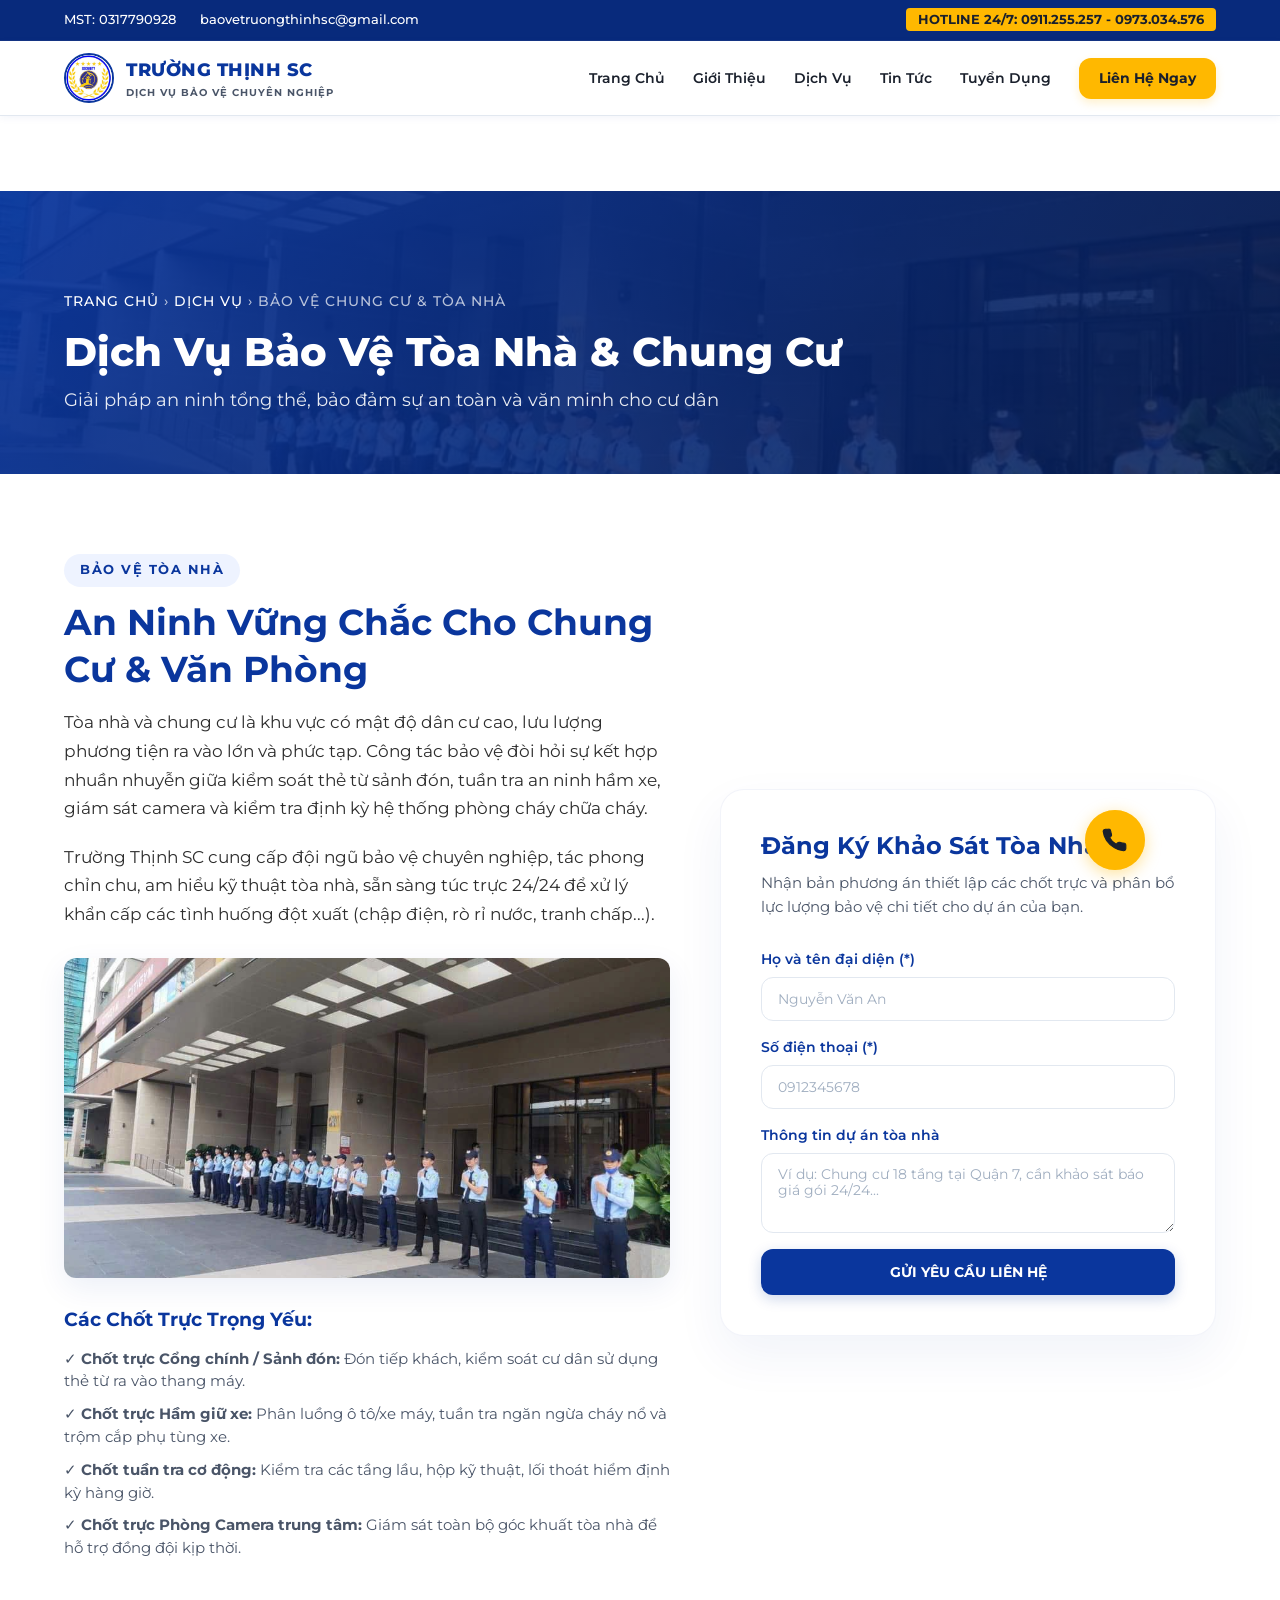
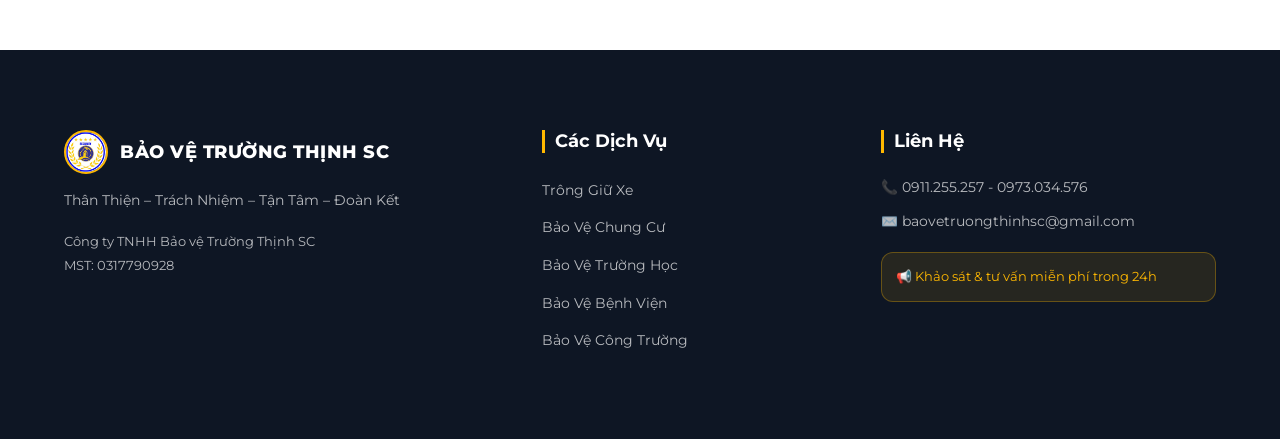
<file: dich-vu-bao-ve-an-ninh-toa-nha-chung-cu.html>
<!DOCTYPE html>
<html lang="vi">
<head>
    <meta charset="UTF-8">
    <meta name="viewport" content="width=device-width, initial-scale=1.0">
    <title>Bảo Vệ An Ninh Tòa Nhà Chung Cư | Bảo Vệ Trường Thịnh SC</title>
    <meta name="description" content="Trường Thịnh SC cung cấp dịch vụ bảo vệ tòa nhà văn phòng, chung cư cao cấp. Lực lượng kiểm soát sảnh, tuần tra căn hộ, ứng cứu sự cố cháy nổ 24/7.">
    <link rel="preconnect" href="https://fonts.googleapis.com">
    <link rel="preconnect" href="https://fonts.gstatic.com" crossorigin>
    <link href="https://fonts.googleapis.com/css2?family=Montserrat:wght@300;400;500;600;700;800&display=swap" rel="stylesheet">
    <link rel="stylesheet" href="styles.css">
    <link rel="stylesheet" href="pages.css">
</head>
<body>
    <div class="top-info-bar">
        <div class="container top-info-container">
            <div class="top-info-left"><span>MST: 0317790928</span><span>baovetruongthinhsc@gmail.com</span></div>
            <div class="top-info-right"><span class="hotline-highlight">HOTLINE 24/7: 0911.255.257 - 0973.034.576</span></div>
        </div>
    </div>
    <header class="main-header" id="header">
        <div class="container header-container">
            <a href="index.html" class="logo">
                <img src="assets/logo.jpg" alt="Logo Trường Thịnh SC" class="logo-img">
                <div class="logo-text"><span class="brand-name">TRƯỜNG THỊNH SC</span><span class="brand-sub">DỊCH VỤ BẢO VỆ CHUYÊN NGHIỆP</span></div>
            </a>
            <nav class="nav-menu">
                <a href="index.html" class="nav-link">Trang Chủ</a>
                <a href="gioi-thieu.html" class="nav-link">Giới Thiệu</a>
                <a href="dich-vu.html" class="nav-link active">Dịch Vụ</a>
                <a href="tin-tuc.html" class="nav-link">Tin Tức</a>
                <a href="tuyen-dung.html" class="nav-link">Tuyển Dụng</a>
                <a href="lien-he.html" class="nav-btn">Liên Hệ Ngay</a>
            </nav>
            <button class="mobile-toggle" id="mobile-toggle-btn"><span></span><span></span><span></span></button>
        </div>
    </header>
    <div class="mobile-drawer" id="mobile-drawer">
        <nav class="mobile-nav">
            <a href="index.html" class="mobile-link">Trang Chủ</a>
            <a href="gioi-thieu.html" class="mobile-link">Giới Thiệu</a>
            <a href="dich-vu.html" class="mobile-link">Dịch Vụ</a>
            <a href="tin-tuc.html" class="mobile-link">Tin Tức</a>
            <a href="tuyen-dung.html" class="mobile-link">Tuyển Dụng</a>
            <a href="lien-he.html" class="mobile-btn">Liên Hệ Ngay</a>
        </nav>
    </div>

    <main>
        <div class="page-hero" style="background-image:url('assets/guards_building.jpg')">
            <div class="page-hero-overlay"></div>
            <div class="container page-hero-content">
                <div class="breadcrumb"><a href="index.html">Trang Chủ</a> › <a href="dich-vu.html">Dịch Vụ</a> › Bảo vệ Chung Cư & Tòa Nhà</div>
                <h1>Dịch Vụ Bảo Vệ Tòa Nhà & Chung Cư</h1>
                <p>Giải pháp an ninh tổng thể, bảo đảm sự an toàn và văn minh cho cư dân</p>
            </div>
        </div>

        <section class="section">
            <div class="container about-container">
                <div class="about-left">
                    <span class="section-tag">BẢO VỆ TÒA NHÀ</span>
                    <h2 class="section-title">An Ninh Vững Chắc Cho Chung Cư & Văn Phòng</h2>
                    <p class="about-p">Tòa nhà và chung cư là khu vực có mật độ dân cư cao, lưu lượng phương tiện ra vào lớn và phức tạp. Công tác bảo vệ đòi hỏi sự kết hợp nhuần nhuyễn giữa kiểm soát thẻ từ sảnh đón, tuần tra an ninh hầm xe, giám sát camera và kiểm tra định kỳ hệ thống phòng cháy chữa cháy.</p>
                    <p class="about-p">Trường Thịnh SC cung cấp đội ngũ bảo vệ chuyên nghiệp, tác phong chỉn chu, am hiểu kỹ thuật tòa nhà, sẵn sàng túc trực 24/24 để xử lý khẩn cấp các tình huống đột xuất (chập điện, rò rỉ nước, tranh chấp...).</p>
                    
                    <div style="margin: 30px 0; border-radius: var(--radius-md); overflow: hidden; box-shadow: var(--shadow-md);">
                        <img src="assets/guards_building.jpg" alt="Dịch vụ bảo vệ chung cư tòa nhà" style="width: 100%; height: 320px; object-fit: cover; display: block;">
                    </div>
                    
                    <h3 style="margin-top:25px;color:var(--color-primary);margin-bottom:15px;">Các Chốt Trực Trọng Yếu:</h3>
                    <ul class="mv-list">
                        <li>✓ <strong>Chốt trực Cổng chính / Sảnh đón:</strong> Đón tiếp khách, kiểm soát cư dân sử dụng thẻ từ ra vào thang máy.</li>
                        <li>✓ <strong>Chốt trực Hầm giữ xe:</strong> Phân luồng ô tô/xe máy, tuần tra ngăn ngừa cháy nổ và trộm cắp phụ tùng xe.</li>
                        <li>✓ <strong>Chốt tuần tra cơ động:</strong> Kiểm tra các tầng lầu, hộp kỹ thuật, lối thoát hiểm định kỳ hàng giờ.</li>
                        <li>✓ <strong>Chốt trực Phòng Camera trung tâm:</strong> Giám sát toàn bộ góc khuất tòa nhà để hỗ trợ đồng đội kịp thời.</li>
                    </ul>
                </div>
                <div class="about-right">
                    <div class="contact-form-card">
                        <h3>Đăng Ký Khảo Sát Tòa Nhà</h3>
                        <p>Nhận bản phương án thiết lập các chốt trực và phân bổ lực lượng bảo vệ chi tiết cho dự án của bạn.</p>
                        <form id="contact-form" action="lien-he.html" method="get">
                            <input type="hidden" name="service" value="chung-cu">
                            <div class="form-group">
                                <label for="c-name">Họ và tên đại diện (*)</label>
                                <input type="text" id="c-name" required placeholder="Nguyễn Văn An">
                            </div>
                            <div class="form-group">
                                <label for="c-phone">Số điện thoại (*)</label>
                                <input type="tel" id="c-phone" required placeholder="0912345678">
                            </div>
                            <div class="form-group">
                                <label for="c-msg">Thông tin dự án tòa nhà</label>
                                <textarea id="c-msg" rows="3" placeholder="Ví dụ: Chung cư 18 tầng tại Quận 7, cần khảo sát báo giá gói 24/24..."></textarea>
                            </div>
                            <button type="submit" class="btn btn-submit-contact" style="width:100%;">GỬI YÊU CẦU LIÊN HỆ</button>
                        </form>
                    </div>
                </div>
            </div>
        </section>
    </main>

    <footer class="main-footer">
        <div class="container footer-container">
            <div class="footer-left">
                <div class="footer-brand"><img src="assets/logo.jpg" alt="Logo" class="footer-logo-img"><h4>BẢO VỆ TRƯỜNG THỊNH SC</h4></div>
                <p class="footer-desc">Thân Thiện – Trách Nhiệm – Tận Tâm – Đoàn Kết</p>
                <div class="footer-legal"><p>Công ty TNHH Bảo vệ Trường Thịnh SC</p><p>MST: 0317790928</p></div>
            </div>
            <div class="footer-center">
                <h4>Các Dịch Vụ</h4>
                <ul class="footer-links">
                    <li><a href="dich-vu-trong-giu-xe.html">Trông Giữ Xe</a></li>
                    <li><a href="dich-vu-bao-ve-an-ninh-toa-nha-chung-cu.html">Bảo Vệ Chung Cư</a></li>
                    <li><a href="dich-vu-bao-ve-an-ninh-truong-hoc.html">Bảo Vệ Trường Học</a></li>
                    <li><a href="dich-vu-bao-ve-benh-vien.html">Bảo Vệ Bệnh Viện</a></li>
                    <li><a href="dich-vu-bao-ve-cong-truong-xay-dung.html">Bảo Vệ Công Trường</a></li>
                </ul>
            </div>
            <div class="footer-right">
                <h4>Liên Hệ</h4>
                <p>📞 0911.255.257 - 0973.034.576</p>
                <p>✉️ baovetruongthinhsc@gmail.com</p>
                <div class="footer-alert-box">📢 Khảo sát & tư vấn miễn phí trong 24h</div>
            </div>
        </div>
    </footer>

    <a href="tel:0911255257" class="floating-hotline"><div class="phone-ring-wave"></div><div class="phone-icon-circle"><svg viewBox="0 0 24 24" fill="currentColor" class="floating-phone-svg"><path d="M22 16.92v3a2 2 0 0 1-2.18 2 19.79 19.79 0 0 1-8.63-3.07A19.5 19.5 0 0 1 4.13 12.5a19.79 19.79 0 0 1-3.07-8.67A2 2 0 0 1 3.04 2h3a2 2 0 0 1 2 1.72c.127.96.361 1.903.7 2.81a2 2 0 0 1-.45 2.11L7.09 9.91a16 16 0 0 0 6 6l1.27-1.27a2 2 0 0 1 2.11-.45c.907.339 1.85.573 2.81.7A2 2 0 0 1 22 16.92z"/></svg></div><span class="floating-phone-label">Gọi ngay</span></a>
    <script src="script.js"></script>
</body>
</html>
</file>
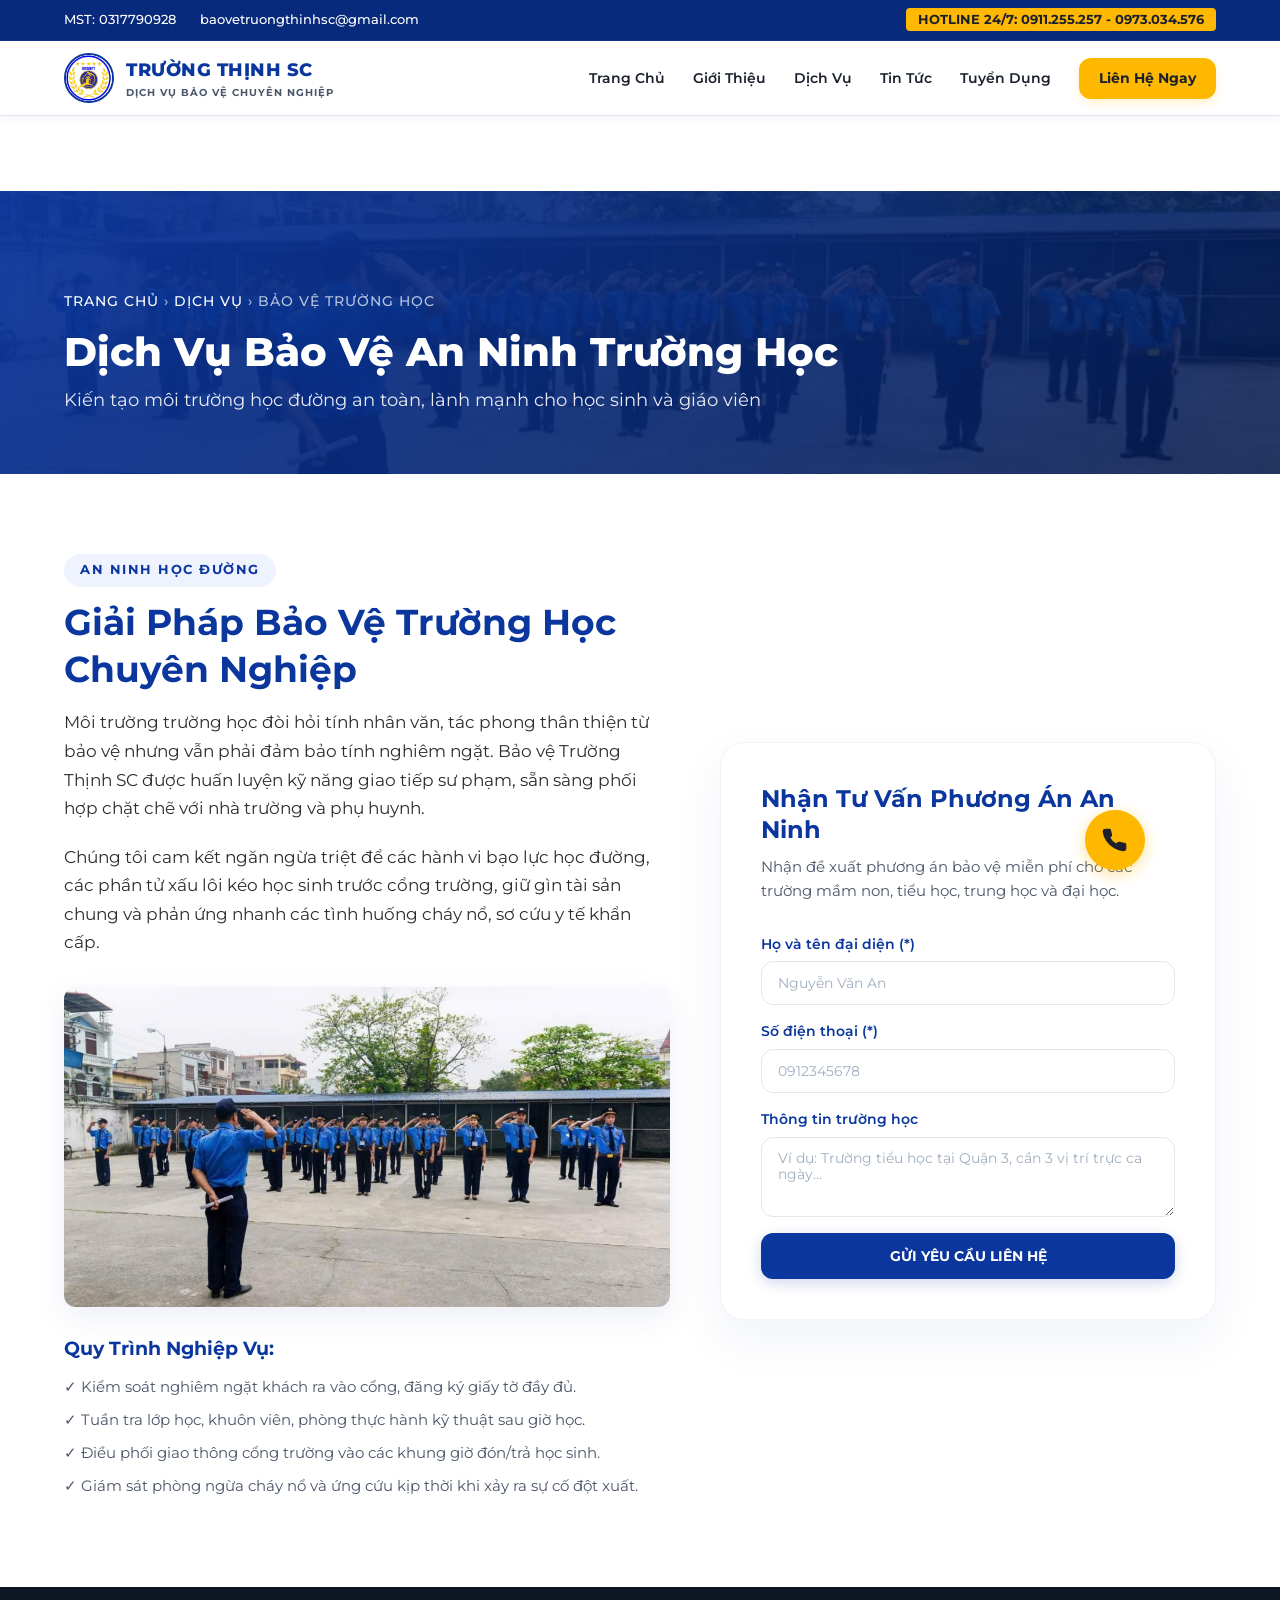
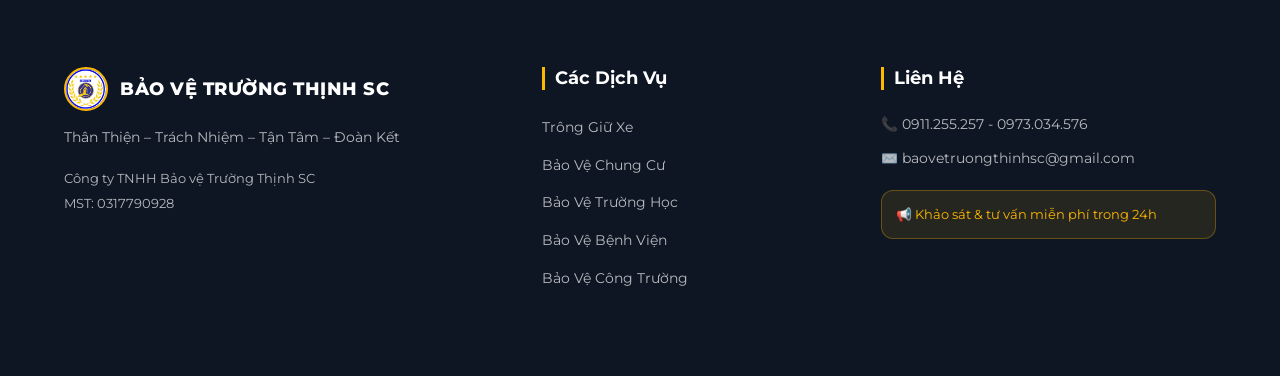
<file: dich-vu-bao-ve-an-ninh-truong-hoc.html>
<!DOCTYPE html>
<html lang="vi">
<head>
    <meta charset="UTF-8">
    <meta name="viewport" content="width=device-width, initial-scale=1.0">
    <title>Dịch Vụ Bảo Vệ An Ninh Trường Học | Bảo Vệ Trường Thịnh SC</title>
    <meta name="description" content="Trường Thịnh SC cung cấp giải pháp bảo vệ an ninh học đường, kiểm soát vào ra cổng trường, ngăn chặn bạo lực học đường, mang lại sự an tâm tuyệt đối cho phụ huynh học sinh.">
    <link rel="preconnect" href="https://fonts.googleapis.com">
    <link rel="preconnect" href="https://fonts.gstatic.com" crossorigin>
    <link href="https://fonts.googleapis.com/css2?family=Montserrat:wght@300;400;500;600;700;800&display=swap" rel="stylesheet">
    <link rel="stylesheet" href="styles.css">
    <link rel="stylesheet" href="pages.css">
</head>
<body>
    <div class="top-info-bar">
        <div class="container top-info-container">
            <div class="top-info-left"><span>MST: 0317790928</span><span>baovetruongthinhsc@gmail.com</span></div>
            <div class="top-info-right"><span class="hotline-highlight">HOTLINE 24/7: 0911.255.257 - 0973.034.576</span></div>
        </div>
    </div>
    <header class="main-header" id="header">
        <div class="container header-container">
            <a href="index.html" class="logo">
                <img src="assets/logo.jpg" alt="Logo Trường Thịnh SC" class="logo-img">
                <div class="logo-text"><span class="brand-name">TRƯỜNG THỊNH SC</span><span class="brand-sub">DỊCH VỤ BẢO VỆ CHUYÊN NGHIỆP</span></div>
            </a>
            <nav class="nav-menu">
                <a href="index.html" class="nav-link">Trang Chủ</a>
                <a href="gioi-thieu.html" class="nav-link">Giới Thiệu</a>
                <a href="dich-vu.html" class="nav-link active">Dịch Vụ</a>
                <a href="tin-tuc.html" class="nav-link">Tin Tức</a>
                <a href="tuyen-dung.html" class="nav-link">Tuyển Dụng</a>
                <a href="lien-he.html" class="nav-btn">Liên Hệ Ngay</a>
            </nav>
            <button class="mobile-toggle" id="mobile-toggle-btn"><span></span><span></span><span></span></button>
        </div>
    </header>
    <div class="mobile-drawer" id="mobile-drawer">
        <nav class="mobile-nav">
            <a href="index.html" class="mobile-link">Trang Chủ</a>
            <a href="gioi-thieu.html" class="mobile-link">Giới Thiệu</a>
            <a href="dich-vu.html" class="mobile-link">Dịch Vụ</a>
            <a href="tin-tuc.html" class="mobile-link">Tin Tức</a>
            <a href="tuyen-dung.html" class="mobile-link">Tuyển Dụng</a>
            <a href="lien-he.html" class="mobile-btn">Liên Hệ Ngay</a>
        </nav>
    </div>

    <main>
        <div class="page-hero" style="background-image:url('assets/guards_courtyard.jpg')">
            <div class="page-hero-overlay"></div>
            <div class="container page-hero-content">
                <div class="breadcrumb"><a href="index.html">Trang Chủ</a> › <a href="dich-vu.html">Dịch Vụ</a> › Bảo vệ Trường Học</div>
                <h1>Dịch Vụ Bảo Vệ An Ninh Trường Học</h1>
                <p>Kiến tạo môi trường học đường an toàn, lành mạnh cho học sinh và giáo viên</p>
            </div>
        </div>

        <section class="section">
            <div class="container about-container">
                <div class="about-left">
                    <span class="section-tag">AN NINH HỌC ĐƯỜNG</span>
                    <h2 class="section-title">Giải Pháp Bảo Vệ Trường Học Chuyên Nghiệp</h2>
                    <p class="about-p">Môi trường trường học đòi hỏi tính nhân văn, tác phong thân thiện từ bảo vệ nhưng vẫn phải đảm bảo tính nghiêm ngặt. Bảo vệ Trường Thịnh SC được huấn luyện kỹ năng giao tiếp sư phạm, sẵn sàng phối hợp chặt chẽ với nhà trường và phụ huynh.</p>
                    <p class="about-p">Chúng tôi cam kết ngăn ngừa triệt để các hành vi bạo lực học đường, các phần tử xấu lôi kéo học sinh trước cổng trường, giữ gìn tài sản chung và phản ứng nhanh các tình huống cháy nổ, sơ cứu y tế khẩn cấp.</p>
                    
                    <div style="margin: 30px 0; border-radius: var(--radius-md); overflow: hidden; box-shadow: var(--shadow-md);">
                        <img src="assets/guards_courtyard.jpg" alt="Dịch vụ bảo vệ trường học chuyên nghiệp" style="width: 100%; height: 320px; object-fit: cover; display: block;">
                    </div>
                    
                    <h3 style="margin-top:25px;color:var(--color-primary);margin-bottom:15px;">Quy Trình Nghiệp Vụ:</h3>
                    <ul class="mv-list">
                        <li>✓ Kiểm soát nghiêm ngặt khách ra vào cổng, đăng ký giấy tờ đầy đủ.</li>
                        <li>✓ Tuần tra lớp học, khuôn viên, phòng thực hành kỹ thuật sau giờ học.</li>
                        <li>✓ Điều phối giao thông cổng trường vào các khung giờ đón/trả học sinh.</li>
                        <li>✓ Giám sát phòng ngừa cháy nổ và ứng cứu kịp thời khi xảy ra sự cố đột xuất.</li>
                    </ul>
                </div>
                <div class="about-right">
                    <div class="contact-form-card">
                        <h3>Nhận Tư Vấn Phương Án An Ninh</h3>
                        <p>Nhận đề xuất phương án bảo vệ miễn phí cho các trường mầm non, tiểu học, trung học và đại học.</p>
                        <form id="contact-form" action="lien-he.html" method="get">
                            <input type="hidden" name="service" value="truong-hoc">
                            <div class="form-group">
                                <label for="c-name">Họ và tên đại diện (*)</label>
                                <input type="text" id="c-name" required placeholder="Nguyễn Văn An">
                            </div>
                            <div class="form-group">
                                <label for="c-phone">Số điện thoại (*)</label>
                                <input type="tel" id="c-phone" required placeholder="0912345678">
                            </div>
                            <div class="form-group">
                                <label for="c-msg">Thông tin trường học</label>
                                <textarea id="c-msg" rows="3" placeholder="Ví dụ: Trường tiểu học tại Quận 3, cần 3 vị trí trực ca ngày..."></textarea>
                            </div>
                            <button type="submit" class="btn btn-submit-contact" style="width:100%;">GỬI YÊU CẦU LIÊN HỆ</button>
                        </form>
                    </div>
                </div>
            </div>
        </section>
    </main>

    <footer class="main-footer">
        <div class="container footer-container">
            <div class="footer-left">
                <div class="footer-brand"><img src="assets/logo.jpg" alt="Logo" class="footer-logo-img"><h4>BẢO VỆ TRƯỜNG THỊNH SC</h4></div>
                <p class="footer-desc">Thân Thiện – Trách Nhiệm – Tận Tâm – Đoàn Kết</p>
                <div class="footer-legal"><p>Công ty TNHH Bảo vệ Trường Thịnh SC</p><p>MST: 0317790928</p></div>
            </div>
            <div class="footer-center">
                <h4>Các Dịch Vụ</h4>
                <ul class="footer-links">
                    <li><a href="dich-vu-trong-giu-xe.html">Trông Giữ Xe</a></li>
                    <li><a href="dich-vu-bao-ve-an-ninh-toa-nha-chung-cu.html">Bảo Vệ Chung Cư</a></li>
                    <li><a href="dich-vu-bao-ve-an-ninh-truong-hoc.html">Bảo Vệ Trường Học</a></li>
                    <li><a href="dich-vu-bao-ve-benh-vien.html">Bảo Vệ Bệnh Viện</a></li>
                    <li><a href="dich-vu-bao-ve-cong-truong-xay-dung.html">Bảo Vệ Công Trường</a></li>
                </ul>
            </div>
            <div class="footer-right">
                <h4>Liên Hệ</h4>
                <p>📞 0911.255.257 - 0973.034.576</p>
                <p>✉️ baovetruongthinhsc@gmail.com</p>
                <div class="footer-alert-box">📢 Khảo sát & tư vấn miễn phí trong 24h</div>
            </div>
        </div>
    </footer>

    <a href="tel:0911255257" class="floating-hotline"><div class="phone-ring-wave"></div><div class="phone-icon-circle"><svg viewBox="0 0 24 24" fill="currentColor" class="floating-phone-svg"><path d="M22 16.92v3a2 2 0 0 1-2.18 2 19.79 19.79 0 0 1-8.63-3.07A19.5 19.5 0 0 1 4.13 12.5a19.79 19.79 0 0 1-3.07-8.67A2 2 0 0 1 3.04 2h3a2 2 0 0 1 2 1.72c.127.96.361 1.903.7 2.81a2 2 0 0 1-.45 2.11L7.09 9.91a16 16 0 0 0 6 6l1.27-1.27a2 2 0 0 1 2.11-.45c.907.339 1.85.573 2.81.7A2 2 0 0 1 22 16.92z"/></svg></div><span class="floating-phone-label">Gọi ngay</span></a>
    <script src="script.js"></script>
</body>
</html>
</file>
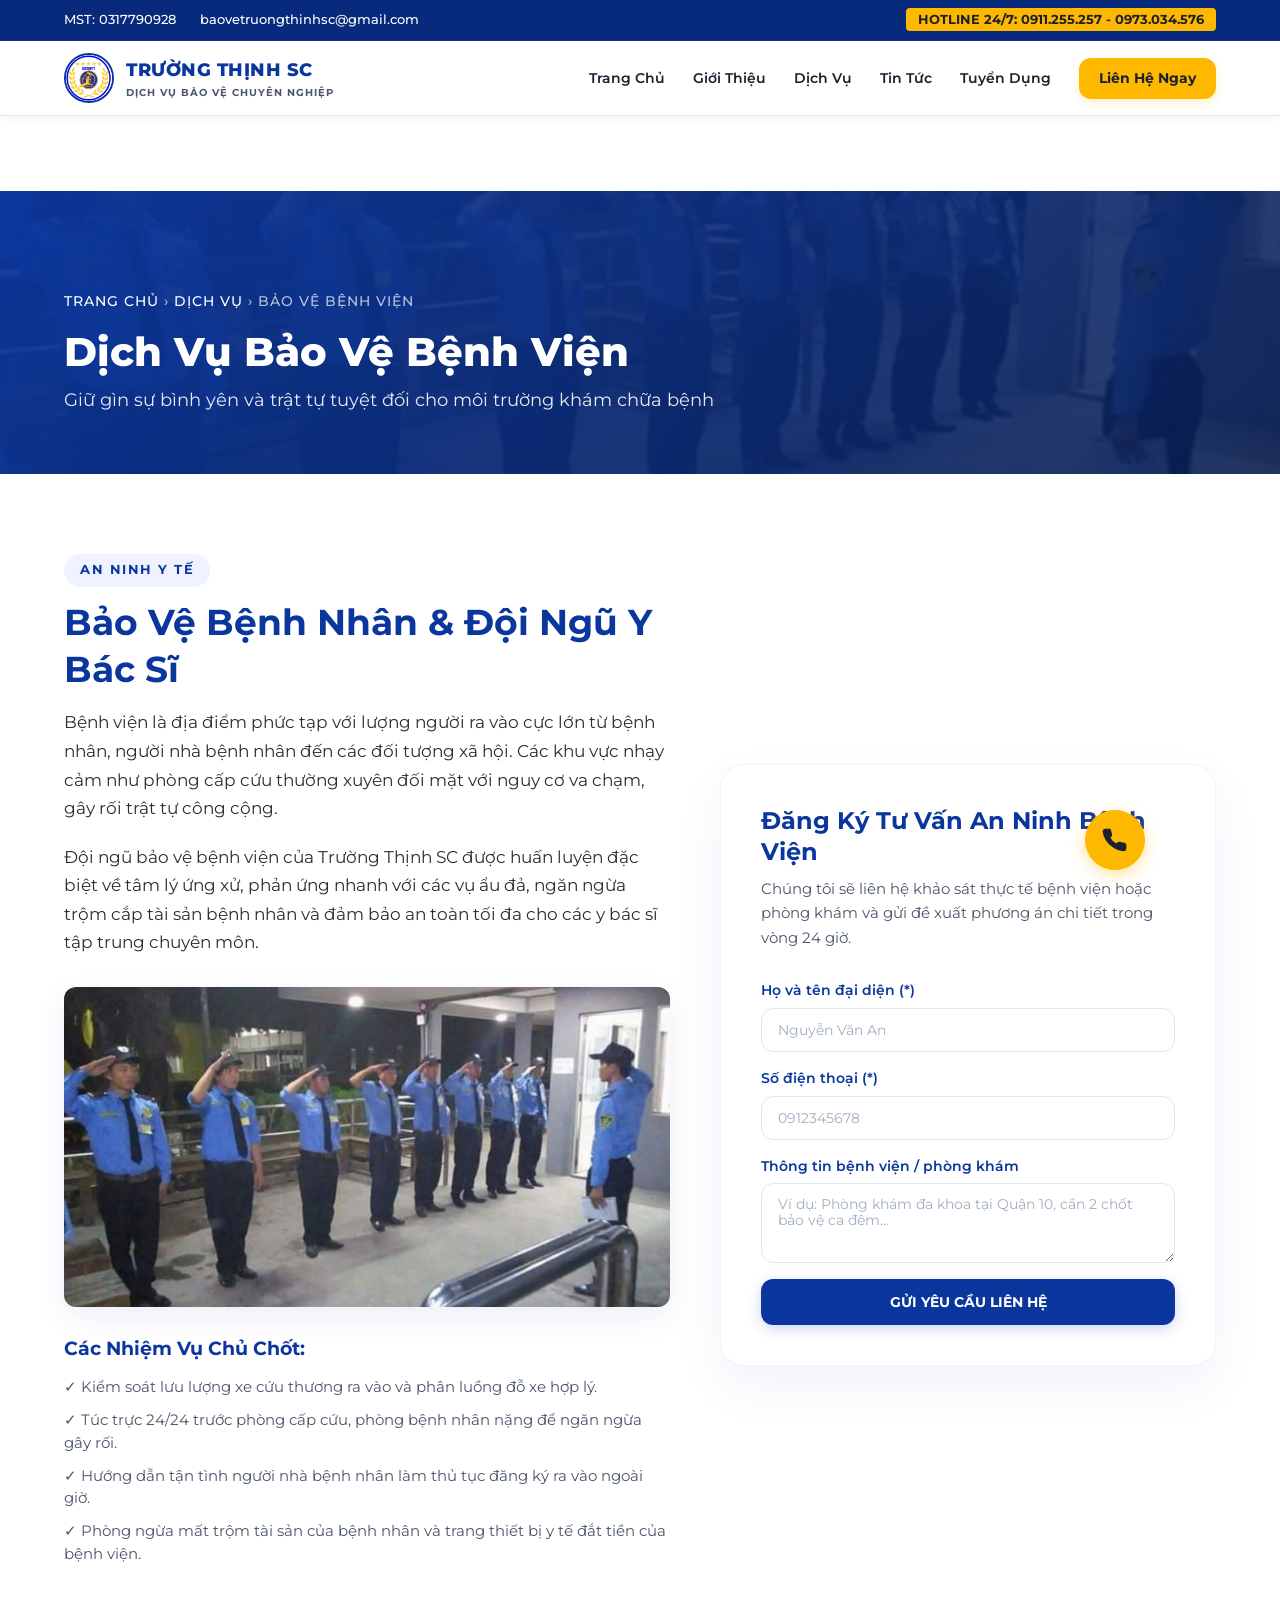
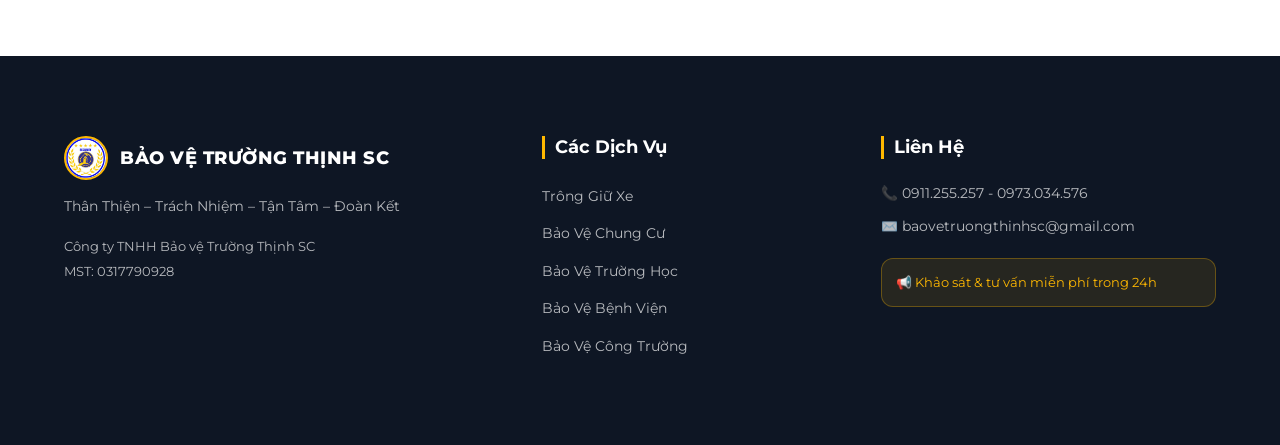
<file: dich-vu-bao-ve-benh-vien.html>
<!DOCTYPE html>
<html lang="vi">
<head>
    <meta charset="UTF-8">
    <meta name="viewport" content="width=device-width, initial-scale=1.0">
    <title>Dịch Vụ Bảo Vệ Bệnh Viện Chuyên Nghiệp | Bảo Vệ Trường Thịnh SC</title>
    <meta name="description" content="Trường Thịnh SC cung cấp giải pháp bảo vệ an ninh bệnh viện, cơ sở khám chữa bệnh. Đội ngũ xử lý nhanh va chạm, bảo vệ y bác sĩ và tài sản của bệnh nhân.">
    <link rel="preconnect" href="https://fonts.googleapis.com">
    <link rel="preconnect" href="https://fonts.gstatic.com" crossorigin>
    <link href="https://fonts.googleapis.com/css2?family=Montserrat:wght@300;400;500;600;700;800&display=swap" rel="stylesheet">
    <link rel="stylesheet" href="styles.css">
    <link rel="stylesheet" href="pages.css">
</head>
<body>
    <div class="top-info-bar">
        <div class="container top-info-container">
            <div class="top-info-left"><span>MST: 0317790928</span><span>baovetruongthinhsc@gmail.com</span></div>
            <div class="top-info-right"><span class="hotline-highlight">HOTLINE 24/7: 0911.255.257 - 0973.034.576</span></div>
        </div>
    </div>
    <header class="main-header" id="header">
        <div class="container header-container">
            <a href="index.html" class="logo">
                <img src="assets/logo.jpg" alt="Logo Trường Thịnh SC" class="logo-img">
                <div class="logo-text"><span class="brand-name">TRƯỜNG THỊNH SC</span><span class="brand-sub">DỊCH VỤ BẢO VỆ CHUYÊN NGHIỆP</span></div>
            </a>
            <nav class="nav-menu">
                <a href="index.html" class="nav-link">Trang Chủ</a>
                <a href="gioi-thieu.html" class="nav-link">Giới Thiệu</a>
                <a href="dich-vu.html" class="nav-link active">Dịch Vụ</a>
                <a href="tin-tuc.html" class="nav-link">Tin Tức</a>
                <a href="tuyen-dung.html" class="nav-link">Tuyển Dụng</a>
                <a href="lien-he.html" class="nav-btn">Liên Hệ Ngay</a>
            </nav>
            <button class="mobile-toggle" id="mobile-toggle-btn"><span></span><span></span><span></span></button>
        </div>
    </header>
    <div class="mobile-drawer" id="mobile-drawer">
        <nav class="mobile-nav">
            <a href="index.html" class="mobile-link">Trang Chủ</a>
            <a href="gioi-thieu.html" class="mobile-link">Giới Thiệu</a>
            <a href="dich-vu.html" class="mobile-link">Dịch Vụ</a>
            <a href="tin-tuc.html" class="mobile-link">Tin Tức</a>
            <a href="tuyen-dung.html" class="mobile-link">Tuyển Dụng</a>
            <a href="lien-he.html" class="mobile-btn">Liên Hệ Ngay</a>
        </nav>
    </div>

    <main>
        <div class="page-hero" style="background-image:url('assets/guards_night.jpg')">
            <div class="page-hero-overlay"></div>
            <div class="container page-hero-content">
                <div class="breadcrumb"><a href="index.html">Trang Chủ</a> › <a href="dich-vu.html">Dịch Vụ</a> › Bảo vệ Bệnh Viện</div>
                <h1>Dịch Vụ Bảo Vệ Bệnh Viện</h1>
                <p>Giữ gìn sự bình yên và trật tự tuyệt đối cho môi trường khám chữa bệnh</p>
            </div>
        </div>

        <section class="section">
            <div class="container about-container">
                <div class="about-left">
                    <span class="section-tag">AN NINH Y TẾ</span>
                    <h2 class="section-title">Bảo Vệ Bệnh Nhân & Đội Ngũ Y Bác Sĩ</h2>
                    <p class="about-p">Bệnh viện là địa điểm phức tạp với lượng người ra vào cực lớn từ bệnh nhân, người nhà bệnh nhân đến các đối tượng xã hội. Các khu vực nhạy cảm như phòng cấp cứu thường xuyên đối mặt với nguy cơ va chạm, gây rối trật tự công cộng.</p>
                    <p class="about-p">Đội ngũ bảo vệ bệnh viện của Trường Thịnh SC được huấn luyện đặc biệt về tâm lý ứng xử, phản ứng nhanh với các vụ ẩu đả, ngăn ngừa trộm cắp tài sản bệnh nhân và đảm bảo an toàn tối đa cho các y bác sĩ tập trung chuyên môn.</p>
                    
                    <div style="margin: 30px 0; border-radius: var(--radius-md); overflow: hidden; box-shadow: var(--shadow-md);">
                        <img src="assets/guards_night.jpg" alt="Dịch vụ bảo vệ bệnh viện chuyên nghiệp" style="width: 100%; height: 320px; object-fit: cover; display: block;">
                    </div>
                    
                    <h3 style="margin-top:25px;color:var(--color-primary);margin-bottom:15px;">Các Nhiệm Vụ Chủ Chốt:</h3>
                    <ul class="mv-list">
                        <li>✓ Kiểm soát lưu lượng xe cứu thương ra vào và phân luồng đỗ xe hợp lý.</li>
                        <li>✓ Túc trực 24/24 trước phòng cấp cứu, phòng bệnh nhân nặng để ngăn ngừa gây rối.</li>
                        <li>✓ Hướng dẫn tận tình người nhà bệnh nhân làm thủ tục đăng ký ra vào ngoài giờ.</li>
                        <li>✓ Phòng ngừa mất trộm tài sản của bệnh nhân và trang thiết bị y tế đắt tiền của bệnh viện.</li>
                    </ul>
                </div>
                <div class="about-right">
                    <div class="contact-form-card">
                        <h3>Đăng Ký Tư Vấn An Ninh Bệnh Viện</h3>
                        <p>Chúng tôi sẽ liên hệ khảo sát thực tế bệnh viện hoặc phòng khám và gửi đề xuất phương án chi tiết trong vòng 24 giờ.</p>
                        <form id="contact-form" action="lien-he.html" method="get">
                            <input type="hidden" name="service" value="benh-vien">
                            <div class="form-group">
                                <label for="c-name">Họ và tên đại diện (*)</label>
                                <input type="text" id="c-name" required placeholder="Nguyễn Văn An">
                            </div>
                            <div class="form-group">
                                <label for="c-phone">Số điện thoại (*)</label>
                                <input type="tel" id="c-phone" required placeholder="0912345678">
                            </div>
                            <div class="form-group">
                                <label for="c-msg">Thông tin bệnh viện / phòng khám</label>
                                <textarea id="c-msg" rows="3" placeholder="Ví dụ: Phòng khám đa khoa tại Quận 10, cần 2 chốt bảo vệ ca đêm..."></textarea>
                            </div>
                            <button type="submit" class="btn btn-submit-contact" style="width:100%;">GỬI YÊU CẦU LIÊN HỆ</button>
                        </form>
                    </div>
                </div>
            </div>
        </section>
    </main>

    <footer class="main-footer">
        <div class="container footer-container">
            <div class="footer-left">
                <div class="footer-brand"><img src="assets/logo.jpg" alt="Logo" class="footer-logo-img"><h4>BẢO VỆ TRƯỜNG THỊNH SC</h4></div>
                <p class="footer-desc">Thân Thiện – Trách Nhiệm – Tận Tâm – Đoàn Kết</p>
                <div class="footer-legal"><p>Công ty TNHH Bảo vệ Trường Thịnh SC</p><p>MST: 0317790928</p></div>
            </div>
            <div class="footer-center">
                <h4>Các Dịch Vụ</h4>
                <ul class="footer-links">
                    <li><a href="dich-vu-trong-giu-xe.html">Trông Giữ Xe</a></li>
                    <li><a href="dich-vu-bao-ve-an-ninh-toa-nha-chung-cu.html">Bảo Vệ Chung Cư</a></li>
                    <li><a href="dich-vu-bao-ve-an-ninh-truong-hoc.html">Bảo Vệ Trường Học</a></li>
                    <li><a href="dich-vu-bao-ve-benh-vien.html">Bảo Vệ Bệnh Viện</a></li>
                    <li><a href="dich-vu-bao-ve-cong-truong-xay-dung.html">Bảo Vệ Công Trường</a></li>
                </ul>
            </div>
            <div class="footer-right">
                <h4>Liên Hệ</h4>
                <p>📞 0911.255.257 - 0973.034.576</p>
                <p>✉️ baovetruongthinhsc@gmail.com</p>
                <div class="footer-alert-box">📢 Khảo sát & tư vấn miễn phí trong 24h</div>
            </div>
        </div>
    </footer>

    <a href="tel:0911255257" class="floating-hotline"><div class="phone-ring-wave"></div><div class="phone-icon-circle"><svg viewBox="0 0 24 24" fill="currentColor" class="floating-phone-svg"><path d="M22 16.92v3a2 2 0 0 1-2.18 2 19.79 19.79 0 0 1-8.63-3.07A19.5 19.5 0 0 1 4.13 12.5a19.79 19.79 0 0 1-3.07-8.67A2 2 0 0 1 3.04 2h3a2 2 0 0 1 2 1.72c.127.96.361 1.903.7 2.81a2 2 0 0 1-.45 2.11L7.09 9.91a16 16 0 0 0 6 6l1.27-1.27a2 2 0 0 1 2.11-.45c.907.339 1.85.573 2.81.7A2 2 0 0 1 22 16.92z"/></svg></div><span class="floating-phone-label">Gọi ngay</span></a>
    <script src="script.js"></script>
</body>
</html>
</file>
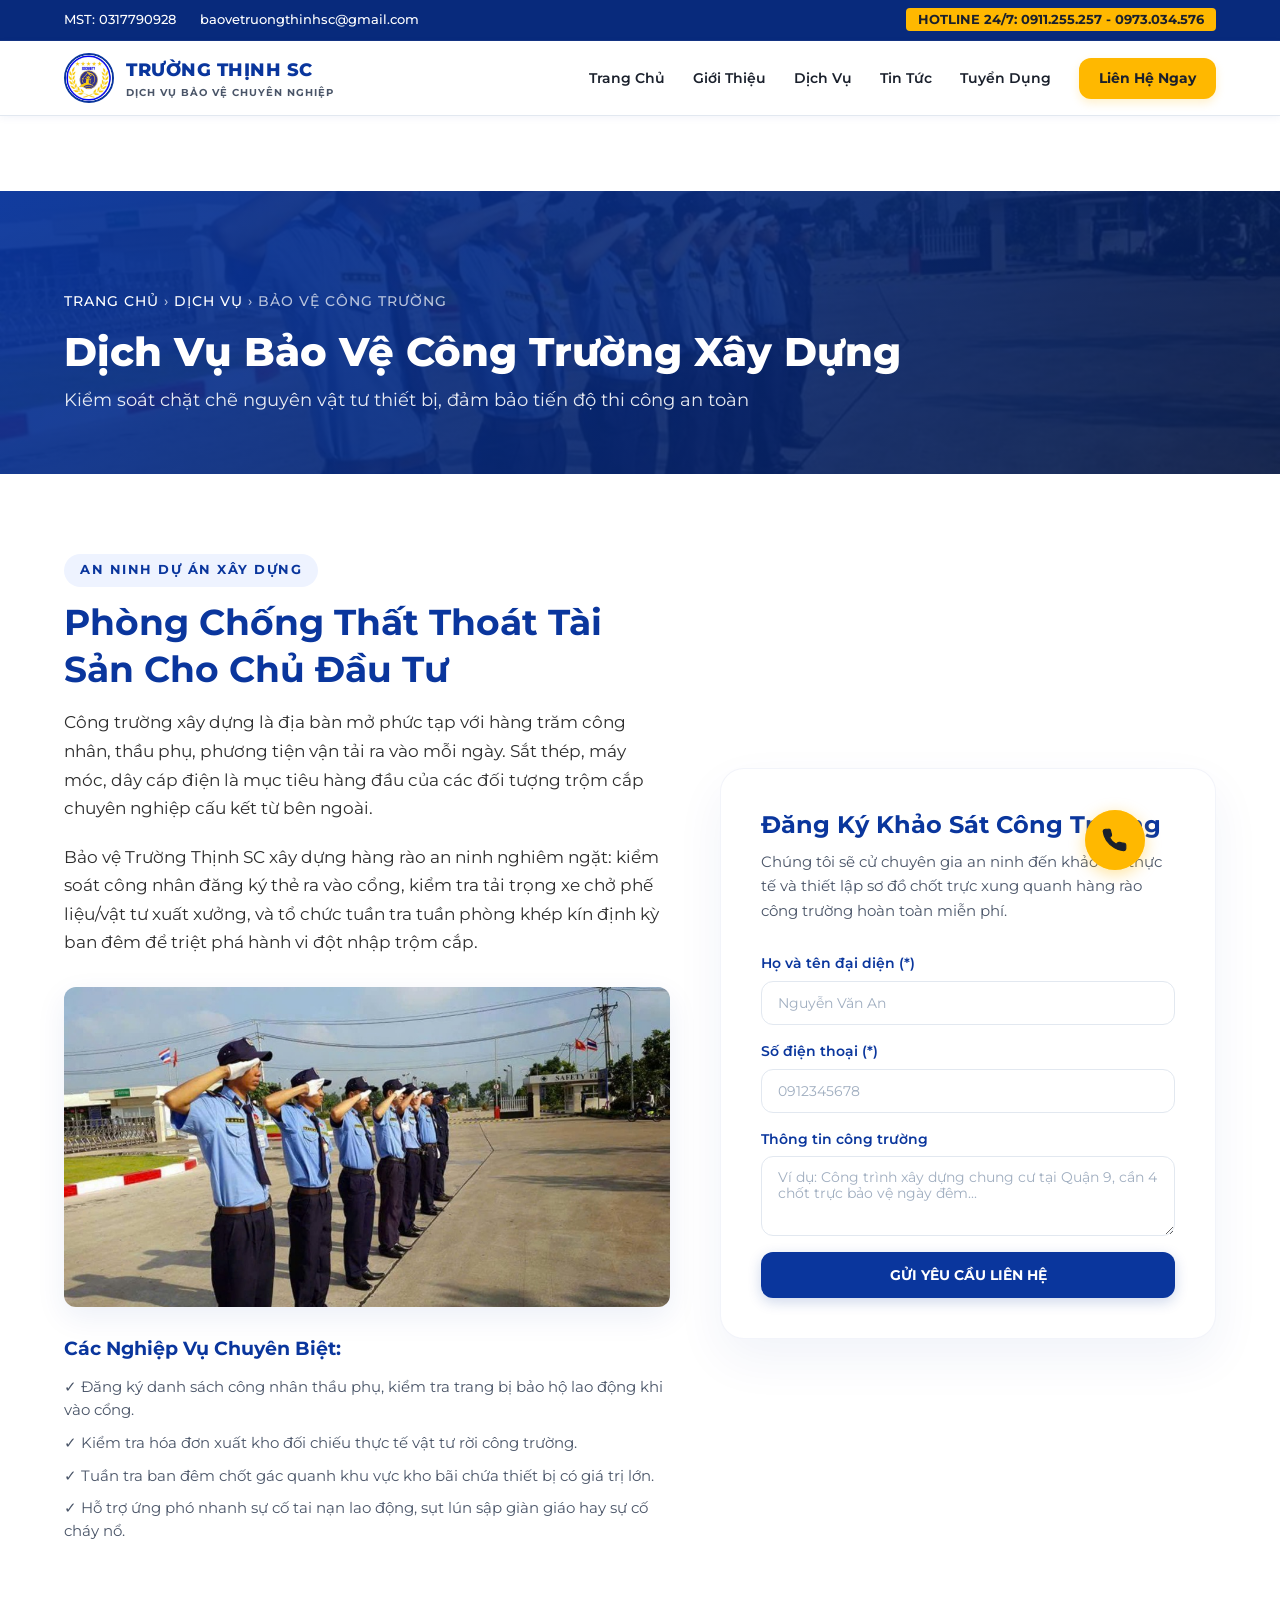
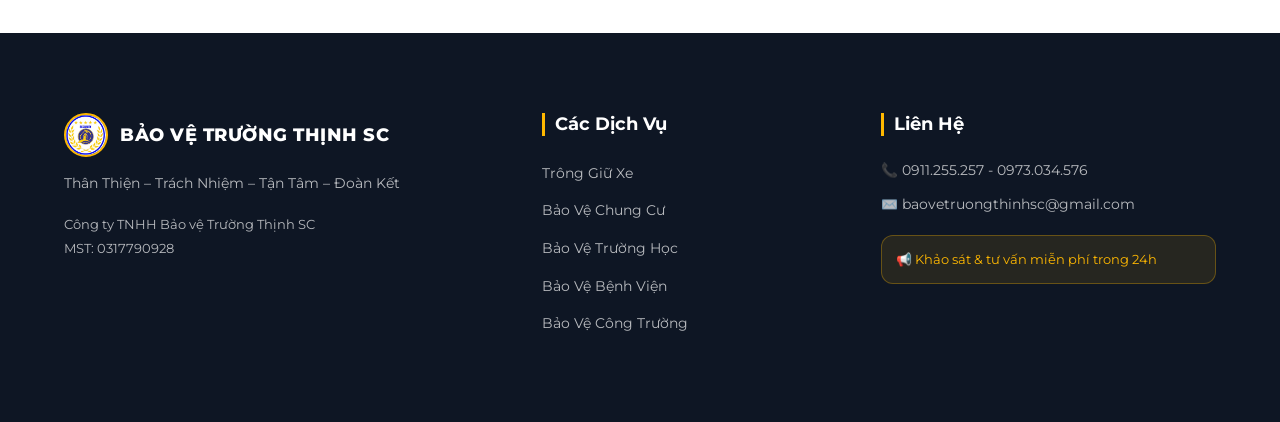
<file: dich-vu-bao-ve-cong-truong-xay-dung.html>
<!DOCTYPE html>
<html lang="vi">
<head>
    <meta charset="UTF-8">
    <meta name="viewport" content="width=device-width, initial-scale=1.0">
    <title>Dịch Vụ Bảo Vệ Công Trường Xây Dựng | Bảo Vệ Trường Thịnh SC</title>
    <meta name="description" content="Trường Thịnh SC cung cấp giải pháp bảo vệ công trường xây dựng chuyên nghiệp. Quản lý vật tư thiết bị tránh thất thoát trộm cắp, kiểm soát lao động ra vào cổng 24/7.">
    <link rel="preconnect" href="https://fonts.googleapis.com">
    <link rel="preconnect" href="https://fonts.gstatic.com" crossorigin>
    <link href="https://fonts.googleapis.com/css2?family=Montserrat:wght@300;400;500;600;700;800&display=swap" rel="stylesheet">
    <link rel="stylesheet" href="styles.css">
    <link rel="stylesheet" href="pages.css">
</head>
<body>
    <div class="top-info-bar">
        <div class="container top-info-container">
            <div class="top-info-left"><span>MST: 0317790928</span><span>baovetruongthinhsc@gmail.com</span></div>
            <div class="top-info-right"><span class="hotline-highlight">HOTLINE 24/7: 0911.255.257 - 0973.034.576</span></div>
        </div>
    </div>
    <header class="main-header" id="header">
        <div class="container header-container">
            <a href="index.html" class="logo">
                <img src="assets/logo.jpg" alt="Logo Trường Thịnh SC" class="logo-img">
                <div class="logo-text"><span class="brand-name">TRƯỜNG THỊNH SC</span><span class="brand-sub">DỊCH VỤ BẢO VỆ CHUYÊN NGHIỆP</span></div>
            </a>
            <nav class="nav-menu">
                <a href="index.html" class="nav-link">Trang Chủ</a>
                <a href="gioi-thieu.html" class="nav-link">Giới Thiệu</a>
                <a href="dich-vu.html" class="nav-link active">Dịch Vụ</a>
                <a href="tin-tuc.html" class="nav-link">Tin Tức</a>
                <a href="tuyen-dung.html" class="nav-link">Tuyển Dụng</a>
                <a href="lien-he.html" class="nav-btn">Liên Hệ Ngay</a>
            </nav>
            <button class="mobile-toggle" id="mobile-toggle-btn"><span></span><span></span><span></span></button>
        </div>
    </header>
    <div class="mobile-drawer" id="mobile-drawer">
        <nav class="mobile-nav">
            <a href="index.html" class="mobile-link">Trang Chủ</a>
            <a href="gioi-thieu.html" class="mobile-link">Giới Thiệu</a>
            <a href="dich-vu.html" class="mobile-link">Dịch Vụ</a>
            <a href="tin-tuc.html" class="mobile-link">Tin Tức</a>
            <a href="tuyen-dung.html" class="mobile-link">Tuyển Dụng</a>
            <a href="lien-he.html" class="mobile-btn">Liên Hệ Ngay</a>
        </nav>
    </div>

    <main>
        <div class="page-hero" style="background-image:url('assets/guards_saluting.jpg')">
            <div class="page-hero-overlay"></div>
            <div class="container page-hero-content">
                <div class="breadcrumb"><a href="index.html">Trang Chủ</a> › <a href="dich-vu.html">Dịch Vụ</a> › Bảo vệ Công Trường</div>
                <h1>Dịch Vụ Bảo Vệ Công Trường Xây Dựng</h1>
                <p>Kiểm soát chặt chẽ nguyên vật tư thiết bị, đảm bảo tiến độ thi công an toàn</p>
            </div>
        </div>

        <section class="section">
            <div class="container about-container">
                <div class="about-left">
                    <span class="section-tag">AN NINH DỰ ÁN XÂY DỰNG</span>
                    <h2 class="section-title">Phòng Chống Thất Thoát Tài Sản Cho Chủ Đầu Tư</h2>
                    <p class="about-p">Công trường xây dựng là địa bàn mở phức tạp với hàng trăm công nhân, thầu phụ, phương tiện vận tải ra vào mỗi ngày. Sắt thép, máy móc, dây cáp điện là mục tiêu hàng đầu của các đối tượng trộm cắp chuyên nghiệp cấu kết từ bên ngoài.</p>
                    <p class="about-p">Bảo vệ Trường Thịnh SC xây dựng hàng rào an ninh nghiêm ngặt: kiểm soát công nhân đăng ký thẻ ra vào cổng, kiểm tra tải trọng xe chở phế liệu/vật tư xuất xưởng, và tổ chức tuần tra tuần phòng khép kín định kỳ ban đêm để triệt phá hành vi đột nhập trộm cắp.</p>
                    
                    <div style="margin: 30px 0; border-radius: var(--radius-md); overflow: hidden; box-shadow: var(--shadow-md);">
                        <img src="assets/guards_saluting.jpg" alt="Dịch vụ bảo vệ công trường chuyên nghiệp" style="width: 100%; height: 320px; object-fit: cover; display: block;">
                    </div>
                    
                    <h3 style="margin-top:25px;color:var(--color-primary);margin-bottom:15px;">Các Nghiệp Vụ Chuyên Biệt:</h3>
                    <ul class="mv-list">
                        <li>✓ Đăng ký danh sách công nhân thầu phụ, kiểm tra trang bị bảo hộ lao động khi vào cổng.</li>
                        <li>✓ Kiểm tra hóa đơn xuất kho đối chiếu thực tế vật tư rời công trường.</li>
                        <li>✓ Tuần tra ban đêm chốt gác quanh khu vực kho bãi chứa thiết bị có giá trị lớn.</li>
                        <li>✓ Hỗ trợ ứng phó nhanh sự cố tai nạn lao động, sụt lún sập giàn giáo hay sự cố cháy nổ.</li>
                    </ul>
                </div>
                <div class="about-right">
                    <div class="contact-form-card">
                        <h3>Đăng Ký Khảo Sát Công Trường</h3>
                        <p>Chúng tôi sẽ cử chuyên gia an ninh đến khảo sát thực tế và thiết lập sơ đồ chốt trực xung quanh hàng rào công trường hoàn toàn miễn phí.</p>
                        <form id="contact-form" action="lien-he.html" method="get">
                            <input type="hidden" name="service" value="cong-truong">
                            <div class="form-group">
                                <label for="c-name">Họ và tên đại diện (*)</label>
                                <input type="text" id="c-name" required placeholder="Nguyễn Văn An">
                            </div>
                            <div class="form-group">
                                <label for="c-phone">Số điện thoại (*)</label>
                                <input type="tel" id="c-phone" required placeholder="0912345678">
                            </div>
                            <div class="form-group">
                                <label for="c-msg">Thông tin công trường</label>
                                <textarea id="c-msg" rows="3" placeholder="Ví dụ: Công trình xây dựng chung cư tại Quận 9, cần 4 chốt trực bảo vệ ngày đêm..."></textarea>
                            </div>
                            <button type="submit" class="btn btn-submit-contact" style="width:100%;">GỬI YÊU CẦU LIÊN HỆ</button>
                        </form>
                    </div>
                </div>
            </div>
        </section>
    </main>

    <footer class="main-footer">
        <div class="container footer-container">
            <div class="footer-left">
                <div class="footer-brand"><img src="assets/logo.jpg" alt="Logo" class="footer-logo-img"><h4>BẢO VỆ TRƯỜNG THỊNH SC</h4></div>
                <p class="footer-desc">Thân Thiện – Trách Nhiệm – Tận Tâm – Đoàn Kết</p>
                <div class="footer-legal"><p>Công ty TNHH Bảo vệ Trường Thịnh SC</p><p>MST: 0317790928</p></div>
            </div>
            <div class="footer-center">
                <h4>Các Dịch Vụ</h4>
                <ul class="footer-links">
                    <li><a href="dich-vu-trong-giu-xe.html">Trông Giữ Xe</a></li>
                    <li><a href="dich-vu-bao-ve-an-ninh-toa-nha-chung-cu.html">Bảo Vệ Chung Cư</a></li>
                    <li><a href="dich-vu-bao-ve-an-ninh-truong-hoc.html">Bảo Vệ Trường Học</a></li>
                    <li><a href="dich-vu-bao-ve-benh-vien.html">Bảo Vệ Bệnh Viện</a></li>
                    <li><a href="dich-vu-bao-ve-cong-truong-xay-dung.html">Bảo Vệ Công Trường</a></li>
                </ul>
            </div>
            <div class="footer-right">
                <h4>Liên Hệ</h4>
                <p>📞 0911.255.257 - 0973.034.576</p>
                <p>✉️ baovetruongthinhsc@gmail.com</p>
                <div class="footer-alert-box">📢 Khảo sát & tư vấn miễn phí trong 24h</div>
            </div>
        </div>
    </footer>

    <a href="tel:0911255257" class="floating-hotline"><div class="phone-ring-wave"></div><div class="phone-icon-circle"><svg viewBox="0 0 24 24" fill="currentColor" class="floating-phone-svg"><path d="M22 16.92v3a2 2 0 0 1-2.18 2 19.79 19.79 0 0 1-8.63-3.07A19.5 19.5 0 0 1 4.13 12.5a19.79 19.79 0 0 1-3.07-8.67A2 2 0 0 1 3.04 2h3a2 2 0 0 1 2 1.72c.127.96.361 1.903.7 2.81a2 2 0 0 1-.45 2.11L7.09 9.91a16 16 0 0 0 6 6l1.27-1.27a2 2 0 0 1 2.11-.45c.907.339 1.85.573 2.81.7A2 2 0 0 1 22 16.92z"/></svg></div><span class="floating-phone-label">Gọi ngay</span></a>
    <script src="script.js"></script>
</body>
</html>
</file>
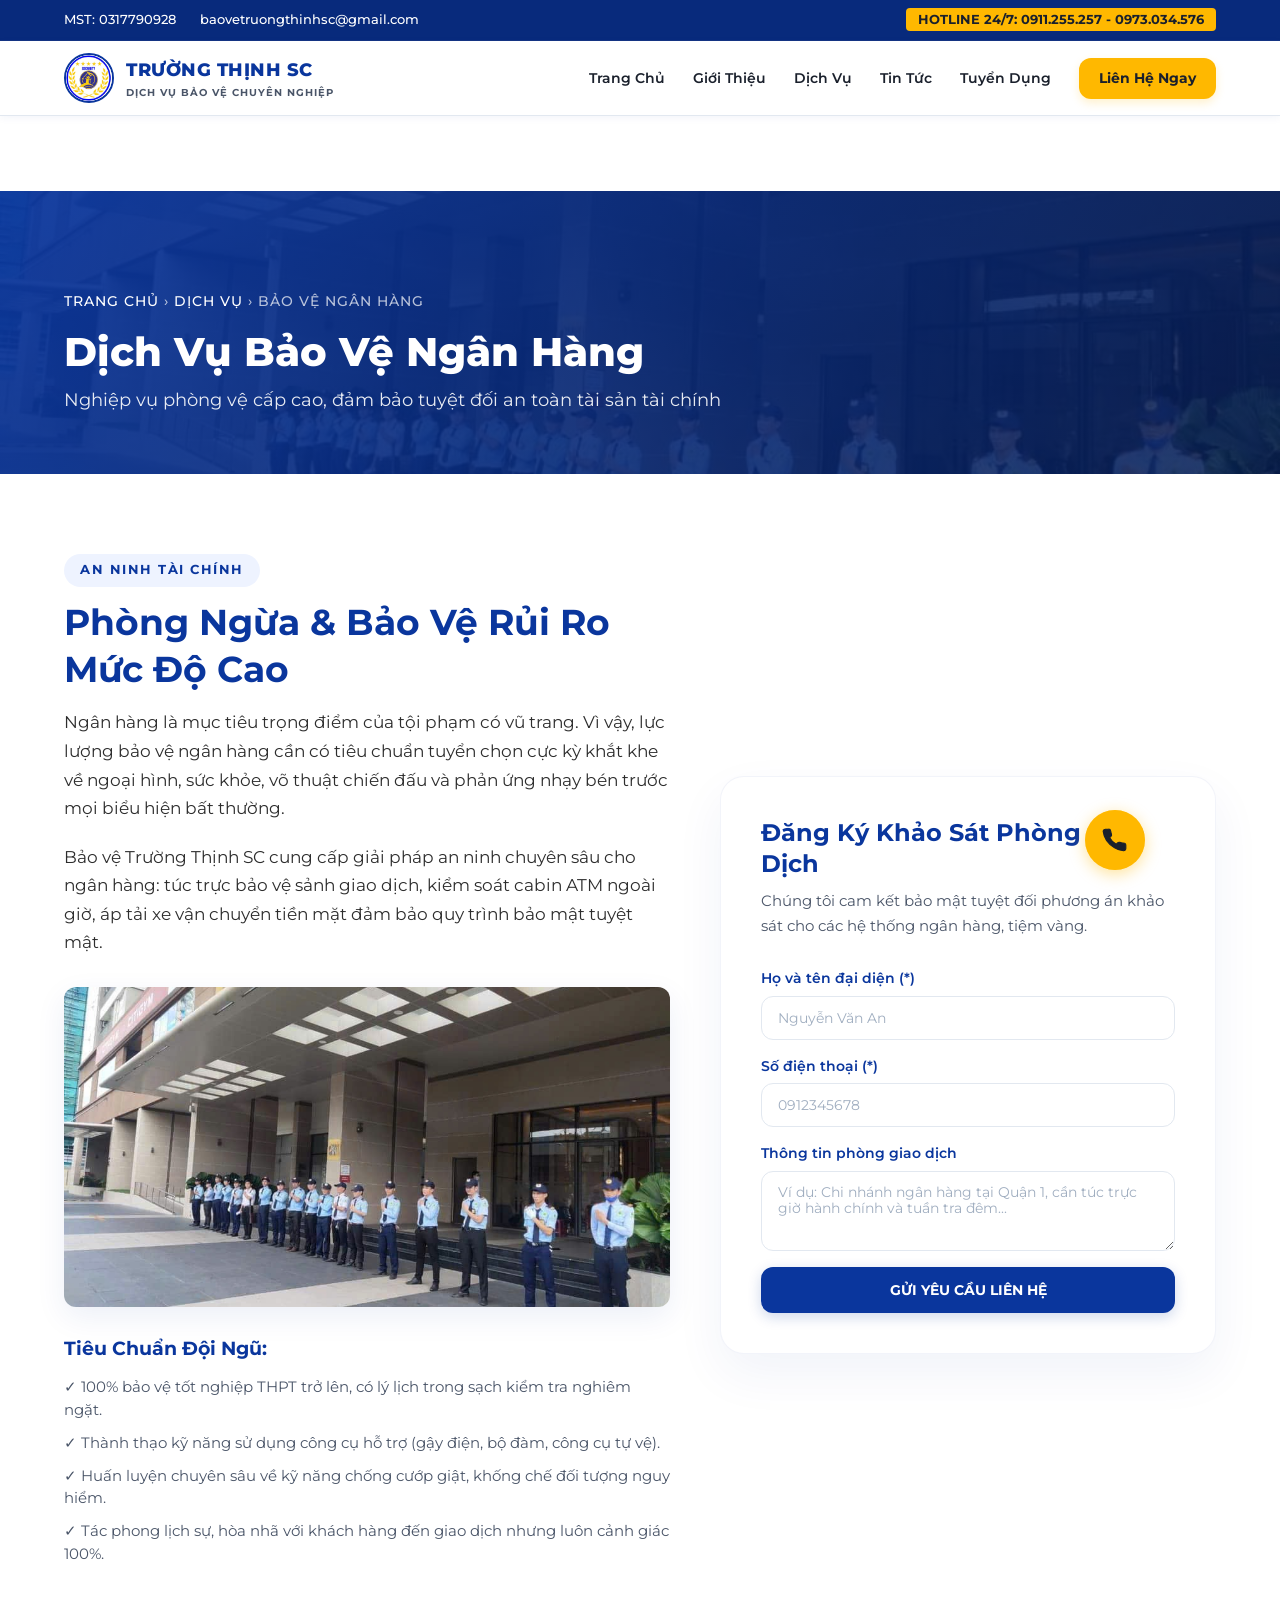
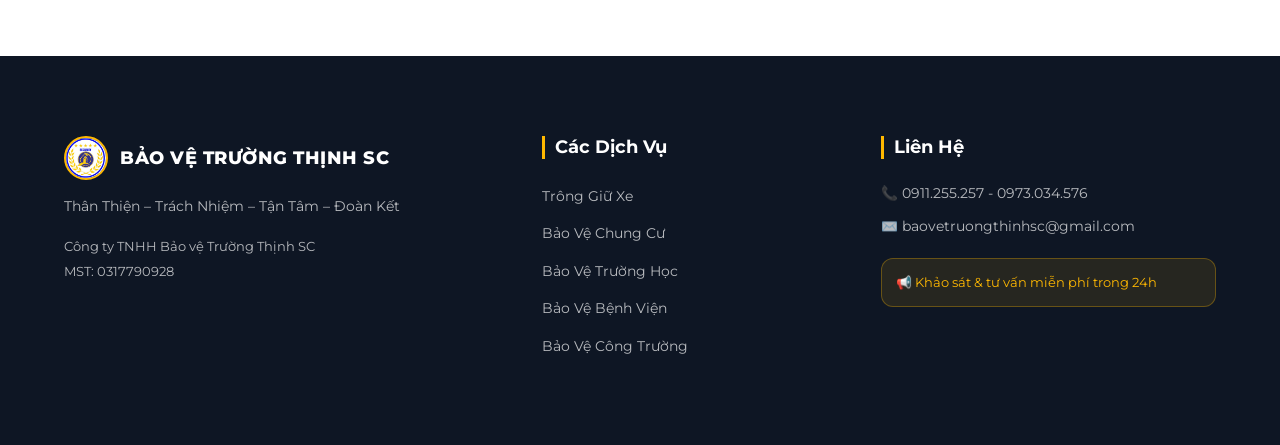
<file: dich-vu-bao-ve-ngan-hang.html>
<!DOCTYPE html>
<html lang="vi">
<head>
    <meta charset="UTF-8">
    <meta name="viewport" content="width=device-width, initial-scale=1.0">
    <title>Dịch Vụ Bảo Vệ Ngân Hàng Uy Tín | Bảo Vệ Trường Thịnh SC</title>
    <meta name="description" content="Trường Thịnh SC cung cấp giải pháp bảo vệ ngân hàng chuyên nghiệp. Đảm bảo an ninh điểm ATM, hộ tống áp tải tiền, phản ứng nhanh trước các nguy cơ cướp giật.">
    <link rel="preconnect" href="https://fonts.googleapis.com">
    <link rel="preconnect" href="https://fonts.gstatic.com" crossorigin>
    <link href="https://fonts.googleapis.com/css2?family=Montserrat:wght@300;400;500;600;700;800&display=swap" rel="stylesheet">
    <link rel="stylesheet" href="styles.css">
    <link rel="stylesheet" href="pages.css">
</head>
<body>
    <div class="top-info-bar">
        <div class="container top-info-container">
            <div class="top-info-left"><span>MST: 0317790928</span><span>baovetruongthinhsc@gmail.com</span></div>
            <div class="top-info-right"><span class="hotline-highlight">HOTLINE 24/7: 0911.255.257 - 0973.034.576</span></div>
        </div>
    </div>
    <header class="main-header" id="header">
        <div class="container header-container">
            <a href="index.html" class="logo">
                <img src="assets/logo.jpg" alt="Logo Trường Thịnh SC" class="logo-img">
                <div class="logo-text"><span class="brand-name">TRƯỜNG THỊNH SC</span><span class="brand-sub">DỊCH VỤ BẢO VỆ CHUYÊN NGHIỆP</span></div>
            </a>
            <nav class="nav-menu">
                <a href="index.html" class="nav-link">Trang Chủ</a>
                <a href="gioi-thieu.html" class="nav-link">Giới Thiệu</a>
                <a href="dich-vu.html" class="nav-link active">Dịch Vụ</a>
                <a href="tin-tuc.html" class="nav-link">Tin Tức</a>
                <a href="tuyen-dung.html" class="nav-link">Tuyển Dụng</a>
                <a href="lien-he.html" class="nav-btn">Liên Hệ Ngay</a>
            </nav>
            <button class="mobile-toggle" id="mobile-toggle-btn"><span></span><span></span><span></span></button>
        </div>
    </header>
    <div class="mobile-drawer" id="mobile-drawer">
        <nav class="mobile-nav">
            <a href="index.html" class="mobile-link">Trang Chủ</a>
            <a href="gioi-thieu.html" class="mobile-link">Giới Thiệu</a>
            <a href="dich-vu.html" class="mobile-link">Dịch Vụ</a>
            <a href="tin-tuc.html" class="mobile-link">Tin Tức</a>
            <a href="tuyen-dung.html" class="mobile-link">Tuyển Dụng</a>
            <a href="lien-he.html" class="mobile-btn">Liên Hệ Ngay</a>
        </nav>
    </div>

    <main>
        <div class="page-hero" style="background-image:url('assets/guards_building.jpg')">
            <div class="page-hero-overlay"></div>
            <div class="container page-hero-content">
                <div class="breadcrumb"><a href="index.html">Trang Chủ</a> › <a href="dich-vu.html">Dịch Vụ</a> › Bảo vệ Ngân Hàng</div>
                <h1>Dịch Vụ Bảo Vệ Ngân Hàng</h1>
                <p>Nghiệp vụ phòng vệ cấp cao, đảm bảo tuyệt đối an toàn tài sản tài chính</p>
            </div>
        </div>

        <section class="section">
            <div class="container about-container">
                <div class="about-left">
                    <span class="section-tag">AN NINH TÀI CHÍNH</span>
                    <h2 class="section-title">Phòng Ngừa & Bảo Vệ Rủi Ro Mức Độ Cao</h2>
                    <p class="about-p">Ngân hàng là mục tiêu trọng điểm của tội phạm có vũ trang. Vì vậy, lực lượng bảo vệ ngân hàng cần có tiêu chuẩn tuyển chọn cực kỳ khắt khe về ngoại hình, sức khỏe, võ thuật chiến đấu và phản ứng nhạy bén trước mọi biểu hiện bất thường.</p>
                    <p class="about-p">Bảo vệ Trường Thịnh SC cung cấp giải pháp an ninh chuyên sâu cho ngân hàng: túc trực bảo vệ sảnh giao dịch, kiểm soát cabin ATM ngoài giờ, áp tải xe vận chuyển tiền mặt đảm bảo quy trình bảo mật tuyệt mật.</p>
                    
                    <div style="margin: 30px 0; border-radius: var(--radius-md); overflow: hidden; box-shadow: var(--shadow-md);">
                        <img src="assets/guards_building.jpg" alt="Dịch vụ bảo vệ ngân hàng chuyên nghiệp" style="width: 100%; height: 320px; object-fit: cover; display: block;">
                    </div>
                    
                    <h3 style="margin-top:25px;color:var(--color-primary);margin-bottom:15px;">Tiêu Chuẩn Đội Ngũ:</h3>
                    <ul class="mv-list">
                        <li>✓ 100% bảo vệ tốt nghiệp THPT trở lên, có lý lịch trong sạch kiểm tra nghiêm ngặt.</li>
                        <li>✓ Thành thạo kỹ năng sử dụng công cụ hỗ trợ (gậy điện, bộ đàm, công cụ tự vệ).</li>
                        <li>✓ Huấn luyện chuyên sâu về kỹ năng chống cướp giật, khống chế đối tượng nguy hiểm.</li>
                        <li>✓ Tác phong lịch sự, hòa nhã với khách hàng đến giao dịch nhưng luôn cảnh giác 100%.</li>
                    </ul>
                </div>
                <div class="about-right">
                    <div class="contact-form-card">
                        <h3>Đăng Ký Khảo Sát Phòng Giao Dịch</h3>
                        <p>Chúng tôi cam kết bảo mật tuyệt đối phương án khảo sát cho các hệ thống ngân hàng, tiệm vàng.</p>
                        <form id="contact-form" action="lien-he.html" method="get">
                            <input type="hidden" name="service" value="ngan-hang">
                            <div class="form-group">
                                <label for="c-name">Họ và tên đại diện (*)</label>
                                <input type="text" id="c-name" required placeholder="Nguyễn Văn An">
                            </div>
                            <div class="form-group">
                                <label for="c-phone">Số điện thoại (*)</label>
                                <input type="tel" id="c-phone" required placeholder="0912345678">
                            </div>
                            <div class="form-group">
                                <label for="c-msg">Thông tin phòng giao dịch</label>
                                <textarea id="c-msg" rows="3" placeholder="Ví dụ: Chi nhánh ngân hàng tại Quận 1, cần túc trực giờ hành chính và tuần tra đêm..."></textarea>
                            </div>
                            <button type="submit" class="btn btn-submit-contact" style="width:100%;">GỬI YÊU CẦU LIÊN HỆ</button>
                        </form>
                    </div>
                </div>
            </div>
        </section>
    </main>

    <footer class="main-footer">
        <div class="container footer-container">
            <div class="footer-left">
                <div class="footer-brand"><img src="assets/logo.jpg" alt="Logo" class="footer-logo-img"><h4>BẢO VỆ TRƯỜNG THỊNH SC</h4></div>
                <p class="footer-desc">Thân Thiện – Trách Nhiệm – Tận Tâm – Đoàn Kết</p>
                <div class="footer-legal"><p>Công ty TNHH Bảo vệ Trường Thịnh SC</p><p>MST: 0317790928</p></div>
            </div>
            <div class="footer-center">
                <h4>Các Dịch Vụ</h4>
                <ul class="footer-links">
                    <li><a href="dich-vu-trong-giu-xe.html">Trông Giữ Xe</a></li>
                    <li><a href="dich-vu-bao-ve-an-ninh-toa-nha-chung-cu.html">Bảo Vệ Chung Cư</a></li>
                    <li><a href="dich-vu-bao-ve-an-ninh-truong-hoc.html">Bảo Vệ Trường Học</a></li>
                    <li><a href="dich-vu-bao-ve-benh-vien.html">Bảo Vệ Bệnh Viện</a></li>
                    <li><a href="dich-vu-bao-ve-cong-truong-xay-dung.html">Bảo Vệ Công Trường</a></li>
                </ul>
            </div>
            <div class="footer-right">
                <h4>Liên Hệ</h4>
                <p>📞 0911.255.257 - 0973.034.576</p>
                <p>✉️ baovetruongthinhsc@gmail.com</p>
                <div class="footer-alert-box">📢 Khảo sát & tư vấn miễn phí trong 24h</div>
            </div>
        </div>
    </footer>

    <a href="tel:0911255257" class="floating-hotline"><div class="phone-ring-wave"></div><div class="phone-icon-circle"><svg viewBox="0 0 24 24" fill="currentColor" class="floating-phone-svg"><path d="M22 16.92v3a2 2 0 0 1-2.18 2 19.79 19.79 0 0 1-8.63-3.07A19.5 19.5 0 0 1 4.13 12.5a19.79 19.79 0 0 1-3.07-8.67A2 2 0 0 1 3.04 2h3a2 2 0 0 1 2 1.72c.127.96.361 1.903.7 2.81a2 2 0 0 1-.45 2.11L7.09 9.91a16 16 0 0 0 6 6l1.27-1.27a2 2 0 0 1 2.11-.45c.907.339 1.85.573 2.81.7A2 2 0 0 1 22 16.92z"/></svg></div><span class="floating-phone-label">Gọi ngay</span></a>
    <script src="script.js"></script>
</body>
</html>
</file>
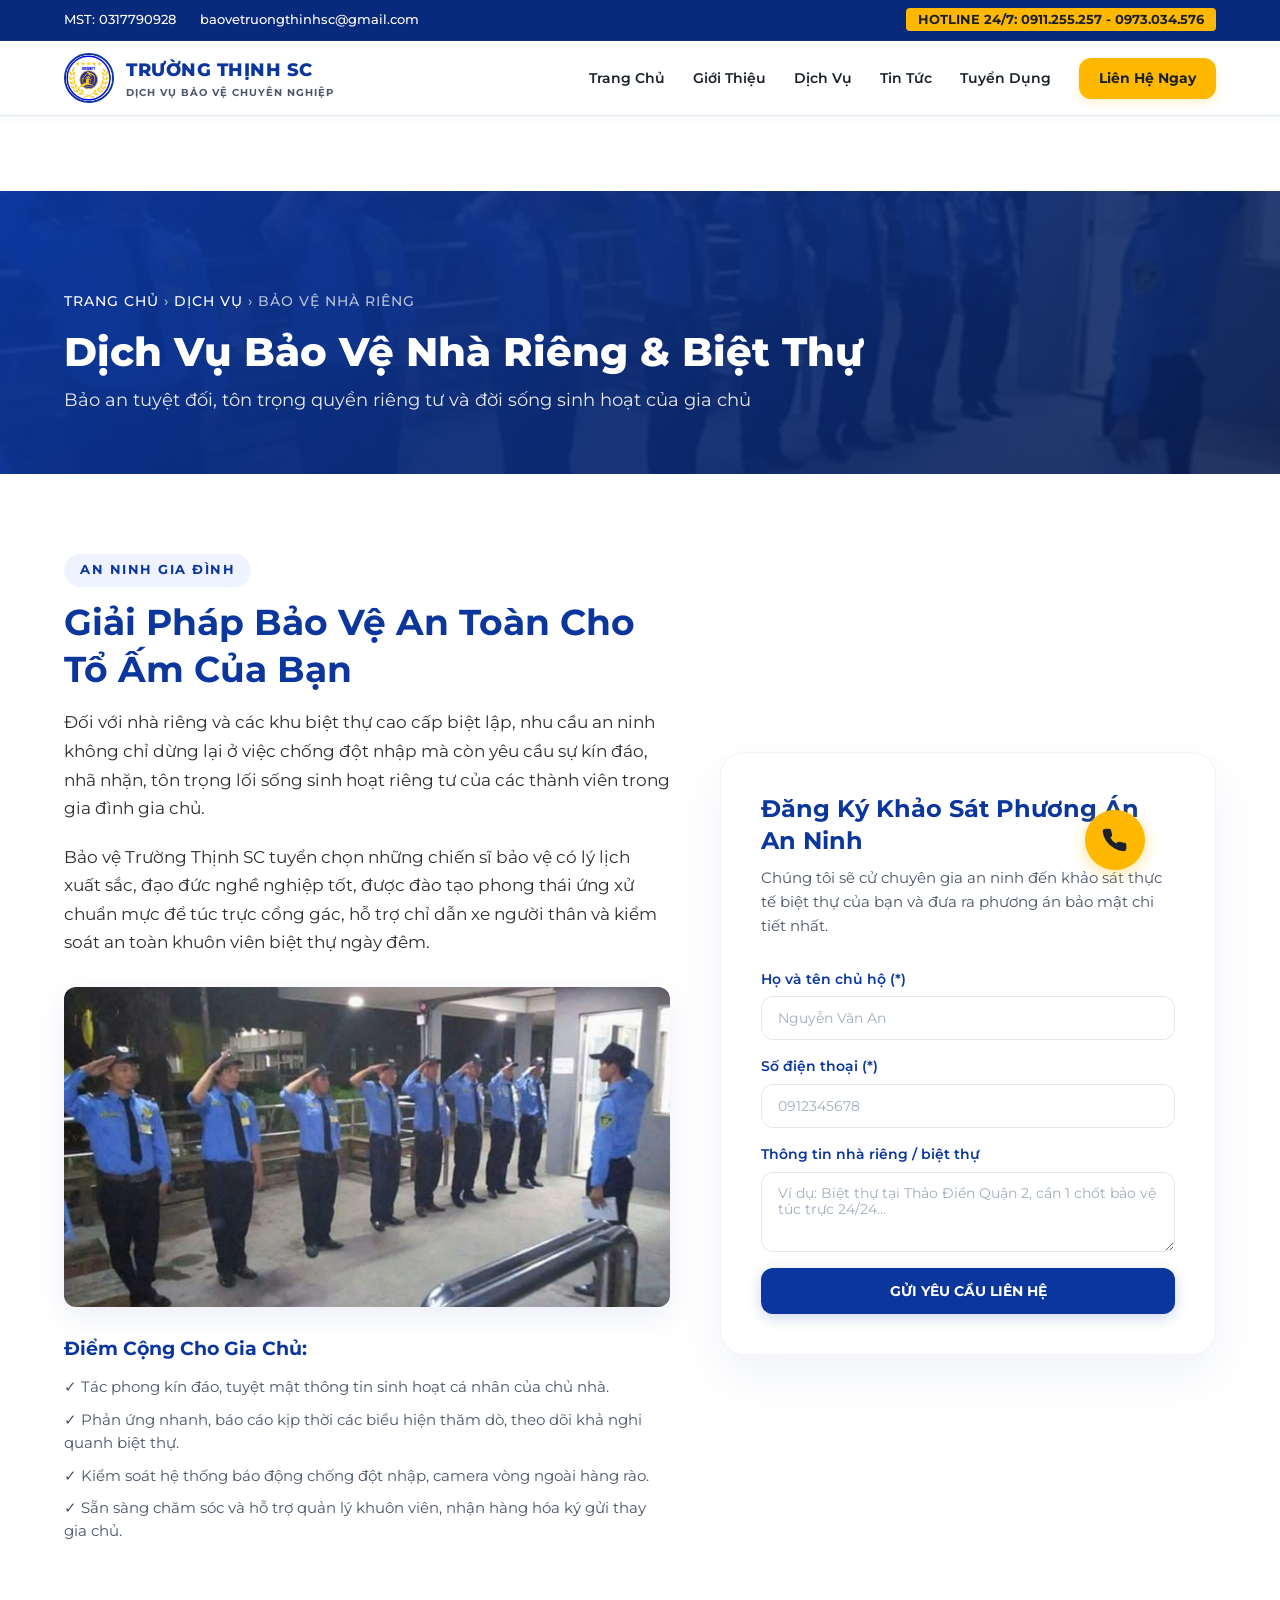
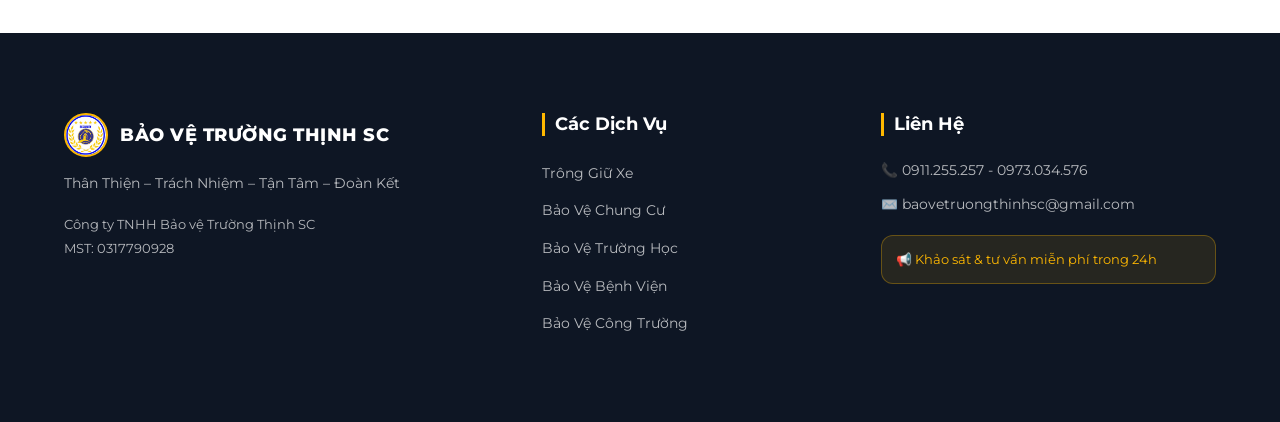
<file: dich-vu-bao-ve-nha-rieng.html>
<!DOCTYPE html>
<html lang="vi">
<head>
    <meta charset="UTF-8">
    <meta name="viewport" content="width=device-width, initial-scale=1.0">
    <title>Dịch Vụ Bảo Vệ Nhà Riêng & Biệt Thự | Bảo Vệ Trường Thịnh SC</title>
    <meta name="description" content="Trường Thịnh SC cung cấp giải pháp bảo vệ nhà riêng, biệt thự biệt lập. Bảo vệ an toàn tuyệt đối, bảo mật đời tư, tác phong nhã nhặn, uy tín hàng đầu.">
    <link rel="preconnect" href="https://fonts.googleapis.com">
    <link rel="preconnect" href="https://fonts.gstatic.com" crossorigin>
    <link href="https://fonts.googleapis.com/css2?family=Montserrat:wght@300;400;500;600;700;800&display=swap" rel="stylesheet">
    <link rel="stylesheet" href="styles.css">
    <link rel="stylesheet" href="pages.css">
</head>
<body>
    <div class="top-info-bar">
        <div class="container top-info-container">
            <div class="top-info-left"><span>MST: 0317790928</span><span>baovetruongthinhsc@gmail.com</span></div>
            <div class="top-info-right"><span class="hotline-highlight">HOTLINE 24/7: 0911.255.257 - 0973.034.576</span></div>
        </div>
    </div>
    <header class="main-header" id="header">
        <div class="container header-container">
            <a href="index.html" class="logo">
                <img src="assets/logo.jpg" alt="Logo Trường Thịnh SC" class="logo-img">
                <div class="logo-text"><span class="brand-name">TRƯỜNG THỊNH SC</span><span class="brand-sub">DỊCH VỤ BẢO VỆ CHUYÊN NGHIỆP</span></div>
            </a>
            <nav class="nav-menu">
                <a href="index.html" class="nav-link">Trang Chủ</a>
                <a href="gioi-thieu.html" class="nav-link">Giới Thiệu</a>
                <a href="dich-vu.html" class="nav-link active">Dịch Vụ</a>
                <a href="tin-tuc.html" class="nav-link">Tin Tức</a>
                <a href="tuyen-dung.html" class="nav-link">Tuyển Dụng</a>
                <a href="lien-he.html" class="nav-btn">Liên Hệ Ngay</a>
            </nav>
            <button class="mobile-toggle" id="mobile-toggle-btn"><span></span><span></span><span></span></button>
        </div>
    </header>
    <div class="mobile-drawer" id="mobile-drawer">
        <nav class="mobile-nav">
            <a href="index.html" class="mobile-link">Trang Chủ</a>
            <a href="gioi-thieu.html" class="mobile-link">Giới Thiệu</a>
            <a href="dich-vu.html" class="mobile-link">Dịch Vụ</a>
            <a href="tin-tuc.html" class="mobile-link">Tin Tức</a>
            <a href="tuyen-dung.html" class="mobile-link">Tuyển Dụng</a>
            <a href="lien-he.html" class="mobile-btn">Liên Hệ Ngay</a>
        </nav>
    </div>

    <main>
        <div class="page-hero" style="background-image:url('assets/guards_night.jpg')">
            <div class="page-hero-overlay"></div>
            <div class="container page-hero-content">
                <div class="breadcrumb"><a href="index.html">Trang Chủ</a> › <a href="dich-vu.html">Dịch Vụ</a> › Bảo vệ Nhà Riêng</div>
                <h1>Dịch Vụ Bảo Vệ Nhà Riêng & Biệt Thự</h1>
                <p>Bảo an tuyệt đối, tôn trọng quyền riêng tư và đời sống sinh hoạt của gia chủ</p>
            </div>
        </div>

        <section class="section">
            <div class="container about-container">
                <div class="about-left">
                    <span class="section-tag">AN NINH GIA ĐÌNH</span>
                    <h2 class="section-title">Giải Pháp Bảo Vệ An Toàn Cho Tổ Ấm Của Bạn</h2>
                    <p class="about-p">Đối với nhà riêng và các khu biệt thự cao cấp biệt lập, nhu cầu an ninh không chỉ dừng lại ở việc chống đột nhập mà còn yêu cầu sự kín đáo, nhã nhặn, tôn trọng lối sống sinh hoạt riêng tư của các thành viên trong gia đình gia chủ.</p>
                    <p class="about-p">Bảo vệ Trường Thịnh SC tuyển chọn những chiến sĩ bảo vệ có lý lịch xuất sắc, đạo đức nghề nghiệp tốt, được đào tạo phong thái ứng xử chuẩn mực để túc trực cổng gác, hỗ trợ chỉ dẫn xe người thân và kiểm soát an toàn khuôn viên biệt thự ngày đêm.</p>
                    
                    <div style="margin: 30px 0; border-radius: var(--radius-md); overflow: hidden; box-shadow: var(--shadow-md);">
                        <img src="assets/guards_night.jpg" alt="Dịch vụ bảo vệ nhà riêng biệt thự" style="width: 100%; height: 320px; object-fit: cover; display: block;">
                    </div>
                    
                    <h3 style="margin-top:25px;color:var(--color-primary);margin-bottom:15px;">Điểm Cộng Cho Gia Chủ:</h3>
                    <ul class="mv-list">
                        <li>✓ Tác phong kín đáo, tuyệt mật thông tin sinh hoạt cá nhân của chủ nhà.</li>
                        <li>✓ Phản ứng nhanh, báo cáo kịp thời các biểu hiện thăm dò, theo dõi khả nghi quanh biệt thự.</li>
                        <li>✓ Kiểm soát hệ thống báo động chống đột nhập, camera vòng ngoài hàng rào.</li>
                        <li>✓ Sẵn sàng chăm sóc và hỗ trợ quản lý khuôn viên, nhận hàng hóa ký gửi thay gia chủ.</li>
                    </ul>
                </div>
                <div class="about-right">
                    <div class="contact-form-card">
                        <h3>Đăng Ký Khảo Sát Phương Án An Ninh</h3>
                        <p>Chúng tôi sẽ cử chuyên gia an ninh đến khảo sát thực tế biệt thự của bạn và đưa ra phương án bảo mật chi tiết nhất.</p>
                        <form id="contact-form" action="lien-he.html" method="get">
                            <input type="hidden" name="service" value="nha-rieng">
                            <div class="form-group">
                                <label for="c-name">Họ và tên chủ hộ (*)</label>
                                <input type="text" id="c-name" required placeholder="Nguyễn Văn An">
                            </div>
                            <div class="form-group">
                                <label for="c-phone">Số điện thoại (*)</label>
                                <input type="tel" id="c-phone" required placeholder="0912345678">
                            </div>
                            <div class="form-group">
                                <label for="c-msg">Thông tin nhà riêng / biệt thự</label>
                                <textarea id="c-msg" rows="3" placeholder="Ví dụ: Biệt thự tại Thảo Điền Quận 2, cần 1 chốt bảo vệ túc trực 24/24..."></textarea>
                            </div>
                            <button type="submit" class="btn btn-submit-contact" style="width:100%;">GỬI YÊU CẦU LIÊN HỆ</button>
                        </form>
                    </div>
                </div>
            </div>
        </section>
    </main>

    <footer class="main-footer">
        <div class="container footer-container">
            <div class="footer-left">
                <div class="footer-brand"><img src="assets/logo.jpg" alt="Logo" class="footer-logo-img"><h4>BẢO VỆ TRƯỜNG THỊNH SC</h4></div>
                <p class="footer-desc">Thân Thiện – Trách Nhiệm – Tận Tâm – Đoàn Kết</p>
                <div class="footer-legal"><p>Công ty TNHH Bảo vệ Trường Thịnh SC</p><p>MST: 0317790928</p></div>
            </div>
            <div class="footer-center">
                <h4>Các Dịch Vụ</h4>
                <ul class="footer-links">
                    <li><a href="dich-vu-trong-giu-xe.html">Trông Giữ Xe</a></li>
                    <li><a href="dich-vu-bao-ve-an-ninh-toa-nha-chung-cu.html">Bảo Vệ Chung Cư</a></li>
                    <li><a href="dich-vu-bao-ve-an-ninh-truong-hoc.html">Bảo Vệ Trường Học</a></li>
                    <li><a href="dich-vu-bao-ve-benh-vien.html">Bảo Vệ Bệnh Viện</a></li>
                    <li><a href="dich-vu-bao-ve-cong-truong-xay-dung.html">Bảo Vệ Công Trường</a></li>
                </ul>
            </div>
            <div class="footer-right">
                <h4>Liên Hệ</h4>
                <p>📞 0911.255.257 - 0973.034.576</p>
                <p>✉️ baovetruongthinhsc@gmail.com</p>
                <div class="footer-alert-box">📢 Khảo sát & tư vấn miễn phí trong 24h</div>
            </div>
        </div>
    </footer>

    <a href="tel:0911255257" class="floating-hotline"><div class="phone-ring-wave"></div><div class="phone-icon-circle"><svg viewBox="0 0 24 24" fill="currentColor" class="floating-phone-svg"><path d="M22 16.92v3a2 2 0 0 1-2.18 2 19.79 19.79 0 0 1-8.63-3.07A19.5 19.5 0 0 1 4.13 12.5a19.79 19.79 0 0 1-3.07-8.67A2 2 0 0 1 3.04 2h3a2 2 0 0 1 2 1.72c.127.96.361 1.903.7 2.81a2 2 0 0 1-.45 2.11L7.09 9.91a16 16 0 0 0 6 6l1.27-1.27a2 2 0 0 1 2.11-.45c.907.339 1.85.573 2.81.7A2 2 0 0 1 22 16.92z"/></svg></div><span class="floating-phone-label">Gọi ngay</span></a>
    <script src="script.js"></script>
</body>
</html>
</file>
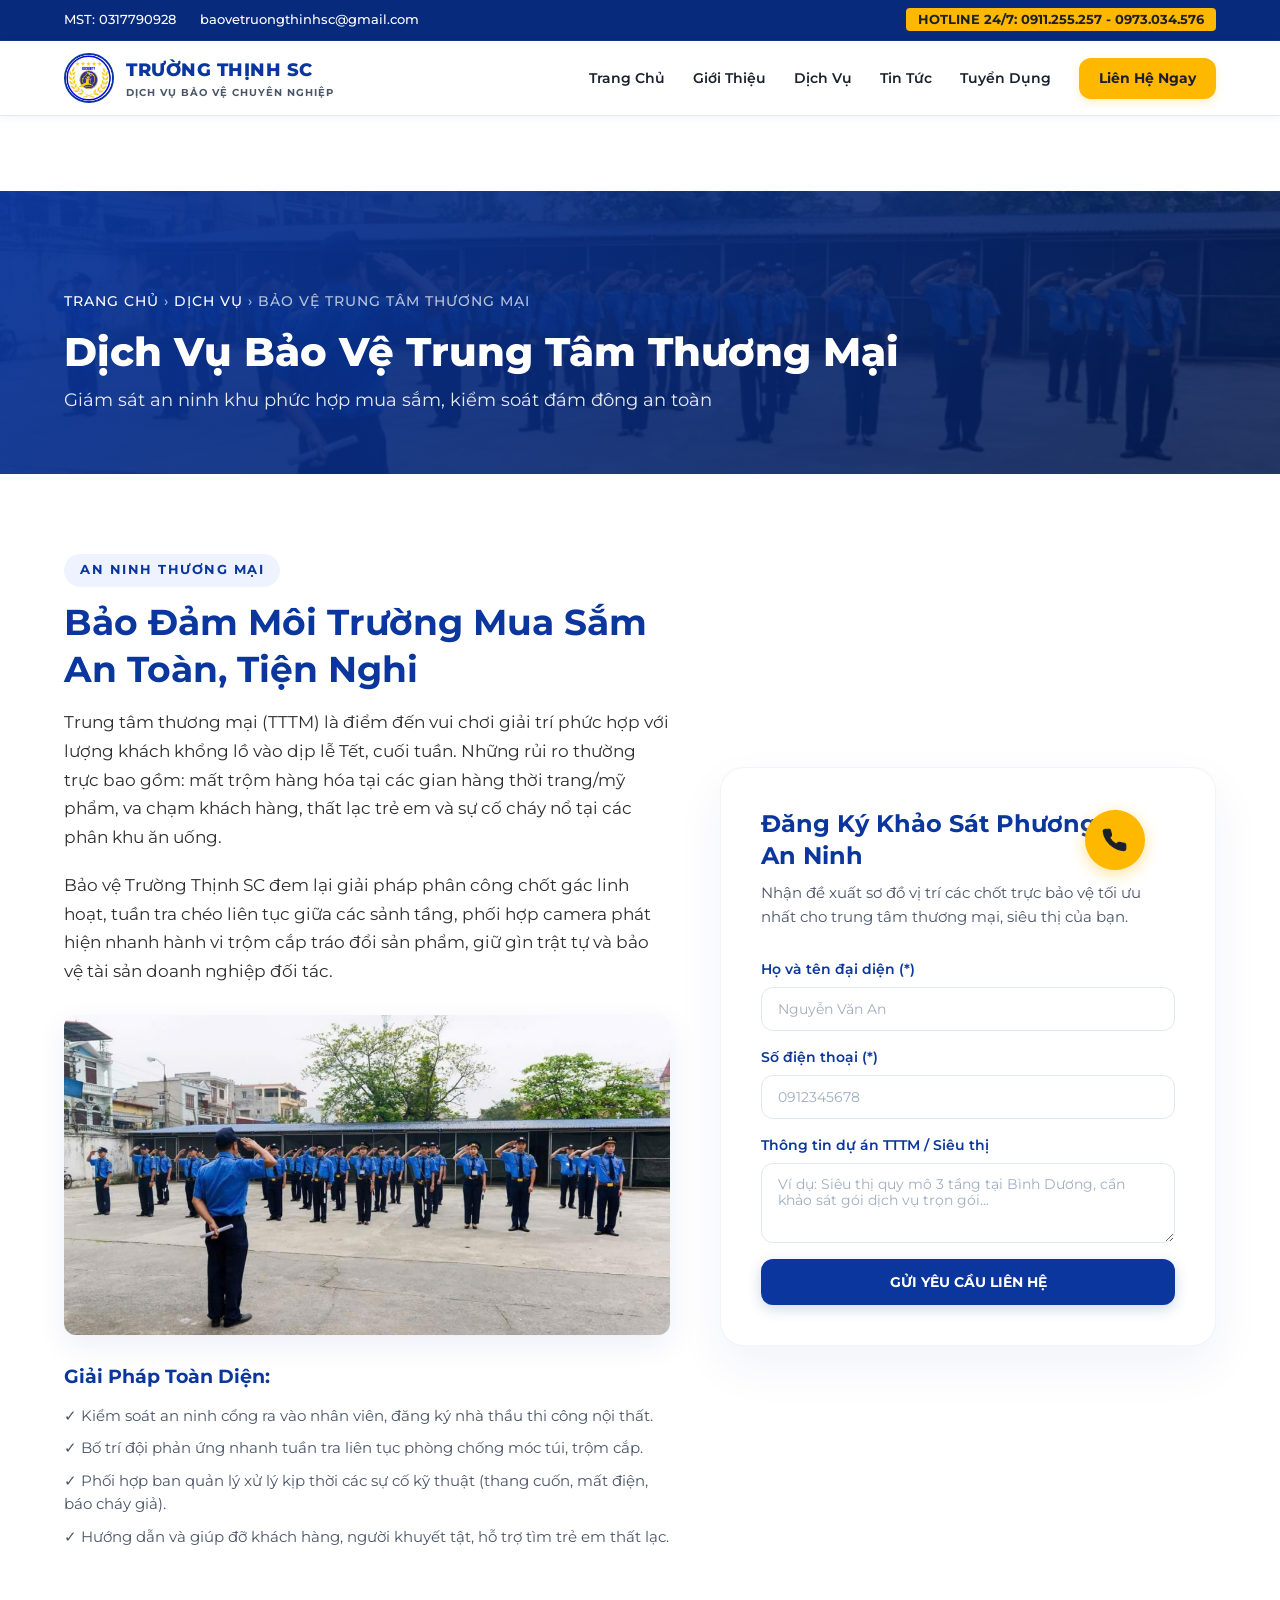
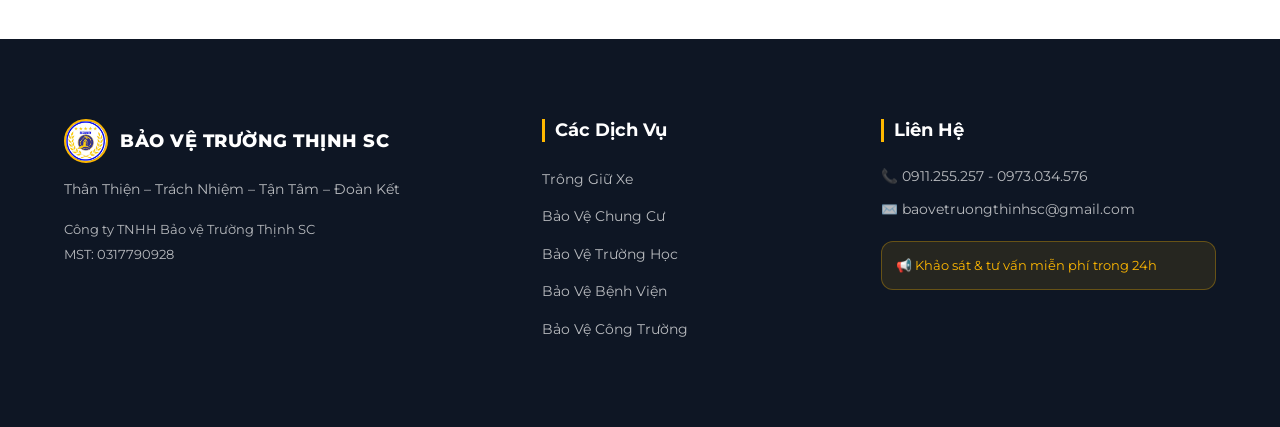
<file: dich-vu-bao-ve-trung-tam-thuong-mai.html>
<!DOCTYPE html>
<html lang="vi">
<head>
    <meta charset="UTF-8">
    <meta name="viewport" content="width=device-width, initial-scale=1.0">
    <title>Bảo Vệ Trung Tâm Thương Mại & Siêu Thị | Bảo Vệ Trường Thịnh SC</title>
    <meta name="description" content="Trường Thịnh SC cung cấp dịch vụ bảo vệ trung tâm thương mại chuyên nghiệp. Phòng chống trộm cắp gian hàng, tuần tra sảnh mua sắm, kiểm soát dòng người đông đúc.">
    <link rel="preconnect" href="https://fonts.googleapis.com">
    <link rel="preconnect" href="https://fonts.gstatic.com" crossorigin>
    <link href="https://fonts.googleapis.com/css2?family=Montserrat:wght@300;400;500;600;700;800&display=swap" rel="stylesheet">
    <link rel="stylesheet" href="styles.css">
    <link rel="stylesheet" href="pages.css">
</head>
<body>
    <div class="top-info-bar">
        <div class="container top-info-container">
            <div class="top-info-left"><span>MST: 0317790928</span><span>baovetruongthinhsc@gmail.com</span></div>
            <div class="top-info-right"><span class="hotline-highlight">HOTLINE 24/7: 0911.255.257 - 0973.034.576</span></div>
        </div>
    </div>
    <header class="main-header" id="header">
        <div class="container header-container">
            <a href="index.html" class="logo">
                <img src="assets/logo.jpg" alt="Logo Trường Thịnh SC" class="logo-img">
                <div class="logo-text"><span class="brand-name">TRƯỜNG THỊNH SC</span><span class="brand-sub">DỊCH VỤ BẢO VỆ CHUYÊN NGHIỆP</span></div>
            </a>
            <nav class="nav-menu">
                <a href="index.html" class="nav-link">Trang Chủ</a>
                <a href="gioi-thieu.html" class="nav-link">Giới Thiệu</a>
                <a href="dich-vu.html" class="nav-link active">Dịch Vụ</a>
                <a href="tin-tuc.html" class="nav-link">Tin Tức</a>
                <a href="tuyen-dung.html" class="nav-link">Tuyển Dụng</a>
                <a href="lien-he.html" class="nav-btn">Liên Hệ Ngay</a>
            </nav>
            <button class="mobile-toggle" id="mobile-toggle-btn"><span></span><span></span><span></span></button>
        </div>
    </header>
    <div class="mobile-drawer" id="mobile-drawer">
        <nav class="mobile-nav">
            <a href="index.html" class="mobile-link">Trang Chủ</a>
            <a href="gioi-thieu.html" class="mobile-link">Giới Thiệu</a>
            <a href="dich-vu.html" class="mobile-link">Dịch Vụ</a>
            <a href="tin-tuc.html" class="mobile-link">Tin Tức</a>
            <a href="tuyen-dung.html" class="mobile-link">Tuyển Dụng</a>
            <a href="lien-he.html" class="mobile-btn">Liên Hệ Ngay</a>
        </nav>
    </div>

    <main>
        <div class="page-hero" style="background-image:url('assets/guards_courtyard.jpg')">
            <div class="page-hero-overlay"></div>
            <div class="container page-hero-content">
                <div class="breadcrumb"><a href="index.html">Trang Chủ</a> › <a href="dich-vu.html">Dịch Vụ</a> › Bảo vệ Trung Tâm Thương Mại</div>
                <h1>Dịch Vụ Bảo Vệ Trung Tâm Thương Mại</h1>
                <p>Giám sát an ninh khu phức hợp mua sắm, kiểm soát đám đông an toàn</p>
            </div>
        </div>

        <section class="section">
            <div class="container about-container">
                <div class="about-left">
                    <span class="section-tag">AN NINH THƯƠNG MẠI</span>
                    <h2 class="section-title">Bảo Đảm Môi Trường Mua Sắm An Toàn, Tiện Nghi</h2>
                    <p class="about-p">Trung tâm thương mại (TTTM) là điểm đến vui chơi giải trí phức hợp với lượng khách khổng lồ vào dịp lễ Tết, cuối tuần. Những rủi ro thường trực bao gồm: mất trộm hàng hóa tại các gian hàng thời trang/mỹ phẩm, va chạm khách hàng, thất lạc trẻ em và sự cố cháy nổ tại các phân khu ăn uống.</p>
                    <p class="about-p">Bảo vệ Trường Thịnh SC đem lại giải pháp phân công chốt gác linh hoạt, tuần tra chéo liên tục giữa các sảnh tầng, phối hợp camera phát hiện nhanh hành vi trộm cắp tráo đổi sản phẩm, giữ gìn trật tự và bảo vệ tài sản doanh nghiệp đối tác.</p>
                    
                    <div style="margin: 30px 0; border-radius: var(--radius-md); overflow: hidden; box-shadow: var(--shadow-md);">
                        <img src="assets/guards_courtyard.jpg" alt="Dịch vụ bảo vệ trung tâm thương mại chuyên nghiệp" style="width: 100%; height: 320px; object-fit: cover; display: block;">
                    </div>
                    
                    <h3 style="margin-top:25px;color:var(--color-primary);margin-bottom:15px;">Giải Pháp Toàn Diện:</h3>
                    <ul class="mv-list">
                        <li>✓ Kiểm soát an ninh cổng ra vào nhân viên, đăng ký nhà thầu thi công nội thất.</li>
                        <li>✓ Bố trí đội phản ứng nhanh tuần tra liên tục phòng chống móc túi, trộm cắp.</li>
                        <li>✓ Phối hợp ban quản lý xử lý kịp thời các sự cố kỹ thuật (thang cuốn, mất điện, báo cháy giả).</li>
                        <li>✓ Hướng dẫn và giúp đỡ khách hàng, người khuyết tật, hỗ trợ tìm trẻ em thất lạc.</li>
                    </ul>
                </div>
                <div class="about-right">
                    <div class="contact-form-card">
                        <h3>Đăng Ký Khảo Sát Phương Án An Ninh</h3>
                        <p>Nhận đề xuất sơ đồ vị trí các chốt trực bảo vệ tối ưu nhất cho trung tâm thương mại, siêu thị của bạn.</p>
                        <form id="contact-form" action="lien-he.html" method="get">
                            <input type="hidden" name="service" value="trung-tam-thuong-mai">
                            <div class="form-group">
                                <label for="c-name">Họ và tên đại diện (*)</label>
                                <input type="text" id="c-name" required placeholder="Nguyễn Văn An">
                            </div>
                            <div class="form-group">
                                <label for="c-phone">Số điện thoại (*)</label>
                                <input type="tel" id="c-phone" required placeholder="0912345678">
                            </div>
                            <div class="form-group">
                                <label for="c-msg">Thông tin dự án TTTM / Siêu thị</label>
                                <textarea id="c-msg" rows="3" placeholder="Ví dụ: Siêu thị quy mô 3 tầng tại Bình Dương, cần khảo sát gói dịch vụ trọn gói..."></textarea>
                            </div>
                            <button type="submit" class="btn btn-submit-contact" style="width:100%;">GỬI YÊU CẦU LIÊN HỆ</button>
                        </form>
                    </div>
                </div>
            </div>
        </section>
    </main>

    <footer class="main-footer">
        <div class="container footer-container">
            <div class="footer-left">
                <div class="footer-brand"><img src="assets/logo.jpg" alt="Logo" class="footer-logo-img"><h4>BẢO VỆ TRƯỜNG THỊNH SC</h4></div>
                <p class="footer-desc">Thân Thiện – Trách Nhiệm – Tận Tâm – Đoàn Kết</p>
                <div class="footer-legal"><p>Công ty TNHH Bảo vệ Trường Thịnh SC</p><p>MST: 0317790928</p></div>
            </div>
            <div class="footer-center">
                <h4>Các Dịch Vụ</h4>
                <ul class="footer-links">
                    <li><a href="dich-vu-trong-giu-xe.html">Trông Giữ Xe</a></li>
                    <li><a href="dich-vu-bao-ve-an-ninh-toa-nha-chung-cu.html">Bảo Vệ Chung Cư</a></li>
                    <li><a href="dich-vu-bao-ve-an-ninh-truong-hoc.html">Bảo Vệ Trường Học</a></li>
                    <li><a href="dich-vu-bao-ve-benh-vien.html">Bảo Vệ Bệnh Viện</a></li>
                    <li><a href="dich-vu-bao-ve-cong-truong-xay-dung.html">Bảo Vệ Công Trường</a></li>
                </ul>
            </div>
            <div class="footer-right">
                <h4>Liên Hệ</h4>
                <p>📞 0911.255.257 - 0973.034.576</p>
                <p>✉️ baovetruongthinhsc@gmail.com</p>
                <div class="footer-alert-box">📢 Khảo sát & tư vấn miễn phí trong 24h</div>
            </div>
        </div>
    </footer>

    <a href="tel:0911255257" class="floating-hotline"><div class="phone-ring-wave"></div><div class="phone-icon-circle"><svg viewBox="0 0 24 24" fill="currentColor" class="floating-phone-svg"><path d="M22 16.92v3a2 2 0 0 1-2.18 2 19.79 19.79 0 0 1-8.63-3.07A19.5 19.5 0 0 1 4.13 12.5a19.79 19.79 0 0 1-3.07-8.67A2 2 0 0 1 3.04 2h3a2 2 0 0 1 2 1.72c.127.96.361 1.903.7 2.81a2 2 0 0 1-.45 2.11L7.09 9.91a16 16 0 0 0 6 6l1.27-1.27a2 2 0 0 1 2.11-.45c.907.339 1.85.573 2.81.7A2 2 0 0 1 22 16.92z"/></svg></div><span class="floating-phone-label">Gọi ngay</span></a>
    <script src="script.js"></script>
</body>
</html>
</file>
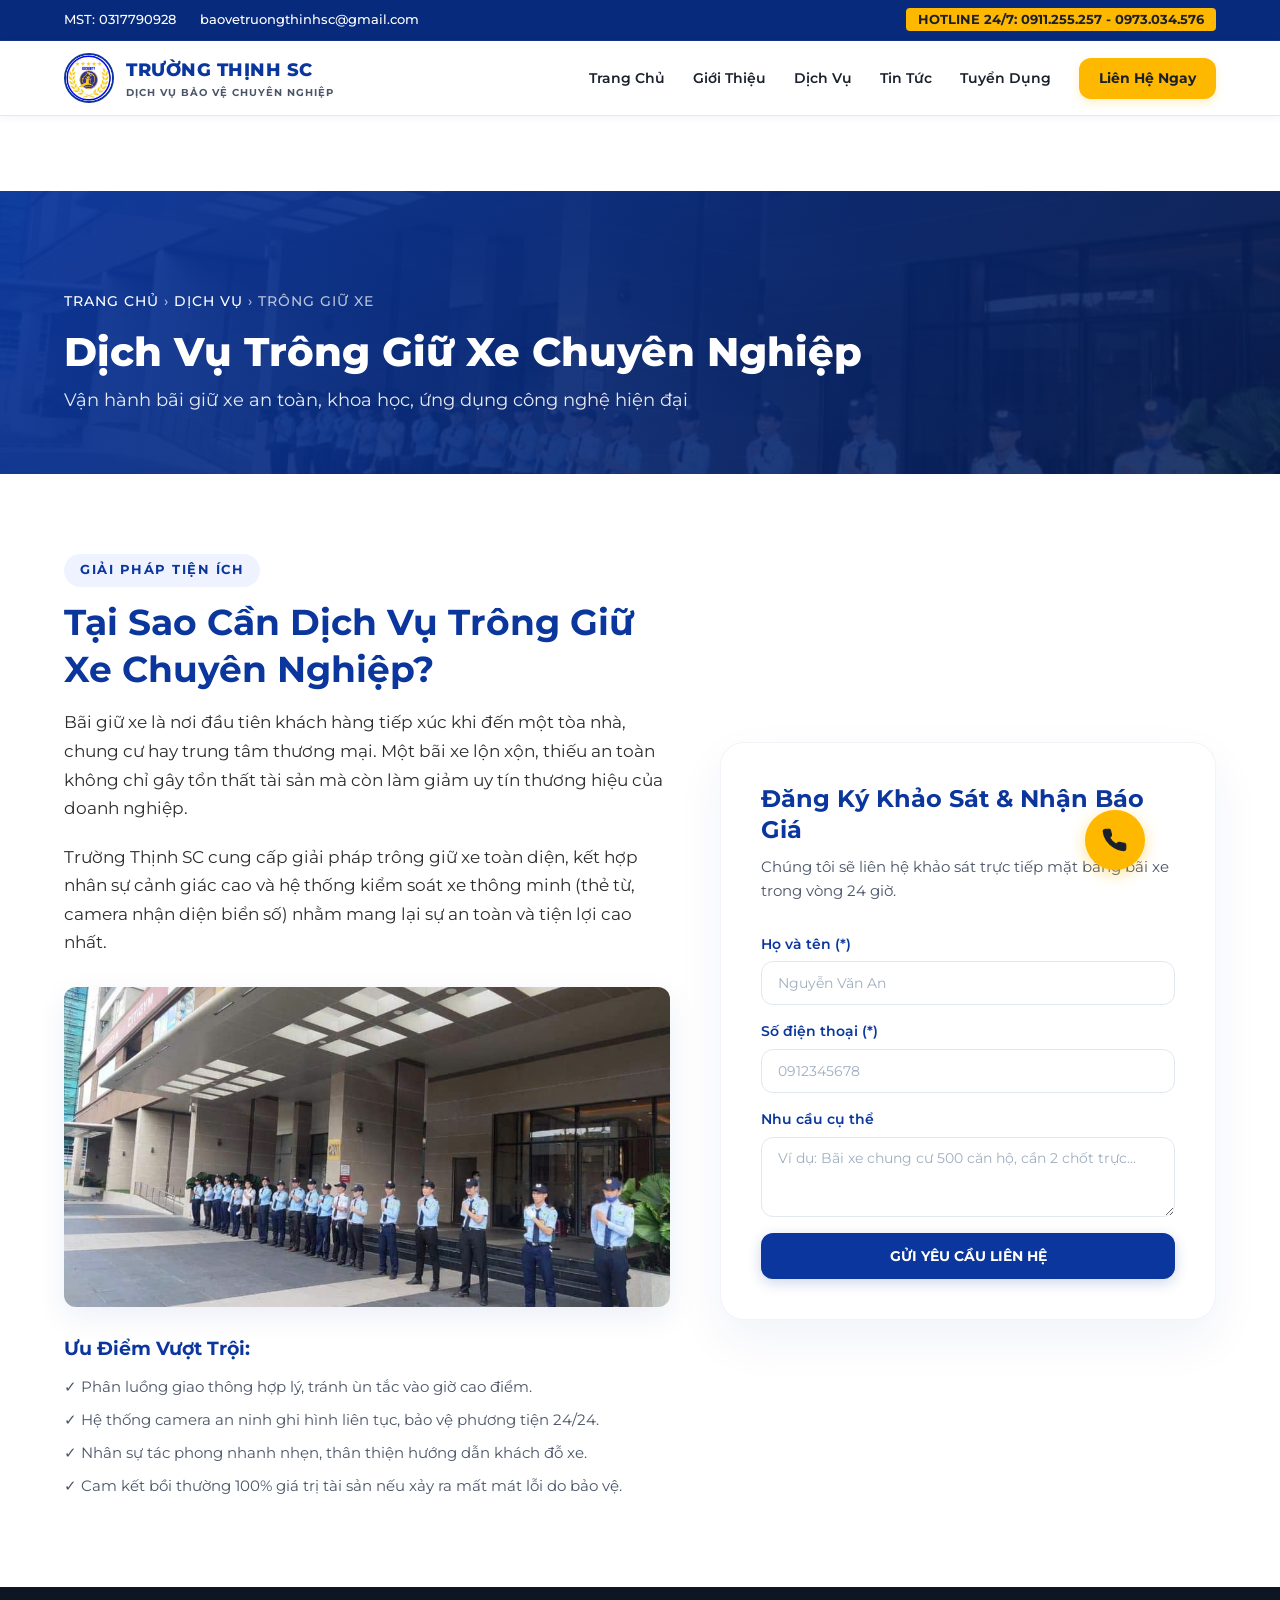
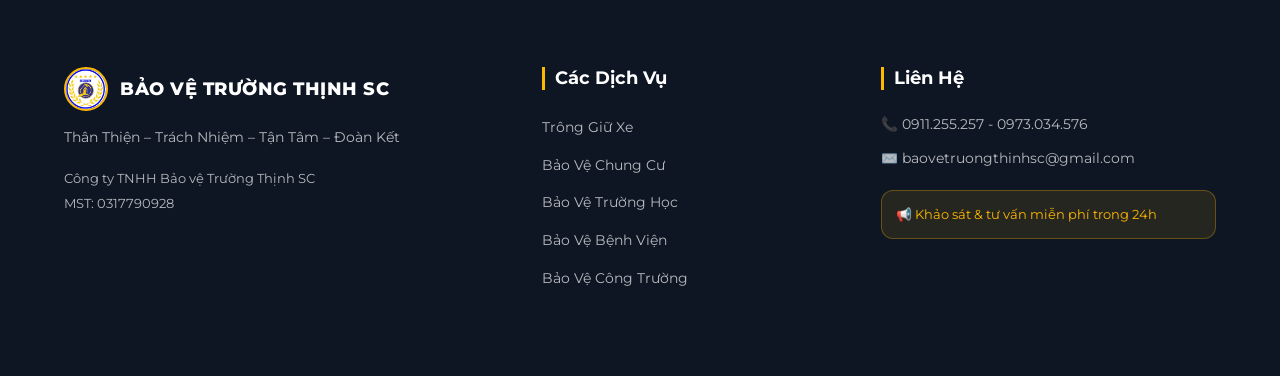
<file: dich-vu-trong-giu-xe.html>
<!DOCTYPE html>
<html lang="vi">
<head>
    <meta charset="UTF-8">
    <meta name="viewport" content="width=device-width, initial-scale=1.0">
    <title>Dịch Vụ Trông Giữ Xe Chuyên Nghiệp | Bảo Vệ Trường Thịnh SC</title>
    <meta name="description" content="Trường Thịnh SC cung cấp dịch vụ trông giữ xe chuyên nghiệp cho tòa nhà, chung cư, trung tâm thương mại. Đảm bảo an toàn tuyệt đối, ứng dụng thẻ từ thông minh.">
    <link rel="preconnect" href="https://fonts.googleapis.com">
    <link rel="preconnect" href="https://fonts.gstatic.com" crossorigin>
    <link href="https://fonts.googleapis.com/css2?family=Montserrat:wght@300;400;500;600;700;800&display=swap" rel="stylesheet">
    <link rel="stylesheet" href="styles.css">
    <link rel="stylesheet" href="pages.css">
</head>
<body>
    <div class="top-info-bar">
        <div class="container top-info-container">
            <div class="top-info-left"><span>MST: 0317790928</span><span>baovetruongthinhsc@gmail.com</span></div>
            <div class="top-info-right"><span class="hotline-highlight">HOTLINE 24/7: 0911.255.257 - 0973.034.576</span></div>
        </div>
    </div>
    <header class="main-header" id="header">
        <div class="container header-container">
            <a href="index.html" class="logo">
                <img src="assets/logo.jpg" alt="Logo Trường Thịnh SC" class="logo-img">
                <div class="logo-text"><span class="brand-name">TRƯỜNG THỊNH SC</span><span class="brand-sub">DỊCH VỤ BẢO VỆ CHUYÊN NGHIỆP</span></div>
            </a>
            <nav class="nav-menu">
                <a href="index.html" class="nav-link">Trang Chủ</a>
                <a href="gioi-thieu.html" class="nav-link">Giới Thiệu</a>
                <a href="dich-vu.html" class="nav-link active">Dịch Vụ</a>
                <a href="tin-tuc.html" class="nav-link">Tin Tức</a>
                <a href="tuyen-dung.html" class="nav-link">Tuyển Dụng</a>
                <a href="lien-he.html" class="nav-btn">Liên Hệ Ngay</a>
            </nav>
            <button class="mobile-toggle" id="mobile-toggle-btn"><span></span><span></span><span></span></button>
        </div>
    </header>
    <div class="mobile-drawer" id="mobile-drawer">
        <nav class="mobile-nav">
            <a href="index.html" class="mobile-link">Trang Chủ</a>
            <a href="gioi-thieu.html" class="mobile-link">Giới Thiệu</a>
            <a href="dich-vu.html" class="mobile-link">Dịch Vụ</a>
            <a href="tin-tuc.html" class="mobile-link">Tin Tức</a>
            <a href="tuyen-dung.html" class="mobile-link">Tuyển Dụng</a>
            <a href="lien-he.html" class="mobile-btn">Liên Hệ Ngay</a>
        </nav>
    </div>

    <main>
        <div class="page-hero" style="background-image:url('assets/guards_building.jpg')">
            <div class="page-hero-overlay"></div>
            <div class="container page-hero-content">
                <div class="breadcrumb"><a href="index.html">Trang Chủ</a> › <a href="dich-vu.html">Dịch Vụ</a> › Trông Giữ Xe</div>
                <h1>Dịch Vụ Trông Giữ Xe Chuyên Nghiệp</h1>
                <p>Vận hành bãi giữ xe an toàn, khoa học, ứng dụng công nghệ hiện đại</p>
            </div>
        </div>

        <section class="section">
            <div class="container about-container">
                <div class="about-left">
                    <span class="section-tag">GIẢI PHÁP TIỆN ÍCH</span>
                    <h2 class="section-title">Tại Sao Cần Dịch Vụ Trông Giữ Xe Chuyên Nghiệp?</h2>
                    <p class="about-p">Bãi giữ xe là nơi đầu tiên khách hàng tiếp xúc khi đến một tòa nhà, chung cư hay trung tâm thương mại. Một bãi xe lộn xộn, thiếu an toàn không chỉ gây tổn thất tài sản mà còn làm giảm uy tín thương hiệu của doanh nghiệp.</p>
                    <p class="about-p">Trường Thịnh SC cung cấp giải pháp trông giữ xe toàn diện, kết hợp nhân sự cảnh giác cao và hệ thống kiểm soát xe thông minh (thẻ từ, camera nhận diện biển số) nhằm mang lại sự an toàn và tiện lợi cao nhất.</p>
                    
                    <div style="margin: 30px 0; border-radius: var(--radius-md); overflow: hidden; box-shadow: var(--shadow-md);">
                        <img src="assets/guards_building.jpg" alt="Dịch vụ trông giữ xe chuyên nghiệp" style="width: 100%; height: 320px; object-fit: cover; display: block;">
                    </div>
                    
                    <h3 style="margin-top:25px;color:var(--color-primary);margin-bottom:15px;">Ưu Điểm Vượt Trội:</h3>
                    <ul class="mv-list">
                        <li>✓ Phân luồng giao thông hợp lý, tránh ùn tắc vào giờ cao điểm.</li>
                        <li>✓ Hệ thống camera an ninh ghi hình liên tục, bảo vệ phương tiện 24/24.</li>
                        <li>✓ Nhân sự tác phong nhanh nhẹn, thân thiện hướng dẫn khách đỗ xe.</li>
                        <li>✓ Cam kết bồi thường 100% giá trị tài sản nếu xảy ra mất mát lỗi do bảo vệ.</li>
                    </ul>
                </div>
                <div class="about-right">
                    <div class="contact-form-card">
                        <h3>Đăng Ký Khảo Sát & Nhận Báo Giá</h3>
                        <p>Chúng tôi sẽ liên hệ khảo sát trực tiếp mặt bằng bãi xe trong vòng 24 giờ.</p>
                        <form id="contact-form" action="lien-he.html" method="get">
                            <input type="hidden" name="service" value="trong-giu-xe">
                            <div class="form-group">
                                <label for="c-name">Họ và tên (*)</label>
                                <input type="text" id="c-name" required placeholder="Nguyễn Văn An">
                            </div>
                            <div class="form-group">
                                <label for="c-phone">Số điện thoại (*)</label>
                                <input type="tel" id="c-phone" required placeholder="0912345678">
                            </div>
                            <div class="form-group">
                                <label for="c-msg">Nhu cầu cụ thể</label>
                                <textarea id="c-msg" rows="3" placeholder="Ví dụ: Bãi xe chung cư 500 căn hộ, cần 2 chốt trực..."></textarea>
                            </div>
                            <button type="submit" class="btn btn-submit-contact" style="width:100%;">GỬI YÊU CẦU LIÊN HỆ</button>
                        </form>
                    </div>
                </div>
            </div>
        </section>
    </main>

    <footer class="main-footer">
        <div class="container footer-container">
            <div class="footer-left">
                <div class="footer-brand"><img src="assets/logo.jpg" alt="Logo" class="footer-logo-img"><h4>BẢO VỆ TRƯỜNG THỊNH SC</h4></div>
                <p class="footer-desc">Thân Thiện – Trách Nhiệm – Tận Tâm – Đoàn Kết</p>
                <div class="footer-legal"><p>Công ty TNHH Bảo vệ Trường Thịnh SC</p><p>MST: 0317790928</p></div>
            </div>
            <div class="footer-center">
                <h4>Các Dịch Vụ</h4>
                <ul class="footer-links">
                    <li><a href="dich-vu-trong-giu-xe.html">Trông Giữ Xe</a></li>
                    <li><a href="dich-vu-bao-ve-an-ninh-toa-nha-chung-cu.html">Bảo Vệ Chung Cư</a></li>
                    <li><a href="dich-vu-bao-ve-an-ninh-truong-hoc.html">Bảo Vệ Trường Học</a></li>
                    <li><a href="dich-vu-bao-ve-benh-vien.html">Bảo Vệ Bệnh Viện</a></li>
                    <li><a href="dich-vu-bao-ve-cong-truong-xay-dung.html">Bảo Vệ Công Trường</a></li>
                </ul>
            </div>
            <div class="footer-right">
                <h4>Liên Hệ</h4>
                <p>📞 0911.255.257 - 0973.034.576</p>
                <p>✉️ baovetruongthinhsc@gmail.com</p>
                <div class="footer-alert-box">📢 Khảo sát & tư vấn miễn phí trong 24h</div>
            </div>
        </div>
    </footer>

    <a href="tel:0911255257" class="floating-hotline"><div class="phone-ring-wave"></div><div class="phone-icon-circle"><svg viewBox="0 0 24 24" fill="currentColor" class="floating-phone-svg"><path d="M22 16.92v3a2 2 0 0 1-2.18 2 19.79 19.79 0 0 1-8.63-3.07A19.5 19.5 0 0 1 4.13 12.5a19.79 19.79 0 0 1-3.07-8.67A2 2 0 0 1 3.04 2h3a2 2 0 0 1 2 1.72c.127.96.361 1.903.7 2.81a2 2 0 0 1-.45 2.11L7.09 9.91a16 16 0 0 0 6 6l1.27-1.27a2 2 0 0 1 2.11-.45c.907.339 1.85.573 2.81.7A2 2 0 0 1 22 16.92z"/></svg></div><span class="floating-phone-label">Gọi ngay</span></a>
    <script src="script.js"></script>
</body>
</html>
</file>
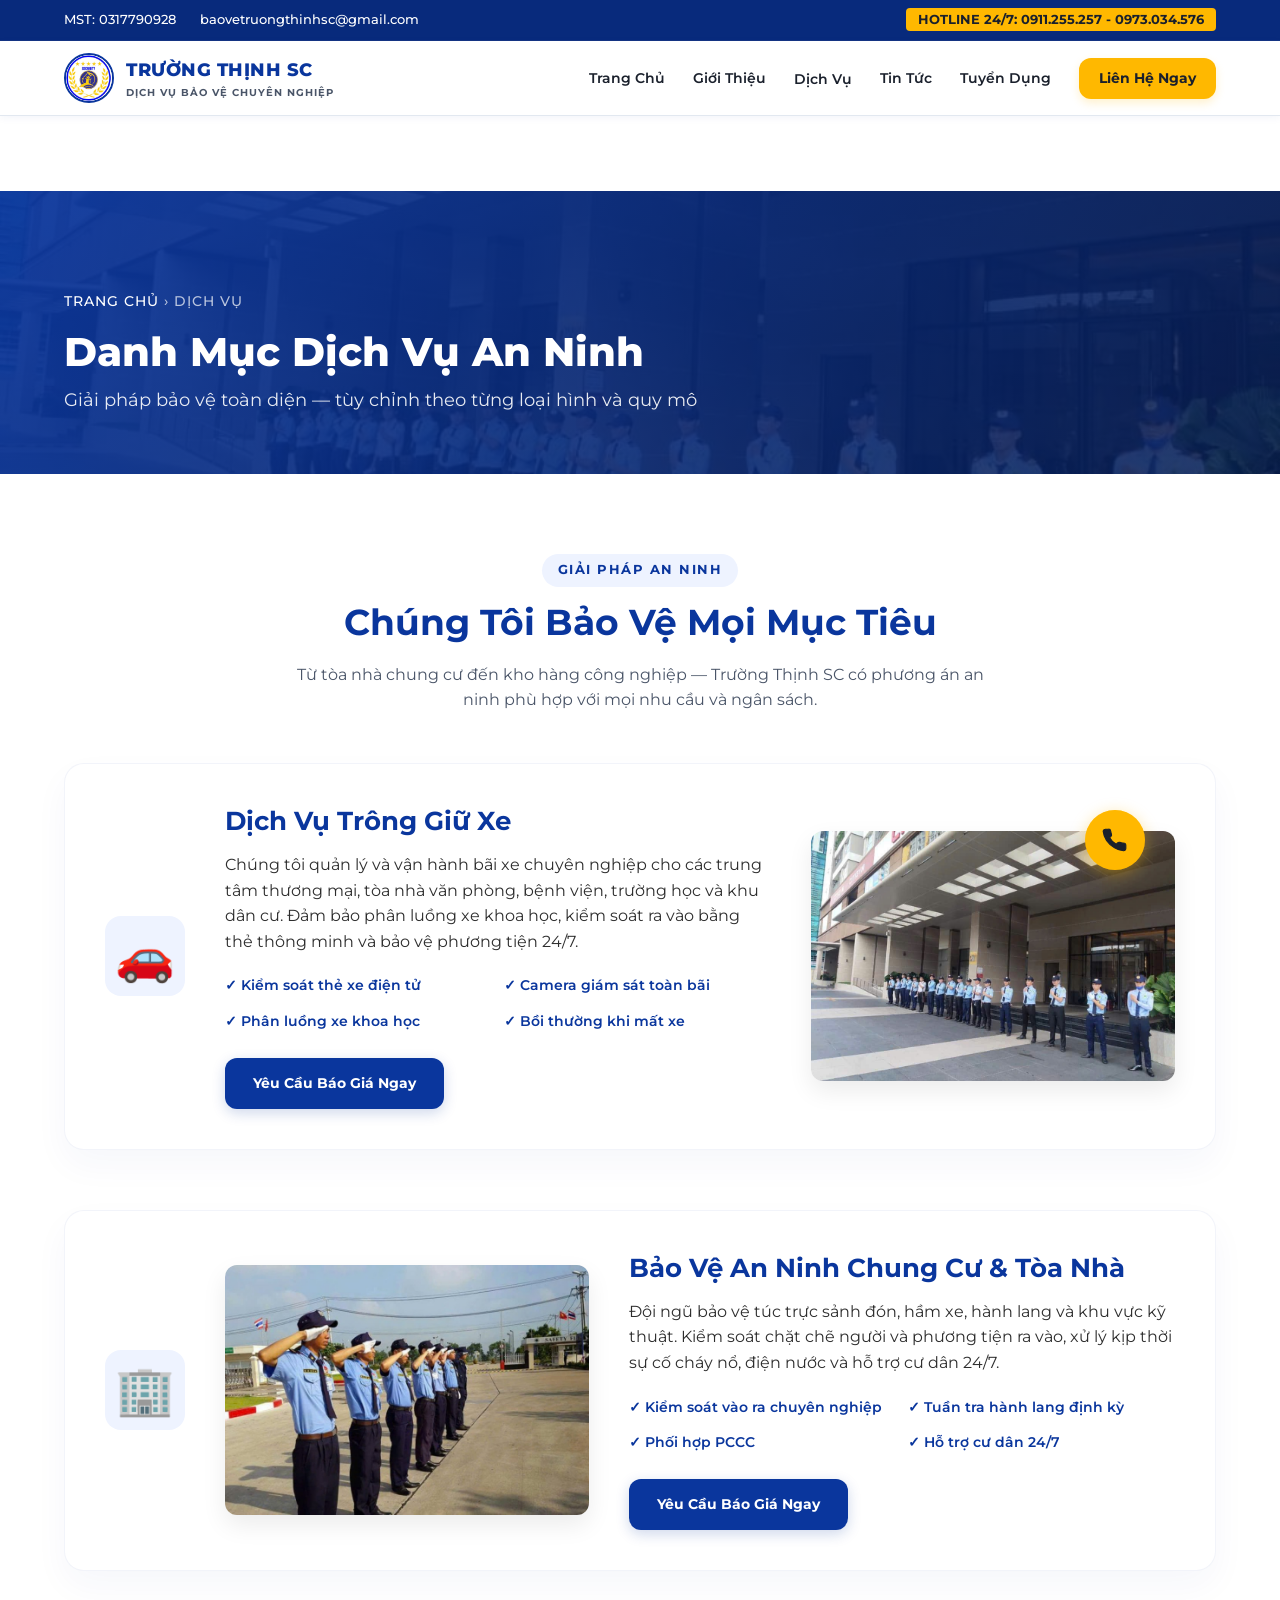
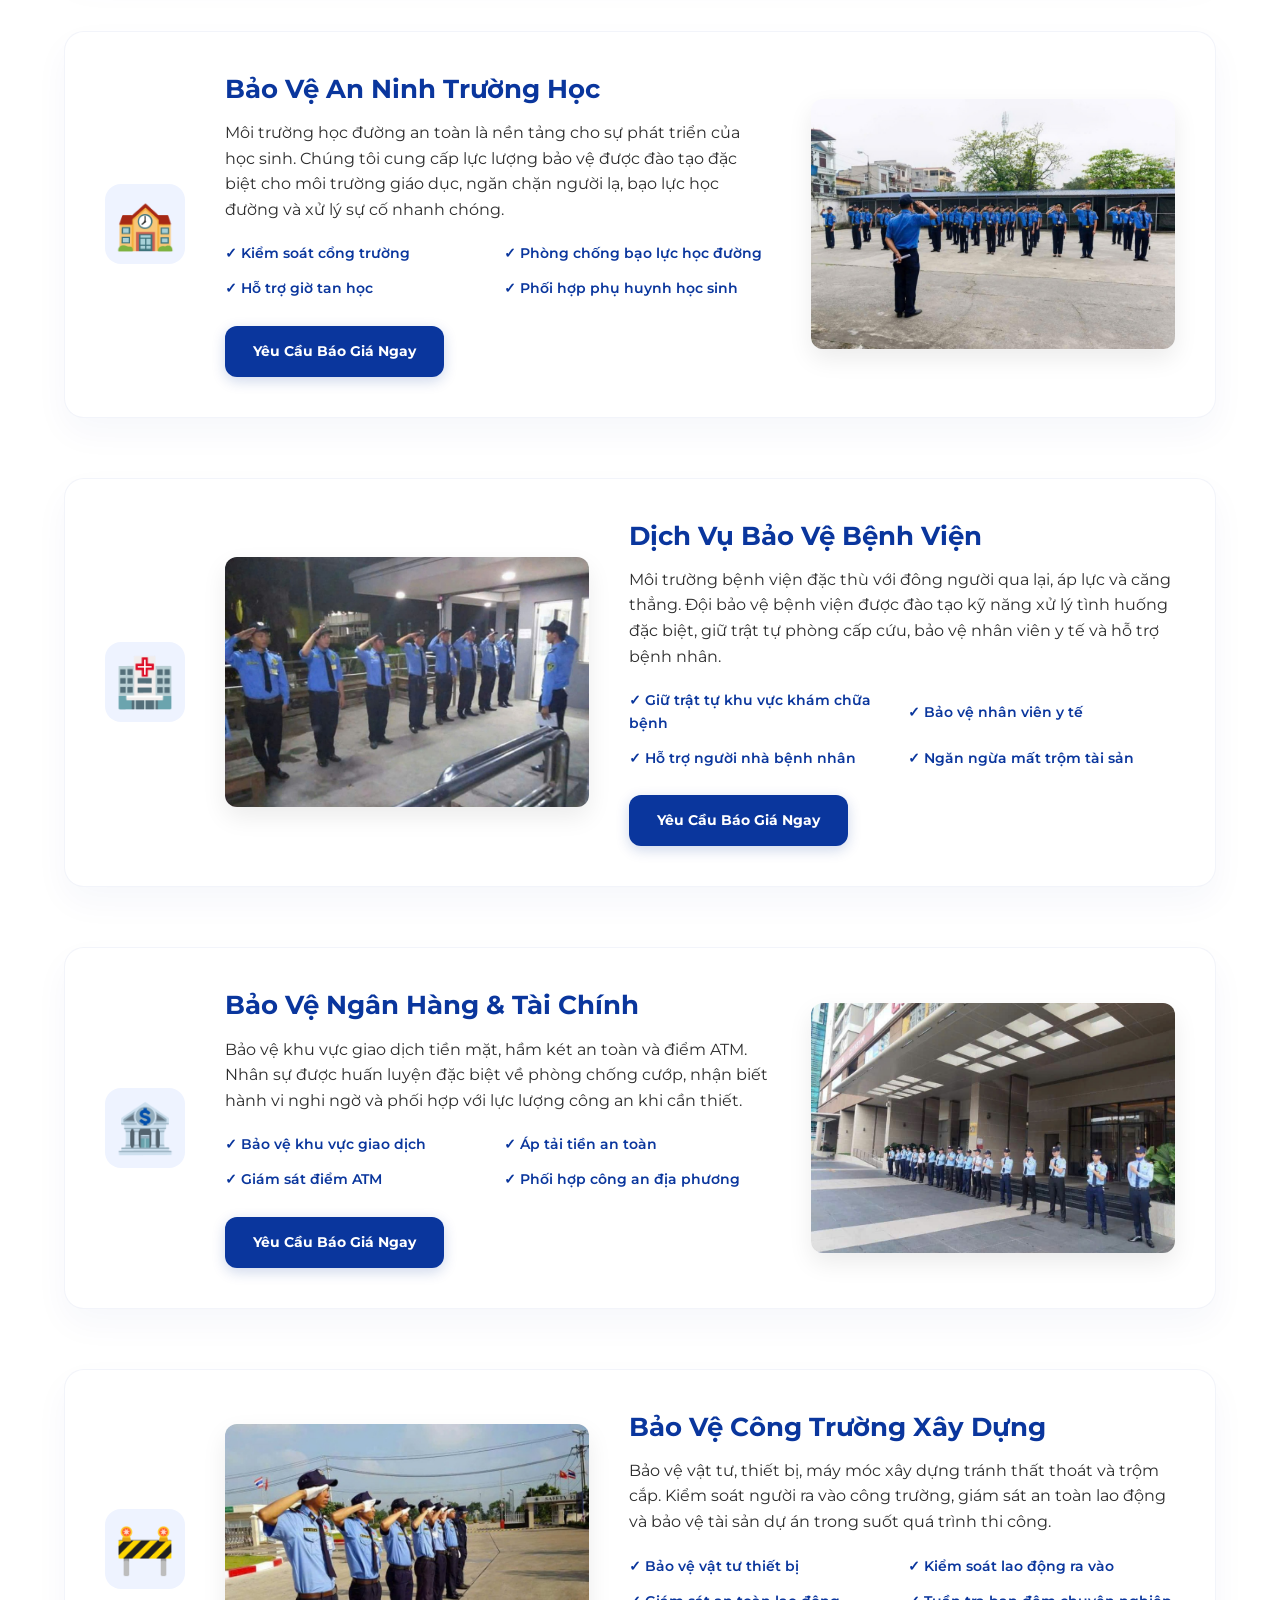
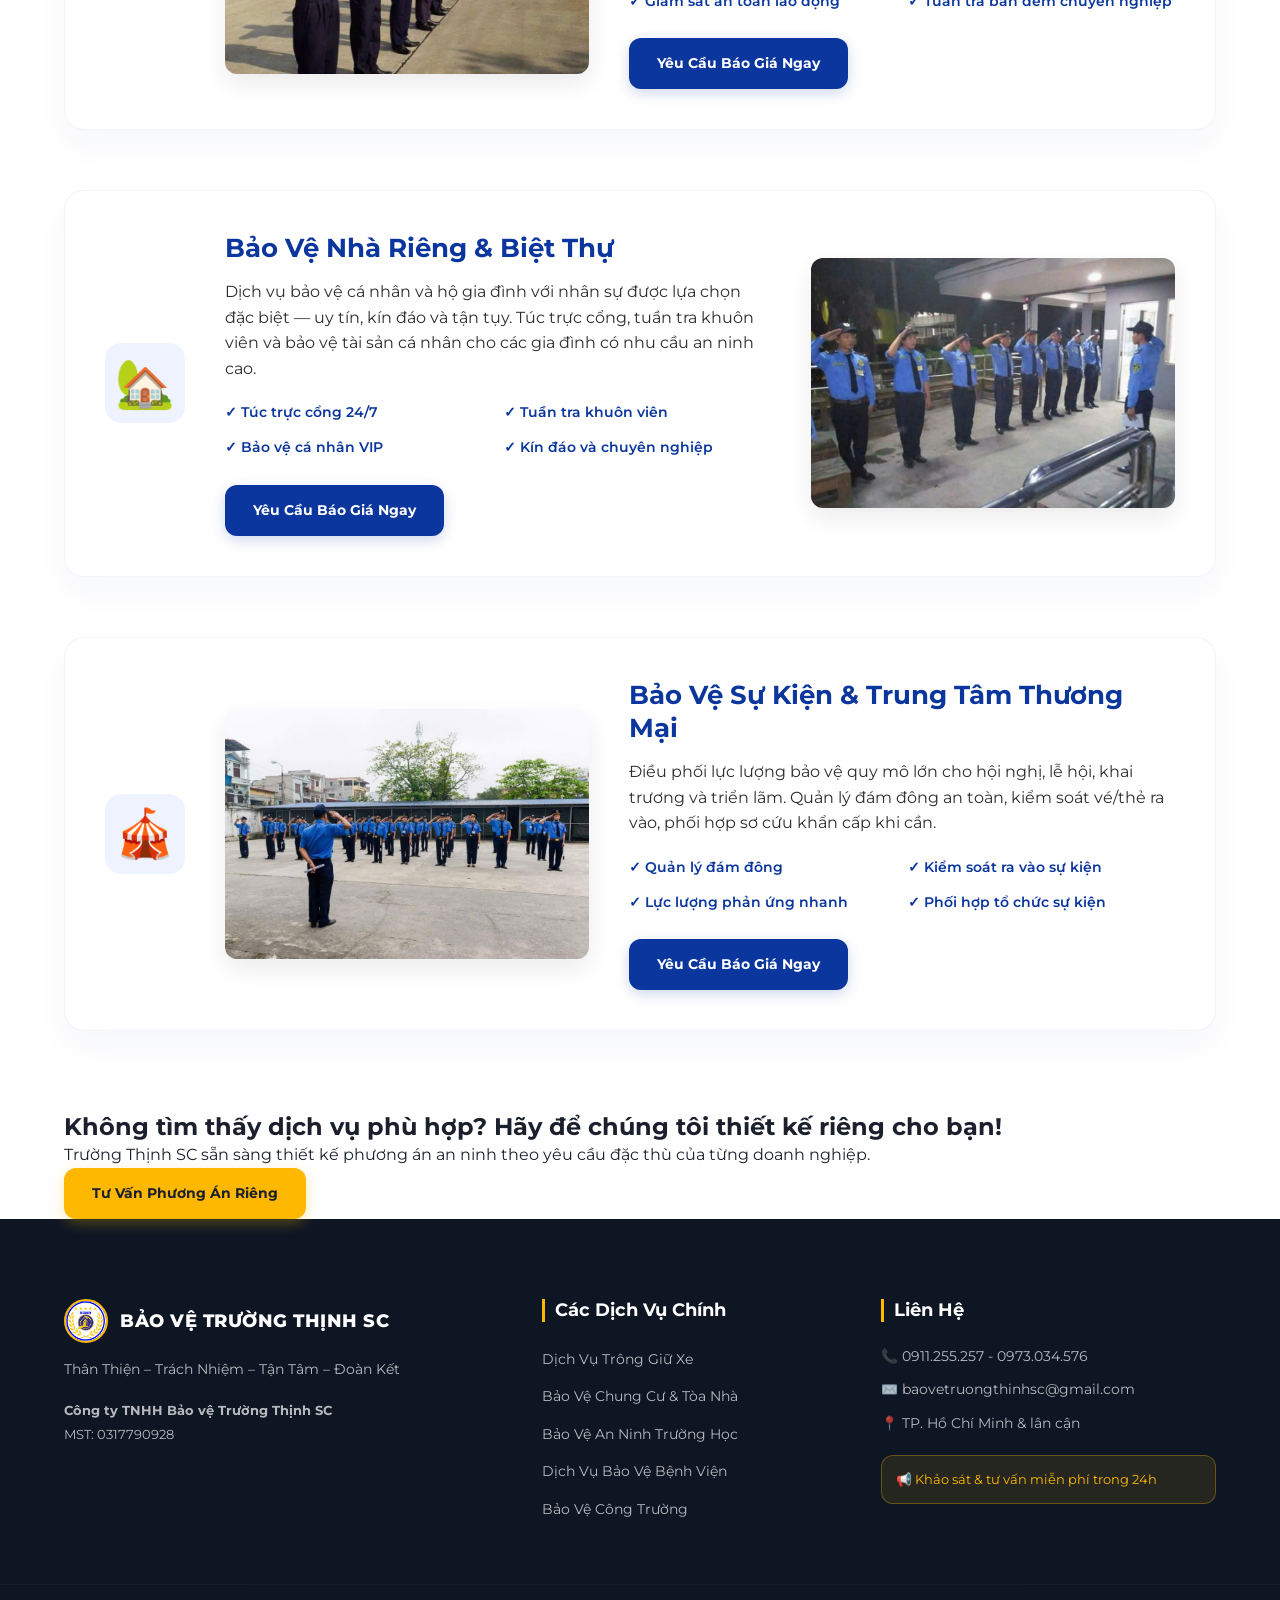
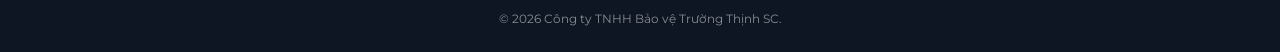
<file: dich-vu.html>
<!DOCTYPE html>
<html lang="vi">
<head>
    <meta charset="UTF-8">
    <meta name="viewport" content="width=device-width, initial-scale=1.0">
    <title>Dịch Vụ Bảo Vệ | Trường Thịnh SC</title>
    <meta name="description" content="Các dịch vụ bảo vệ chuyên nghiệp của Trường Thịnh SC: bảo vệ tòa nhà, trường học, bệnh viện, ngân hàng, công trường và trông giữ xe. Báo giá nhanh 24/7.">
    <link rel="preconnect" href="https://fonts.googleapis.com">
    <link rel="preconnect" href="https://fonts.gstatic.com" crossorigin>
    <link href="https://fonts.googleapis.com/css2?family=Montserrat:wght@300;400;500;600;700;800&display=swap" rel="stylesheet">
    <link rel="stylesheet" href="styles.css">
    <link rel="stylesheet" href="pages.css">
</head>
<body>
    <div class="top-info-bar">
        <div class="container top-info-container">
            <div class="top-info-left"><span>MST: 0317790928</span><span>baovetruongthinhsc@gmail.com</span></div>
            <div class="top-info-right"><span class="hotline-highlight">HOTLINE 24/7: 0911.255.257 - 0973.034.576</span></div>
        </div>
    </div>
    <header class="main-header" id="header">
        <div class="container header-container">
            <a href="index.html" class="logo">
                <img src="assets/logo.jpg" alt="Logo Trường Thịnh SC" class="logo-img">
                <div class="logo-text"><span class="brand-name">TRƯỜNG THỊNH SC</span><span class="brand-sub">DỊCH VỤ BẢO VỆ CHUYÊN NGHIỆP</span></div>
            </a>
            <nav class="nav-menu">
                <a href="index.html" class="nav-link">Trang Chủ</a>
                <a href="gioi-thieu.html" class="nav-link">Giới Thiệu</a>
                <div class="nav-item dropdown">
                    <a href="dich-vu.html" class="nav-link active">Dịch Vụ</a>
                    <ul class="dropdown-menu">
                        <li><a href="dich-vu-trong-giu-xe.html">Dịch Vụ Trông Giữ Xe</a></li>
                        <li><a href="dich-vu-bao-ve-an-ninh-truong-hoc.html">Bảo Vệ Trường Học</a></li>
                        <li><a href="dich-vu-bao-ve-an-ninh-toa-nha-chung-cu.html">Bảo Vệ Chung Cư & Tòa Nhà</a></li>
                        <li><a href="dich-vu-bao-ve-benh-vien.html">Bảo Vệ Bệnh Viện</a></li>
                        <li><a href="dich-vu-bao-ve-ngan-hang.html">Bảo Vệ Ngân Hàng</a></li>
                        <li><a href="dich-vu-bao-ve-trung-tam-thuong-mai.html">Bảo Vệ Trung Tâm Thương Mại</a></li>
                        <li><a href="dich-vu-bao-ve-cong-truong-xay-dung.html">Bảo Vệ Công Trường</a></li>
                        <li><a href="dich-vu-bao-ve-nha-rieng.html">Bảo Vệ Nhà Riêng / Biệt Thự</a></li>
                    </ul>
                </div>
                <a href="tin-tuc.html" class="nav-link">Tin Tức</a>
                <a href="tuyen-dung.html" class="nav-link">Tuyển Dụng</a>
                <a href="lien-he.html" class="nav-btn">Liên Hệ Ngay</a>
            </nav>
            <button class="mobile-toggle" id="mobile-toggle-btn"><span></span><span></span><span></span></button>
        </div>
    </header>
    <div class="mobile-drawer" id="mobile-drawer">
        <nav class="mobile-nav">
            <a href="index.html" class="mobile-link">Trang Chủ</a>
            <a href="gioi-thieu.html" class="mobile-link">Giới Thiệu</a>
            <a href="dich-vu.html" class="mobile-link" style="font-weight: 800;">Dịch Vụ</a>
            <div style="padding-left: 15px; display: flex; flex-direction: column; gap: 10px; margin-top: -10px; margin-bottom: 10px;">
                <a href="dich-vu-trong-giu-xe.html" class="mobile-link" style="font-size: 0.9rem; font-weight: 500;">• Trông Giữ Xe</a>
                <a href="dich-vu-bao-ve-an-ninh-truong-hoc.html" class="mobile-link" style="font-size: 0.9rem; font-weight: 500;">• Bảo Vệ Trường Học</a>
                <a href="dich-vu-bao-ve-an-ninh-toa-nha-chung-cu.html" class="mobile-link" style="font-size: 0.9rem; font-weight: 500;">• Bảo Vệ Chung Cư & Tòa Nhà</a>
                <a href="dich-vu-bao-ve-benh-vien.html" class="mobile-link" style="font-size: 0.9rem; font-weight: 500;">• Bảo Vệ Bệnh Viện</a>
                <a href="dich-vu-bao-ve-ngan-hang.html" class="mobile-link" style="font-size: 0.9rem; font-weight: 500;">• Bảo Vệ Ngân Hàng</a>
                <a href="dich-vu-bao-ve-trung-tam-thuong-mai.html" class="mobile-link" style="font-size: 0.9rem; font-weight: 500;">• Bảo Vệ TTTM & Siêu Thị</a>
                <a href="dich-vu-bao-ve-cong-truong-xay-dung.html" class="mobile-link" style="font-size: 0.9rem; font-weight: 500;">• Bảo Vệ Công Trường</a>
                <a href="dich-vu-bao-ve-nha-rieng.html" class="mobile-link" style="font-size: 0.9rem; font-weight: 500;">• Bảo Vệ Nhà Riêng</a>
            </div>
            <a href="tin-tuc.html" class="mobile-link">Tin Tức</a>
            <a href="tuyen-dung.html" class="mobile-link">Tuyển Dụng</a>
            <a href="lien-he.html" class="mobile-btn">Liên Hệ Ngay</a>
        </nav>
    </div>

    <main>
        <div class="page-hero" style="background-image:url('assets/guards_building.jpg')">
            <div class="page-hero-overlay"></div>
            <div class="container page-hero-content">
                <div class="breadcrumb"><a href="index.html">Trang Chủ</a> › Dịch Vụ</div>
                <h1>Danh Mục Dịch Vụ An Ninh</h1>
                <p>Giải pháp bảo vệ toàn diện — tùy chỉnh theo từng loại hình và quy mô</p>
            </div>
        </div>

        <!-- Services Intro -->
        <section class="section">
            <div class="container">
                <div class="section-header">
                    <span class="section-tag">GIẢI PHÁP AN NINH</span>
                    <h2 class="section-title">Chúng Tôi Bảo Vệ Mọi Mục Tiêu</h2>
                    <p class="section-subtitle">Từ tòa nhà chung cư đến kho hàng công nghiệp — Trường Thịnh SC có phương án an ninh phù hợp với mọi nhu cầu và ngân sách.</p>
                </div>

                <!-- Service Detail Cards -->
                <div class="service-detail-list">

                    <div class="service-detail-card" id="trong-giu-xe">
                        <div class="sdc-icon-col">
                            <div class="sdc-icon">🚗</div>
                        </div>
                        <div class="sdc-body">
                            <h3>Dịch Vụ Trông Giữ Xe</h3>
                            <p>Chúng tôi quản lý và vận hành bãi xe chuyên nghiệp cho các trung tâm thương mại, tòa nhà văn phòng, bệnh viện, trường học và khu dân cư. Đảm bảo phân luồng xe khoa học, kiểm soát ra vào bằng thẻ thông minh và bảo vệ phương tiện 24/7.</p>
                            <div class="sdc-features">
                                <span class="sdc-feature">✓ Kiểm soát thẻ xe điện tử</span>
                                <span class="sdc-feature">✓ Camera giám sát toàn bãi</span>
                                <span class="sdc-feature">✓ Phân luồng xe khoa học</span>
                                <span class="sdc-feature">✓ Bồi thường khi mất xe</span>
                            </div>
                            <a href="lien-he.html?service=trong-giu-xe" class="btn btn-primary sdc-cta">Yêu Cầu Báo Giá Ngay</a>
                        </div>
                        <div class="sdc-img-col">
                            <img src="assets/guards_building.jpg" alt="Trông giữ xe" class="sdc-img">
                        </div>
                    </div>

                    <div class="service-detail-card service-detail-card--reverse" id="chung-cu">
                        <div class="sdc-icon-col">
                            <div class="sdc-icon">🏢</div>
                        </div>
                        <div class="sdc-body">
                            <h3>Bảo Vệ An Ninh Chung Cư & Tòa Nhà</h3>
                            <p>Đội ngũ bảo vệ túc trực sảnh đón, hầm xe, hành lang và khu vực kỹ thuật. Kiểm soát chặt chẽ người và phương tiện ra vào, xử lý kịp thời sự cố cháy nổ, điện nước và hỗ trợ cư dân 24/7.</p>
                            <div class="sdc-features">
                                <span class="sdc-feature">✓ Kiểm soát vào ra chuyên nghiệp</span>
                                <span class="sdc-feature">✓ Tuần tra hành lang định kỳ</span>
                                <span class="sdc-feature">✓ Phối hợp PCCC</span>
                                <span class="sdc-feature">✓ Hỗ trợ cư dân 24/7</span>
                            </div>
                            <a href="lien-he.html?service=chung-cu" class="btn btn-primary sdc-cta">Yêu Cầu Báo Giá Ngay</a>
                        </div>
                        <div class="sdc-img-col">
                            <img src="assets/guards_saluting.jpg" alt="Bảo vệ chung cư" class="sdc-img">
                        </div>
                    </div>

                    <div class="service-detail-card" id="truong-hoc">
                        <div class="sdc-icon-col">
                            <div class="sdc-icon">🏫</div>
                        </div>
                        <div class="sdc-body">
                            <h3>Bảo Vệ An Ninh Trường Học</h3>
                            <p>Môi trường học đường an toàn là nền tảng cho sự phát triển của học sinh. Chúng tôi cung cấp lực lượng bảo vệ được đào tạo đặc biệt cho môi trường giáo dục, ngăn chặn người lạ, bạo lực học đường và xử lý sự cố nhanh chóng.</p>
                            <div class="sdc-features">
                                <span class="sdc-feature">✓ Kiểm soát cổng trường</span>
                                <span class="sdc-feature">✓ Phòng chống bạo lực học đường</span>
                                <span class="sdc-feature">✓ Hỗ trợ giờ tan học</span>
                                <span class="sdc-feature">✓ Phối hợp phụ huynh học sinh</span>
                            </div>
                            <a href="lien-he.html?service=truong-hoc" class="btn btn-primary sdc-cta">Yêu Cầu Báo Giá Ngay</a>
                        </div>
                        <div class="sdc-img-col">
                            <img src="assets/guards_courtyard.jpg" alt="Bảo vệ trường học" class="sdc-img">
                        </div>
                    </div>

                    <div class="service-detail-card service-detail-card--reverse" id="benh-vien">
                        <div class="sdc-icon-col">
                            <div class="sdc-icon">🏥</div>
                        </div>
                        <div class="sdc-body">
                            <h3>Dịch Vụ Bảo Vệ Bệnh Viện</h3>
                            <p>Môi trường bệnh viện đặc thù với đông người qua lại, áp lực và căng thẳng. Đội bảo vệ bệnh viện được đào tạo kỹ năng xử lý tình huống đặc biệt, giữ trật tự phòng cấp cứu, bảo vệ nhân viên y tế và hỗ trợ bệnh nhân.</p>
                            <div class="sdc-features">
                                <span class="sdc-feature">✓ Giữ trật tự khu vực khám chữa bệnh</span>
                                <span class="sdc-feature">✓ Bảo vệ nhân viên y tế</span>
                                <span class="sdc-feature">✓ Hỗ trợ người nhà bệnh nhân</span>
                                <span class="sdc-feature">✓ Ngăn ngừa mất trộm tài sản</span>
                            </div>
                            <a href="lien-he.html?service=benh-vien" class="btn btn-primary sdc-cta">Yêu Cầu Báo Giá Ngay</a>
                        </div>
                        <div class="sdc-img-col">
                            <img src="assets/guards_night.jpg" alt="Bảo vệ bệnh viện" class="sdc-img">
                        </div>
                    </div>

                    <div class="service-detail-card" id="ngan-hang">
                        <div class="sdc-icon-col">
                            <div class="sdc-icon">🏦</div>
                        </div>
                        <div class="sdc-body">
                            <h3>Bảo Vệ Ngân Hàng & Tài Chính</h3>
                            <p>Bảo vệ khu vực giao dịch tiền mặt, hầm két an toàn và điểm ATM. Nhân sự được huấn luyện đặc biệt về phòng chống cướp, nhận biết hành vi nghi ngờ và phối hợp với lực lượng công an khi cần thiết.</p>
                            <div class="sdc-features">
                                <span class="sdc-feature">✓ Bảo vệ khu vực giao dịch</span>
                                <span class="sdc-feature">✓ Áp tải tiền an toàn</span>
                                <span class="sdc-feature">✓ Giám sát điểm ATM</span>
                                <span class="sdc-feature">✓ Phối hợp công an địa phương</span>
                            </div>
                            <a href="lien-he.html?service=ngan-hang" class="btn btn-primary sdc-cta">Yêu Cầu Báo Giá Ngay</a>
                        </div>
                        <div class="sdc-img-col">
                            <img src="assets/guards_building.jpg" alt="Bảo vệ ngân hàng" class="sdc-img">
                        </div>
                    </div>

                    <div class="service-detail-card service-detail-card--reverse" id="cong-truong">
                        <div class="sdc-icon-col">
                            <div class="sdc-icon">🚧</div>
                        </div>
                        <div class="sdc-body">
                            <h3>Bảo Vệ Công Trường Xây Dựng</h3>
                            <p>Bảo vệ vật tư, thiết bị, máy móc xây dựng tránh thất thoát và trộm cắp. Kiểm soát người ra vào công trường, giám sát an toàn lao động và bảo vệ tài sản dự án trong suốt quá trình thi công.</p>
                            <div class="sdc-features">
                                <span class="sdc-feature">✓ Bảo vệ vật tư thiết bị</span>
                                <span class="sdc-feature">✓ Kiểm soát lao động ra vào</span>
                                <span class="sdc-feature">✓ Giám sát an toàn lao động</span>
                                <span class="sdc-feature">✓ Tuần tra ban đêm chuyên nghiệp</span>
                            </div>
                            <a href="lien-he.html?service=cong-truong" class="btn btn-primary sdc-cta">Yêu Cầu Báo Giá Ngay</a>
                        </div>
                        <div class="sdc-img-col">
                            <img src="assets/guards_saluting.jpg" alt="Bảo vệ công trường" class="sdc-img">
                        </div>
                    </div>

                    <div class="service-detail-card" id="nha-rieng">
                        <div class="sdc-icon-col">
                            <div class="sdc-icon">🏡</div>
                        </div>
                        <div class="sdc-body">
                            <h3>Bảo Vệ Nhà Riêng & Biệt Thự</h3>
                            <p>Dịch vụ bảo vệ cá nhân và hộ gia đình với nhân sự được lựa chọn đặc biệt — uy tín, kín đáo và tận tụy. Túc trực cổng, tuần tra khuôn viên và bảo vệ tài sản cá nhân cho các gia đình có nhu cầu an ninh cao.</p>
                            <div class="sdc-features">
                                <span class="sdc-feature">✓ Túc trực cổng 24/7</span>
                                <span class="sdc-feature">✓ Tuần tra khuôn viên</span>
                                <span class="sdc-feature">✓ Bảo vệ cá nhân VIP</span>
                                <span class="sdc-feature">✓ Kín đáo và chuyên nghiệp</span>
                            </div>
                            <a href="lien-he.html?service=nha-rieng" class="btn btn-primary sdc-cta">Yêu Cầu Báo Giá Ngay</a>
                        </div>
                        <div class="sdc-img-col">
                            <img src="assets/guards_night.jpg" alt="Bảo vệ nhà riêng" class="sdc-img">
                        </div>
                    </div>

                    <div class="service-detail-card service-detail-card--reverse" id="su-kien">
                        <div class="sdc-icon-col">
                            <div class="sdc-icon">🎪</div>
                        </div>
                        <div class="sdc-body">
                            <h3>Bảo Vệ Sự Kiện & Trung Tâm Thương Mại</h3>
                            <p>Điều phối lực lượng bảo vệ quy mô lớn cho hội nghị, lễ hội, khai trương và triển lãm. Quản lý đám đông an toàn, kiểm soát vé/thẻ ra vào, phối hợp sơ cứu khẩn cấp khi cần.</p>
                            <div class="sdc-features">
                                <span class="sdc-feature">✓ Quản lý đám đông</span>
                                <span class="sdc-feature">✓ Kiểm soát ra vào sự kiện</span>
                                <span class="sdc-feature">✓ Lực lượng phản ứng nhanh</span>
                                <span class="sdc-feature">✓ Phối hợp tổ chức sự kiện</span>
                            </div>
                            <a href="lien-he.html?service=su-kien" class="btn btn-primary sdc-cta">Yêu Cầu Báo Giá Ngay</a>
                        </div>
                        <div class="sdc-img-col">
                            <img src="assets/guards_courtyard.jpg" alt="Bảo vệ sự kiện" class="sdc-img">
                        </div>
                    </div>

                </div>
            </div>
        </section>

        <!-- CTA Banner -->
        <section class="cta-banner-section">
            <div class="container cta-banner-container">
                <div class="cta-banner-text">
                    <h2>Không tìm thấy dịch vụ phù hợp? Hãy để chúng tôi thiết kế riêng cho bạn!</h2>
                    <p>Trường Thịnh SC sẵn sàng thiết kế phương án an ninh theo yêu cầu đặc thù của từng doanh nghiệp.</p>
                </div>
                <div class="cta-banner-actions">
                    <a href="lien-he.html" class="btn btn-call-now">Tư Vấn Phương Án Riêng</a>
                </div>
            </div>
        </section>
    </main>

    <footer class="main-footer">
        <div class="container footer-container">
            <div class="footer-left">
                <div class="footer-brand"><img src="assets/logo.jpg" alt="Logo" class="footer-logo-img"><h4>BẢO VỆ TRƯỜNG THỊNH SC</h4></div>
                <p class="footer-desc">Thân Thiện – Trách Nhiệm – Tận Tâm – Đoàn Kết</p>
                <div class="footer-legal"><p><strong>Công ty TNHH Bảo vệ Trường Thịnh SC</strong></p><p>MST: 0317790928</p></div>
            </div>
            <div class="footer-center">
                <h4>Các Dịch Vụ Chính</h4>
                <ul class="footer-links">
                    <li><a href="dich-vu-trong-giu-xe.html">Dịch Vụ Trông Giữ Xe</a></li>
                    <li><a href="dich-vu-bao-ve-an-ninh-toa-nha-chung-cu.html">Bảo Vệ Chung Cư & Tòa Nhà</a></li>
                    <li><a href="dich-vu-bao-ve-an-ninh-truong-hoc.html">Bảo Vệ An Ninh Trường Học</a></li>
                    <li><a href="dich-vu-bao-ve-benh-vien.html">Dịch Vụ Bảo Vệ Bệnh Viện</a></li>
                    <li><a href="dich-vu-bao-ve-cong-truong-xay-dung.html">Bảo Vệ Công Trường</a></li>
                </ul>
            </div>
            <div class="footer-right">
                <h4>Liên Hệ</h4>
                <p>📞 0911.255.257 - 0973.034.576</p>
                <p>✉️ baovetruongthinhsc@gmail.com</p>
                <p>📍 TP. Hồ Chí Minh & lân cận</p>
                <div class="footer-alert-box">📢 Khảo sát & tư vấn miễn phí trong 24h</div>
            </div>
        </div>
        <div class="footer-bottom"><p>&copy; 2026 Công ty TNHH Bảo vệ Trường Thịnh SC.</p></div>
    </footer>

    <a href="tel:0911255257" class="floating-hotline">
        <div class="phone-ring-wave"></div>
        <div class="phone-icon-circle">
            <svg viewBox="0 0 24 24" fill="currentColor" class="floating-phone-svg"><path d="M22 16.92v3a2 2 0 0 1-2.18 2 19.79 19.79 0 0 1-8.63-3.07A19.5 19.5 0 0 1 4.13 12.5a19.79 19.79 0 0 1-3.07-8.67A2 2 0 0 1 3.04 2h3a2 2 0 0 1 2 1.72c.127.96.361 1.903.7 2.81a2 2 0 0 1-.45 2.11L7.09 9.91a16 16 0 0 0 6 6l1.27-1.27a2 2 0 0 1 2.11-.45c.907.339 1.85.573 2.81.7A2 2 0 0 1 22 16.92z"/></svg>
        </div>
        <span class="floating-phone-label">Gọi ngay</span>
    </a>

    <script src="script.js"></script>
</body>
</html>
</file>
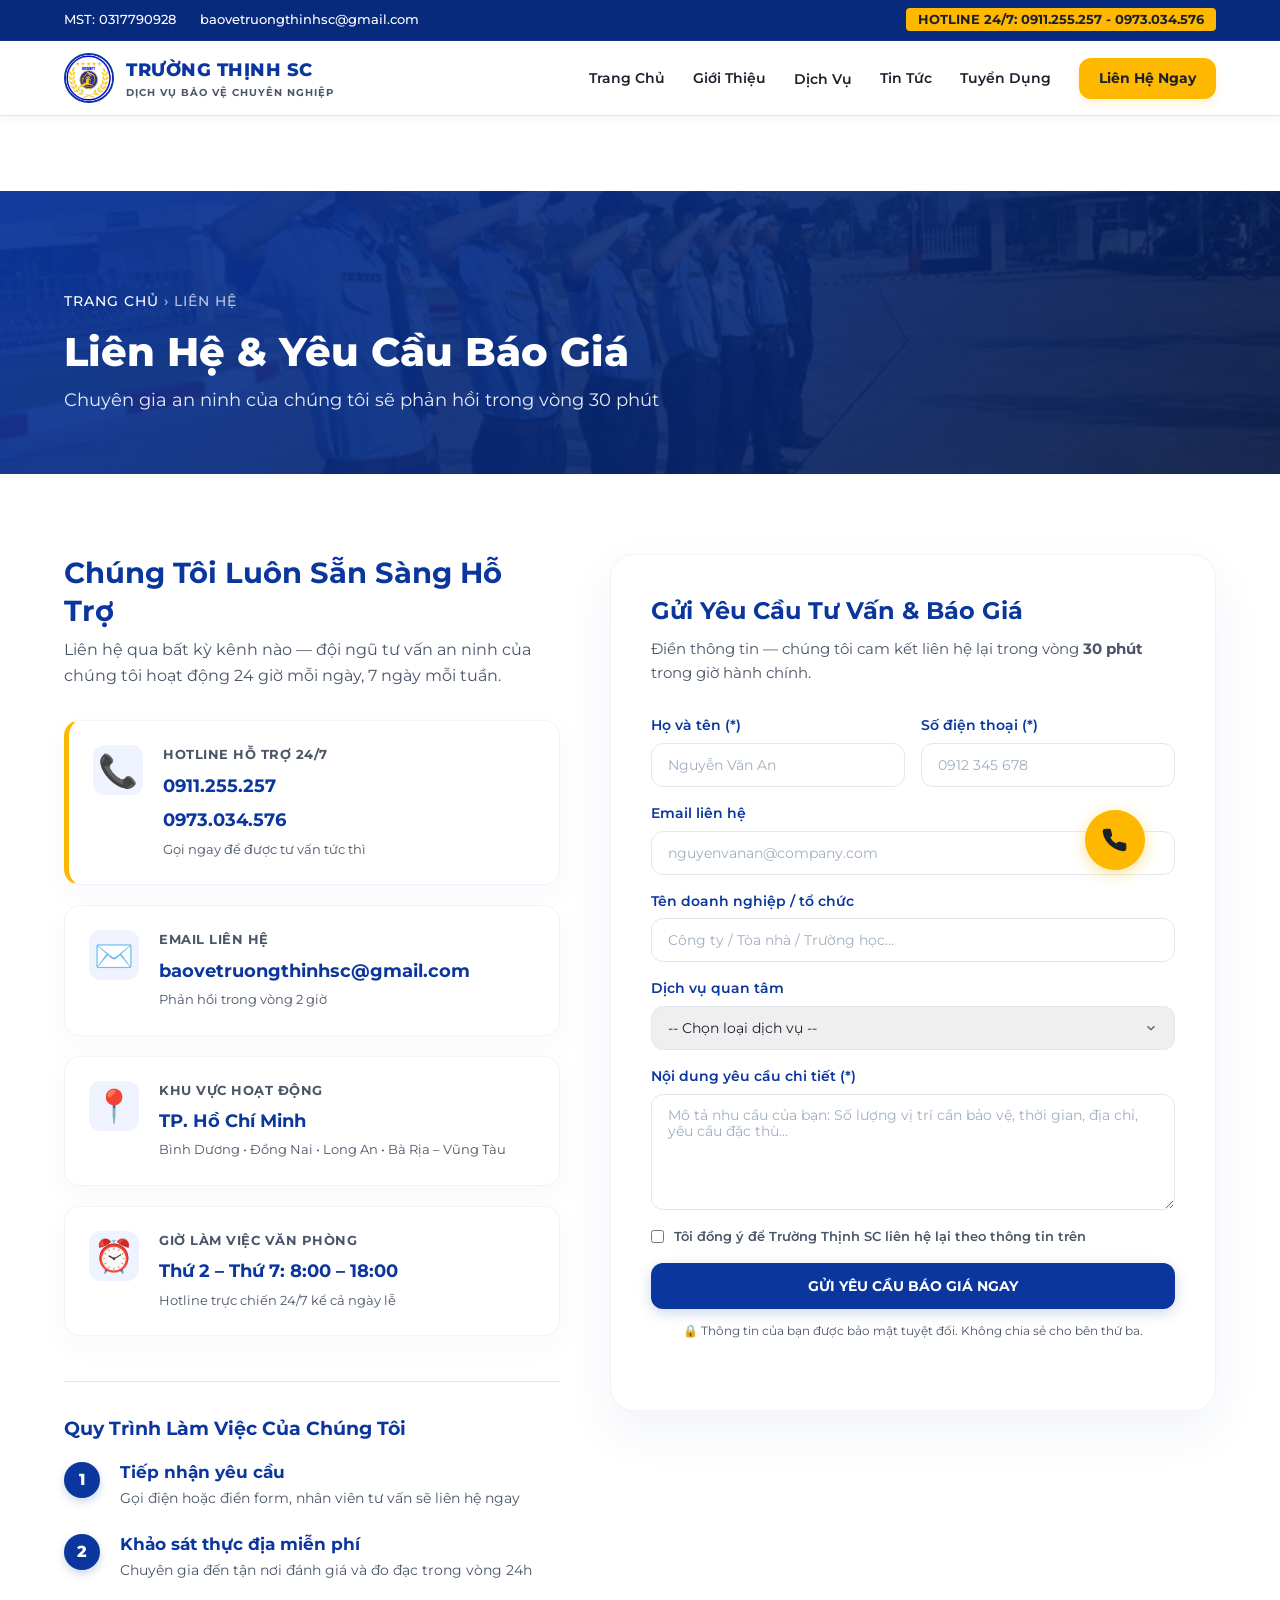
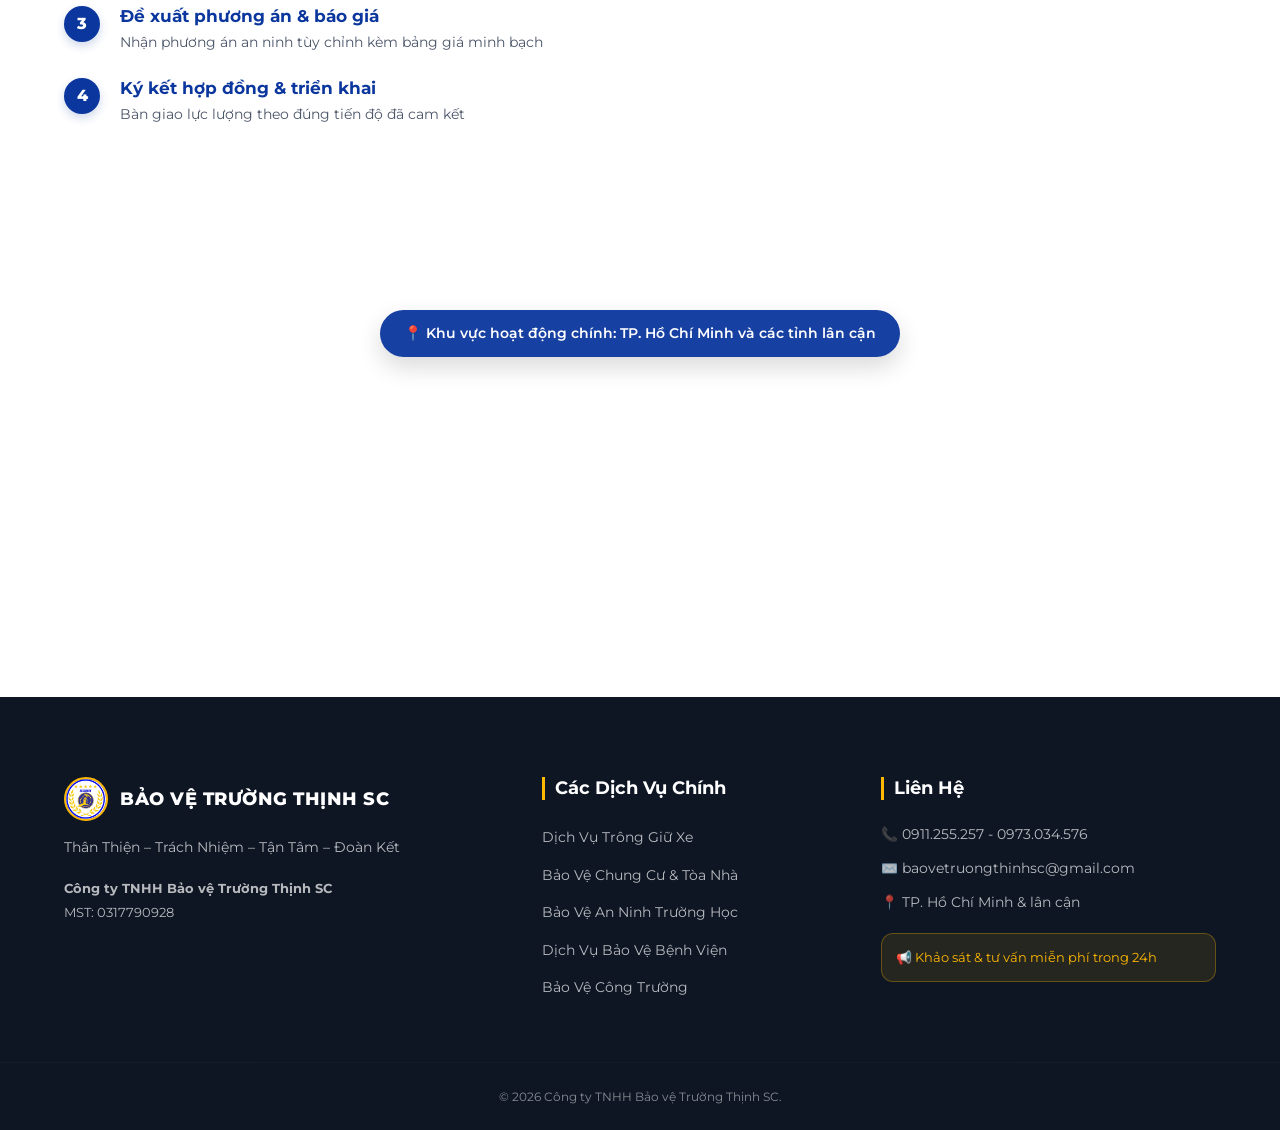
<file: lien-he.html>
<!DOCTYPE html>
<html lang="vi">
<head>
    <meta charset="UTF-8">
    <meta name="viewport" content="width=device-width, initial-scale=1.0">
    <title>Liên Hệ & Báo Giá | Bảo Vệ Trường Thịnh SC</title>
    <meta name="description" content="Liên hệ ngay với Trường Thịnh SC để được tư vấn và nhận báo giá dịch vụ bảo vệ an ninh chuyên nghiệp. Hotline: 0911.255.257. Khảo sát miễn phí trong 24h.">
    <link rel="preconnect" href="https://fonts.googleapis.com">
    <link rel="preconnect" href="https://fonts.gstatic.com" crossorigin>
    <link href="https://fonts.googleapis.com/css2?family=Montserrat:wght@300;400;500;600;700;800&display=swap" rel="stylesheet">
    <link rel="stylesheet" href="styles.css">
    <link rel="stylesheet" href="pages.css">
</head>
<body>
    <div class="top-info-bar">
        <div class="container top-info-container">
            <div class="top-info-left"><span>MST: 0317790928</span><span>baovetruongthinhsc@gmail.com</span></div>
            <div class="top-info-right"><span class="hotline-highlight">HOTLINE 24/7: 0911.255.257 - 0973.034.576</span></div>
        </div>
    </div>
    <header class="main-header" id="header">
        <div class="container header-container">
            <a href="index.html" class="logo">
                <img src="assets/logo.jpg" alt="Logo Trường Thịnh SC" class="logo-img">
                <div class="logo-text"><span class="brand-name">TRƯỜNG THỊNH SC</span><span class="brand-sub">DỊCH VỤ BẢO VỆ CHUYÊN NGHIỆP</span></div>
            </a>
            <nav class="nav-menu">
                <a href="index.html" class="nav-link">Trang Chủ</a>
                <a href="gioi-thieu.html" class="nav-link">Giới Thiệu</a>
                <div class="nav-item dropdown">
                    <a href="dich-vu.html" class="nav-link">Dịch Vụ</a>
                    <ul class="dropdown-menu">
                        <li><a href="dich-vu-trong-giu-xe.html">Dịch Vụ Trông Giữ Xe</a></li>
                        <li><a href="dich-vu-bao-ve-an-ninh-truong-hoc.html">Bảo Vệ Trường Học</a></li>
                        <li><a href="dich-vu-bao-ve-an-ninh-toa-nha-chung-cu.html">Bảo Vệ Chung Cư & Tòa Nhà</a></li>
                        <li><a href="dich-vu-bao-ve-benh-vien.html">Bảo Vệ Bệnh Viện</a></li>
                        <li><a href="dich-vu-bao-ve-ngan-hang.html">Bảo Vệ Ngân Hàng</a></li>
                        <li><a href="dich-vu-bao-ve-trung-tam-thuong-mai.html">Bảo Vệ Trung Tâm Thương Mại</a></li>
                        <li><a href="dich-vu-bao-ve-cong-truong-xay-dung.html">Bảo Vệ Công Trường</a></li>
                        <li><a href="dich-vu-bao-ve-nha-rieng.html">Bảo Vệ Nhà Riêng / Biệt Thự</a></li>
                    </ul>
                </div>
                <a href="tin-tuc.html" class="nav-link">Tin Tức</a>
                <a href="tuyen-dung.html" class="nav-link">Tuyển Dụng</a>
                <a href="lien-he.html" class="nav-btn active-btn">Liên Hệ Ngay</a>
            </nav>
            <button class="mobile-toggle" id="mobile-toggle-btn"><span></span><span></span><span></span></button>
        </div>
    </header>
    <div class="mobile-drawer" id="mobile-drawer">
        <nav class="mobile-nav">
            <a href="index.html" class="mobile-link">Trang Chủ</a>
            <a href="gioi-thieu.html" class="mobile-link">Giới Thiệu</a>
            <a href="dich-vu.html" class="mobile-link" style="font-weight: 800;">Dịch Vụ</a>
            <div style="padding-left: 15px; display: flex; flex-direction: column; gap: 10px; margin-top: -10px; margin-bottom: 10px;">
                <a href="dich-vu-trong-giu-xe.html" class="mobile-link" style="font-size: 0.9rem; font-weight: 500;">• Trông Giữ Xe</a>
                <a href="dich-vu-bao-ve-an-ninh-truong-hoc.html" class="mobile-link" style="font-size: 0.9rem; font-weight: 500;">• Bảo Vệ Trường Học</a>
                <a href="dich-vu-bao-ve-an-ninh-toa-nha-chung-cu.html" class="mobile-link" style="font-size: 0.9rem; font-weight: 500;">• Bảo Vệ Chung Cư & Tòa Nhà</a>
                <a href="dich-vu-bao-ve-benh-vien.html" class="mobile-link" style="font-size: 0.9rem; font-weight: 500;">• Bảo Vệ Bệnh Viện</a>
                <a href="dich-vu-bao-ve-ngan-hang.html" class="mobile-link" style="font-size: 0.9rem; font-weight: 500;">• Bảo Vệ Ngân Hàng</a>
                <a href="dich-vu-bao-ve-trung-tam-thuong-mai.html" class="mobile-link" style="font-size: 0.9rem; font-weight: 500;">• Bảo Vệ TTTM & Siêu Thị</a>
                <a href="dich-vu-bao-ve-cong-truong-xay-dung.html" class="mobile-link" style="font-size: 0.9rem; font-weight: 500;">• Bảo Vệ Công Trường</a>
                <a href="dich-vu-bao-ve-nha-rieng.html" class="mobile-link" style="font-size: 0.9rem; font-weight: 500;">• Bảo Vệ Nhà Riêng</a>
            </div>
            <a href="tin-tuc.html" class="mobile-link">Tin Tức</a>
            <a href="tuyen-dung.html" class="mobile-link">Tuyển Dụng</a>
            <a href="lien-he.html" class="mobile-btn">Liên Hệ Ngay</a>
        </nav>
    </div>

    <main>
        <div class="page-hero" style="background-image:url('assets/guards_saluting.jpg')">
            <div class="page-hero-overlay"></div>
            <div class="container page-hero-content">
                <div class="breadcrumb"><a href="index.html">Trang Chủ</a> › Liên Hệ</div>
                <h1>Liên Hệ & Yêu Cầu Báo Giá</h1>
                <p>Chuyên gia an ninh của chúng tôi sẽ phản hồi trong vòng 30 phút</p>
            </div>
        </div>

        <!-- Contact Layout -->
        <section class="section">
            <div class="container contact-page-grid">

                <!-- Left: Contact Info -->
                <div class="contact-page-left">
                    <h2 class="section-title" style="font-size:1.8rem;margin-bottom:8px;">Chúng Tôi Luôn Sẵn Sàng Hỗ Trợ</h2>
                    <p style="color:var(--color-gray);margin-bottom:32px;">Liên hệ qua bất kỳ kênh nào — đội ngũ tư vấn an ninh của chúng tôi hoạt động 24 giờ mỗi ngày, 7 ngày mỗi tuần.</p>

                    <div class="contact-info-cards">
                        <a href="tel:0911255257" class="contact-info-card contact-info-card--phone">
                            <div class="cic-icon">📞</div>
                            <div class="cic-body">
                                <span class="cic-label">Hotline Hỗ Trợ 24/7</span>
                                <strong class="cic-value">0911.255.257</strong>
                                <strong class="cic-value">0973.034.576</strong>
                                <span class="cic-note">Gọi ngay để được tư vấn tức thì</span>
                            </div>
                        </a>
                        <a href="mailto:baovetruongthinhsc@gmail.com" class="contact-info-card">
                            <div class="cic-icon">✉️</div>
                            <div class="cic-body">
                                <span class="cic-label">Email Liên Hệ</span>
                                <strong class="cic-value">baovetruongthinhsc@gmail.com</strong>
                                <span class="cic-note">Phản hồi trong vòng 2 giờ</span>
                            </div>
                        </a>
                        <div class="contact-info-card">
                            <div class="cic-icon">📍</div>
                            <div class="cic-body">
                                <span class="cic-label">Khu Vực Hoạt Động</span>
                                <strong class="cic-value">TP. Hồ Chí Minh</strong>
                                <span class="cic-note">Bình Dương • Đồng Nai • Long An • Bà Rịa – Vũng Tàu</span>
                            </div>
                        </div>
                        <div class="contact-info-card">
                            <div class="cic-icon">⏰</div>
                            <div class="cic-body">
                                <span class="cic-label">Giờ Làm Việc Văn Phòng</span>
                                <strong class="cic-value">Thứ 2 – Thứ 7: 8:00 – 18:00</strong>
                                <span class="cic-note">Hotline trực chiến 24/7 kể cả ngày lễ</span>
                            </div>
                        </div>
                    </div>

                    <!-- Process Steps -->
                    <div class="process-steps">
                        <h3 style="margin-bottom:20px;color:var(--color-primary);">Quy Trình Làm Việc Của Chúng Tôi</h3>
                        <div class="process-step"><div class="ps-num">1</div><div><h4>Tiếp nhận yêu cầu</h4><p>Gọi điện hoặc điền form, nhân viên tư vấn sẽ liên hệ ngay</p></div></div>
                        <div class="process-step"><div class="ps-num">2</div><div><h4>Khảo sát thực địa miễn phí</h4><p>Chuyên gia đến tận nơi đánh giá và đo đạc trong vòng 24h</p></div></div>
                        <div class="process-step"><div class="ps-num">3</div><div><h4>Đề xuất phương án & báo giá</h4><p>Nhận phương án an ninh tùy chỉnh kèm bảng giá minh bạch</p></div></div>
                        <div class="process-step"><div class="ps-num">4</div><div><h4>Ký kết hợp đồng & triển khai</h4><p>Bàn giao lực lượng theo đúng tiến độ đã cam kết</p></div></div>
                    </div>
                </div>

                <!-- Right: Form -->
                <div class="contact-page-right">
                    <div class="contact-form-card">
                        <h3>Gửi Yêu Cầu Tư Vấn & Báo Giá</h3>
                        <p>Điền thông tin — chúng tôi cam kết liên hệ lại trong vòng <strong>30 phút</strong> trong giờ hành chính.</p>
                        <form id="contact-form" onsubmit="return false;">
                            <div class="form-row">
                                <div class="form-group">
                                    <label for="contact-name">Họ và tên (*)</label>
                                    <input type="text" id="contact-name" placeholder="Nguyễn Văn An" required>
                                </div>
                                <div class="form-group">
                                    <label for="contact-phone">Số điện thoại (*)</label>
                                    <input type="tel" id="contact-phone" placeholder="0912 345 678" required>
                                </div>
                            </div>
                            <div class="form-group">
                                <label for="contact-email">Email liên hệ</label>
                                <input type="email" id="contact-email" placeholder="nguyenvanan@company.com">
                            </div>
                            <div class="form-group">
                                <label for="contact-company">Tên doanh nghiệp / tổ chức</label>
                                <input type="text" id="contact-company" placeholder="Công ty / Tòa nhà / Trường học...">
                            </div>
                            <div class="form-group">
                                <label for="contact-service">Dịch vụ quan tâm</label>
                                <select id="contact-service">
                                    <option value="">-- Chọn loại dịch vụ --</option>
                                    <option value="Bãi giữ xe">Dịch Vụ Trông Giữ Xe</option>
                                    <option value="Chung cư / Tòa nhà">Bảo Vệ Chung Cư & Tòa Nhà</option>
                                    <option value="Trường học">Bảo Vệ An Ninh Trường Học</option>
                                    <option value="Bệnh viện">Dịch Vụ Bảo Vệ Bệnh Viện</option>
                                    <option value="Ngân hàng">Bảo Vệ Ngân Hàng</option>
                                    <option value="Công trường">Bảo Vệ Công Trường Xây Dựng</option>
                                    <option value="Sự kiện">Bảo Vệ Sự Kiện / Trung Tâm Thương Mại</option>
                                    <option value="Nhà riêng">Bảo Vệ Nhà Riêng / Biệt Thự</option>
                                    <option value="Khác">Dịch vụ khác / Cần tư vấn thêm</option>
                                </select>
                            </div>
                            <div class="form-group">
                                <label for="contact-msg">Nội dung yêu cầu chi tiết (*)</label>
                                <textarea id="contact-msg" rows="5" placeholder="Mô tả nhu cầu của bạn: Số lượng vị trí cần bảo vệ, thời gian, địa chỉ, yêu cầu đặc thù..." required></textarea>
                            </div>
                            <div class="form-group" style="flex-direction:row;align-items:center;gap:10px;">
                                <input type="checkbox" id="agree-terms" style="width:auto;padding:0;">
                                <label for="agree-terms" style="font-size:0.82rem;color:var(--color-gray);">Tôi đồng ý để Trường Thịnh SC liên hệ lại theo thông tin trên</label>
                            </div>
                            <button type="submit" class="btn btn-submit-contact" id="btn-submit-contact">GỬI YÊU CẦU BÁO GIÁ NGAY</button>
                            <p style="font-size:0.75rem;color:var(--color-gray);text-align:center;margin-top:12px;">🔒 Thông tin của bạn được bảo mật tuyệt đối. Không chia sẻ cho bên thứ ba.</p>
                        </form>
                    </div>
                </div>
            </div>
        </section>

        <!-- Map Embed Placeholder -->
        <section class="map-section">
            <div class="map-label">📍 Khu vực hoạt động chính: TP. Hồ Chí Minh và các tỉnh lân cận</div>
            <iframe 
                src="https://www.google.com/maps/embed?pb=!1m18!1m12!1m3!1d501737.91792052896!2d106.40291715469887!3d10.750002742399085!2m3!1f0!2f0!3f0!3m2!1i1024!2i768!4f13.1!3m3!1m2!1s0x317529292e8d3dd1%3A0xf15f5aad773c112b!2zVGjDoG5oIHBo4buRIEjhu5MgQ2jDrSBNaW5o!5e0!3m2!1svi!2s!4v1717200000000!5m2!1svi!2s" 
                width="100%" height="400" style="border:0;" allowfullscreen="" loading="lazy" referrerpolicy="no-referrer-when-downgrade" title="Bản đồ khu vực hoạt động Trường Thịnh SC">
            </iframe>
        </section>
    </main>

    <!-- Success Modal -->
    <div class="success-modal" id="success-modal">
        <div class="success-backdrop" id="success-backdrop"></div>
        <div class="success-content">
            <div class="success-icon">✔️</div>
            <h3>Gửi Thông Tin Thành Công!</h3>
            <p id="success-modal-msg">Cảm ơn bạn đã liên hệ. Đội ngũ tư vấn sẽ gọi lại trong vòng 30 phút.</p>
            <button class="btn btn-success-close" id="btn-success-close">Đóng</button>
        </div>
    </div>

    <footer class="main-footer">
        <div class="container footer-container">
            <div class="footer-left">
                <div class="footer-brand"><img src="assets/logo.jpg" alt="Logo" class="footer-logo-img"><h4>BẢO VỆ TRƯỜNG THỊNH SC</h4></div>
                <p class="footer-desc">Thân Thiện – Trách Nhiệm – Tận Tâm – Đoàn Kết</p>
                <div class="footer-legal"><p><strong>Công ty TNHH Bảo vệ Trường Thịnh SC</strong></p><p>MST: 0317790928</p></div>
            </div>
            <div class="footer-center">
                <h4>Các Dịch Vụ Chính</h4>
                <ul class="footer-links">
                    <li><a href="dich-vu-trong-giu-xe.html">Dịch Vụ Trông Giữ Xe</a></li>
                    <li><a href="dich-vu-bao-ve-an-ninh-toa-nha-chung-cu.html">Bảo Vệ Chung Cư & Tòa Nhà</a></li>
                    <li><a href="dich-vu-bao-ve-an-ninh-truong-hoc.html">Bảo Vệ An Ninh Trường Học</a></li>
                    <li><a href="dich-vu-bao-ve-benh-vien.html">Dịch Vụ Bảo Vệ Bệnh Viện</a></li>
                    <li><a href="dich-vu-bao-ve-cong-truong-xay-dung.html">Bảo Vệ Công Trường</a></li>
                </ul>
            </div>
            <div class="footer-right">
                <h4>Liên Hệ</h4>
                <p>📞 0911.255.257 - 0973.034.576</p>
                <p>✉️ baovetruongthinhsc@gmail.com</p>
                <p>📍 TP. Hồ Chí Minh & lân cận</p>
                <div class="footer-alert-box">📢 Khảo sát & tư vấn miễn phí trong 24h</div>
            </div>
        </div>
        <div class="footer-bottom"><p>&copy; 2026 Công ty TNHH Bảo vệ Trường Thịnh SC.</p></div>
    </footer>

    <a href="tel:0911255257" class="floating-hotline">
        <div class="phone-ring-wave"></div>
        <div class="phone-icon-circle"><svg viewBox="0 0 24 24" fill="currentColor" class="floating-phone-svg"><path d="M22 16.92v3a2 2 0 0 1-2.18 2 19.79 19.79 0 0 1-8.63-3.07A19.5 19.5 0 0 1 4.13 12.5a19.79 19.79 0 0 1-3.07-8.67A2 2 0 0 1 3.04 2h3a2 2 0 0 1 2 1.72c.127.96.361 1.903.7 2.81a2 2 0 0 1-.45 2.11L7.09 9.91a16 16 0 0 0 6 6l1.27-1.27a2 2 0 0 1 2.11-.45c.907.339 1.85.573 2.81.7A2 2 0 0 1 22 16.92z"/></svg></div>
        <span class="floating-phone-label">Gọi ngay</span>
    </a>

    <script src="script.js"></script>
</body>
</html>
</file>
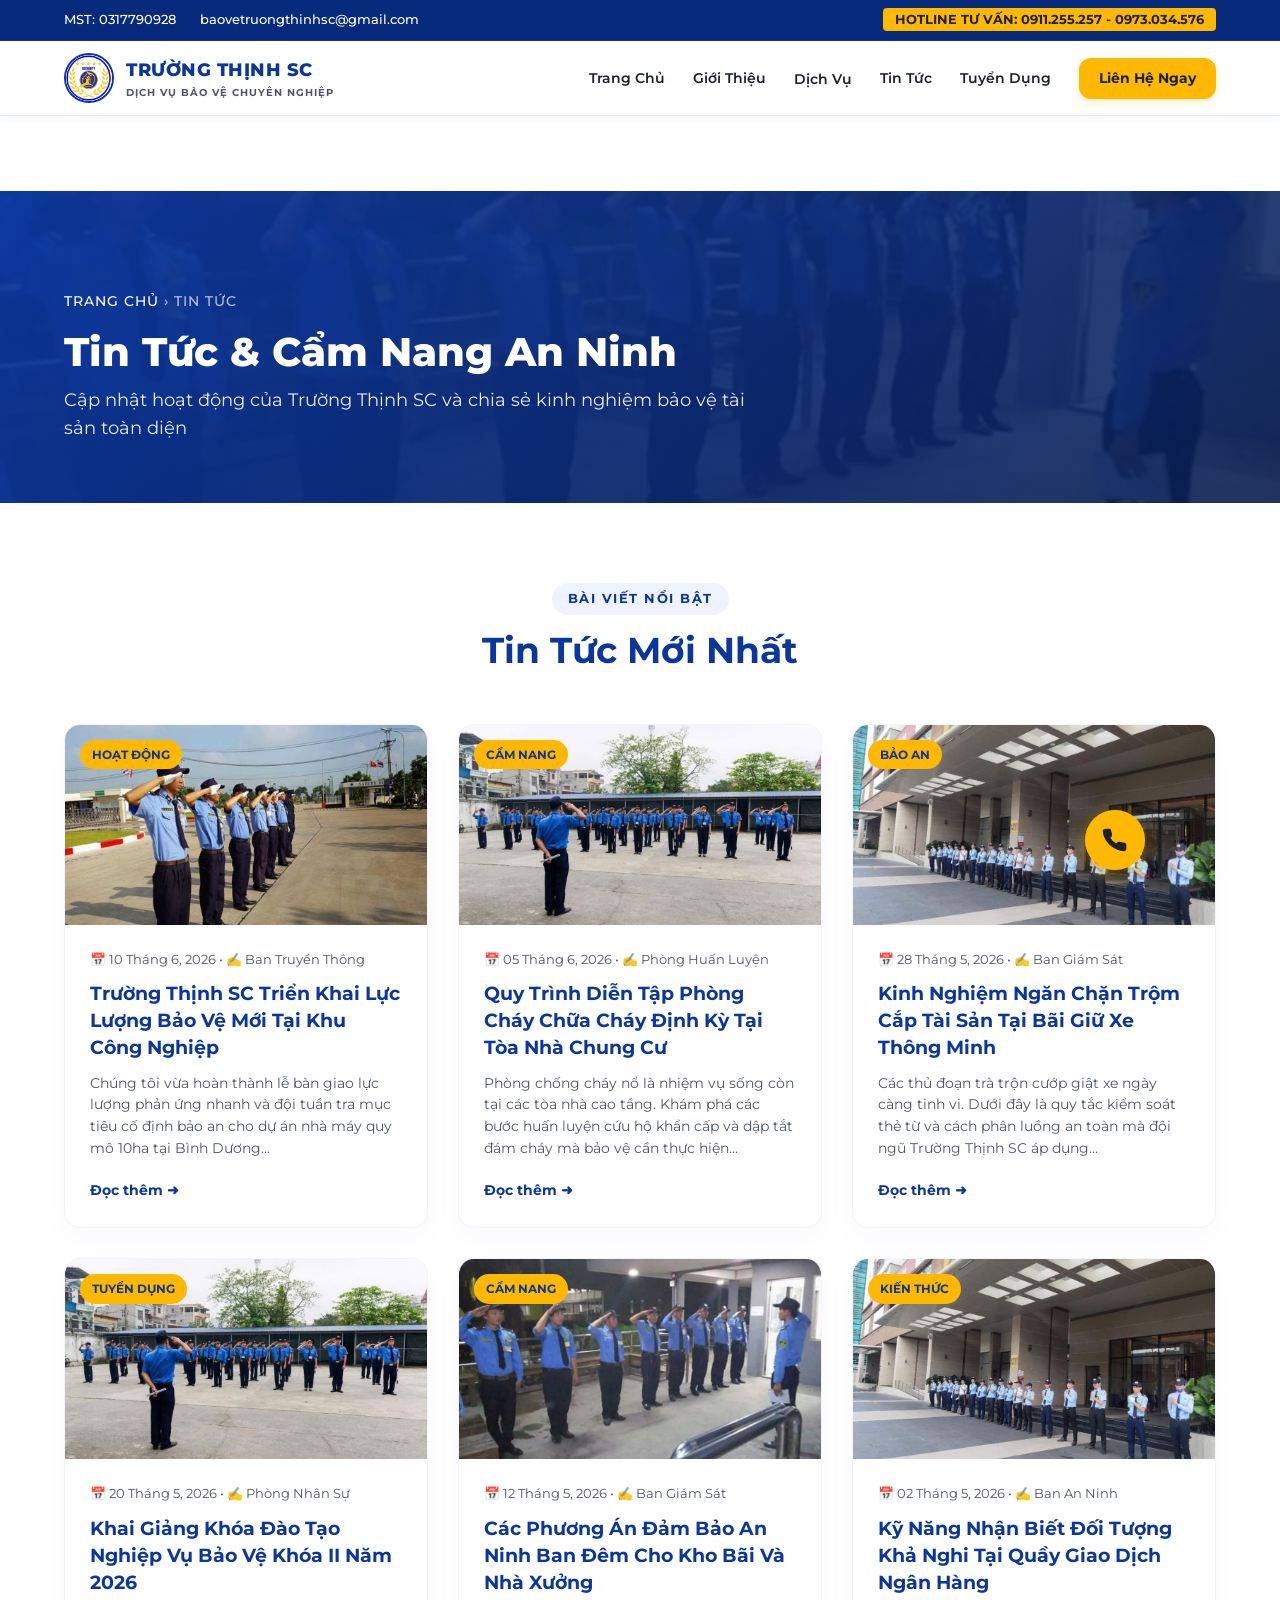
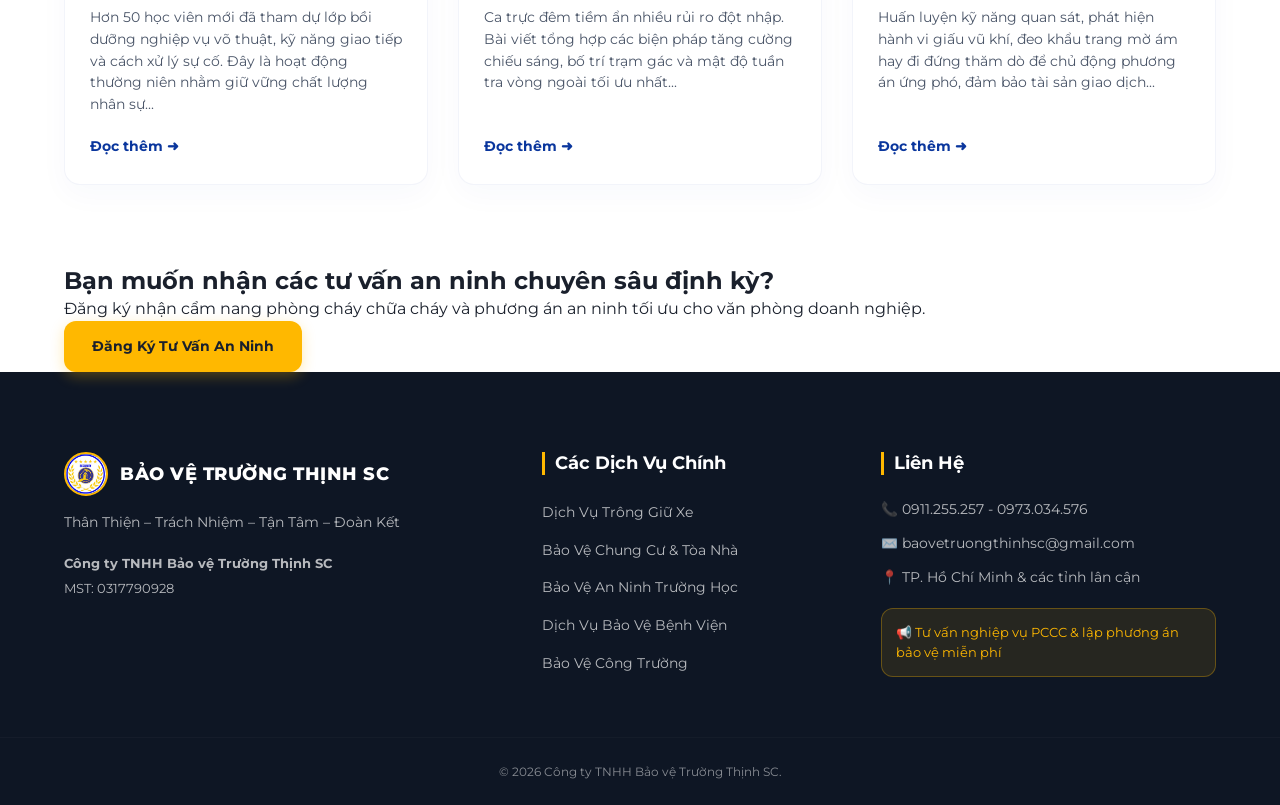
<file: tin-tuc.html>
<!DOCTYPE html>
<html lang="vi">
<head>
    <meta charset="UTF-8">
    <meta name="viewport" content="width=device-width, initial-scale=1.0">
    <title>Tin Tức & Cẩm Nang An Ninh | Trường Thịnh SC</title>
    <meta name="description" content="Cập nhật tin tức hoạt động mới nhất của Trường Thịnh SC và chia sẻ cẩm nang, kiến thức, kỹ năng phòng ngừa cháy nổ, bảo vệ an toàn tài sản doanh nghiệp.">
    <link rel="preconnect" href="https://fonts.googleapis.com">
    <link rel="preconnect" href="https://fonts.gstatic.com" crossorigin>
    <link href="https://fonts.googleapis.com/css2?family=Montserrat:wght@300;400;500;600;700;800&display=swap" rel="stylesheet">
    <link rel="stylesheet" href="styles.css">
    <link rel="stylesheet" href="pages.css">
</head>
<body>
    <!-- Top Info Bar -->
    <div class="top-info-bar">
        <div class="container top-info-container">
            <div class="top-info-left">
                <span>MST: 0317790928</span>
                <span>baovetruongthinhsc@gmail.com</span>
            </div>
            <div class="top-info-right">
                <span class="hotline-highlight">HOTLINE TƯ VẤN: 0911.255.257 - 0973.034.576</span>
            </div>
        </div>
    </div>

    <!-- Header -->
    <header class="main-header" id="header">
        <div class="container header-container">
            <a href="index.html" class="logo">
                <img src="assets/logo.jpg" alt="Logo Trường Thịnh SC" class="logo-img">
                <div class="logo-text">
                    <span class="brand-name">TRƯỜNG THỊNH SC</span>
                    <span class="brand-sub">DỊCH VỤ BẢO VỆ CHUYÊN NGHIỆP</span>
                </div>
            </a>
            <nav class="nav-menu">
                <a href="index.html" class="nav-link">Trang Chủ</a>
                <a href="gioi-thieu.html" class="nav-link">Giới Thiệu</a>
                <div class="nav-item dropdown">
                    <a href="dich-vu.html" class="nav-link">Dịch Vụ</a>
                    <ul class="dropdown-menu">
                        <li><a href="dich-vu-trong-giu-xe.html">Dịch Vụ Trông Giữ Xe</a></li>
                        <li><a href="dich-vu-bao-ve-an-ninh-truong-hoc.html">Bảo Vệ Trường Học</a></li>
                        <li><a href="dich-vu-bao-ve-an-ninh-toa-nha-chung-cu.html">Bảo Vệ Chung Cư & Tòa Nhà</a></li>
                        <li><a href="dich-vu-bao-ve-benh-vien.html">Bảo Vệ Bệnh Viện</a></li>
                        <li><a href="dich-vu-bao-ve-ngan-hang.html">Bảo Vệ Ngân Hàng</a></li>
                        <li><a href="dich-vu-bao-ve-trung-tam-thuong-mai.html">Bảo Vệ Trung Tâm Thương Mại</a></li>
                        <li><a href="dich-vu-bao-ve-cong-truong-xay-dung.html">Bảo Vệ Công Trường</a></li>
                        <li><a href="dich-vu-bao-ve-nha-rieng.html">Bảo Vệ Nhà Riêng / Biệt Thự</a></li>
                    </ul>
                </div>
                <a href="tin-tuc.html" class="nav-link active">Tin Tức</a>
                <a href="tuyen-dung.html" class="nav-link">Tuyển Dụng</a>
                <a href="lien-he.html" class="nav-btn">Liên Hệ Ngay</a>
            </nav>
            <button class="mobile-toggle" id="mobile-toggle-btn"><span></span><span></span><span></span></button>
        </div>
    </header>
    <div class="mobile-drawer" id="mobile-drawer">
        <nav class="mobile-nav">
            <a href="index.html" class="mobile-link">Trang Chủ</a>
            <a href="gioi-thieu.html" class="mobile-link">Giới Thiệu</a>
            <a href="dich-vu.html" class="mobile-link" style="font-weight: 800;">Dịch Vụ</a>
            <div style="padding-left: 15px; display: flex; flex-direction: column; gap: 10px; margin-top: -10px; margin-bottom: 10px;">
                <a href="dich-vu-trong-giu-xe.html" class="mobile-link" style="font-size: 0.9rem; font-weight: 500;">• Trông Giữ Xe</a>
                <a href="dich-vu-bao-ve-an-ninh-truong-hoc.html" class="mobile-link" style="font-size: 0.9rem; font-weight: 500;">• Bảo Vệ Trường Học</a>
                <a href="dich-vu-bao-ve-an-ninh-toa-nha-chung-cu.html" class="mobile-link" style="font-size: 0.9rem; font-weight: 500;">• Bảo Vệ Chung Cư & Tòa Nhà</a>
                <a href="dich-vu-bao-ve-benh-vien.html" class="mobile-link" style="font-size: 0.9rem; font-weight: 500;">• Bảo Vệ Bệnh Viện</a>
                <a href="dich-vu-bao-ve-ngan-hang.html" class="mobile-link" style="font-size: 0.9rem; font-weight: 500;">• Bảo Vệ Ngân Hàng</a>
                <a href="dich-vu-bao-ve-trung-tam-thuong-mai.html" class="mobile-link" style="font-size: 0.9rem; font-weight: 500;">• Bảo Vệ TTTM & Siêu Thị</a>
                <a href="dich-vu-bao-ve-cong-truong-xay-dung.html" class="mobile-link" style="font-size: 0.9rem; font-weight: 500;">• Bảo Vệ Công Trường</a>
                <a href="dich-vu-bao-ve-nha-rieng.html" class="mobile-link" style="font-size: 0.9rem; font-weight: 500;">• Bảo Vệ Nhà Riêng</a>
            </div>
            <a href="tin-tuc.html" class="mobile-link">Tin Tức</a>
            <a href="tuyen-dung.html" class="mobile-link">Tuyển Dụng</a>
            <a href="lien-he.html" class="mobile-btn">Liên Hệ Ngay</a>
        </nav>
    </div>

    <main>
        <!-- Page Hero -->
        <div class="page-hero" style="background-image:url('assets/guards_night.jpg')">
            <div class="page-hero-overlay"></div>
            <div class="container page-hero-content">
                <div class="breadcrumb"><a href="index.html">Trang Chủ</a> › Tin Tức</div>
                <h1>Tin Tức & Cẩm Nang An Ninh</h1>
                <p>Cập nhật hoạt động của Trường Thịnh SC và chia sẻ kinh nghiệm bảo vệ tài sản toàn diện</p>
            </div>
        </div>

        <!-- News Section -->
        <section class="section">
            <div class="container">
                <div class="section-header">
                    <span class="section-tag">BÀI VIẾT NỔI BẬT</span>
                    <h2 class="section-title">Tin Tức Mới Nhất</h2>
                </div>

                <div class="news-grid">
                    <!-- Post 1 -->
                    <div class="news-card">
                        <div class="news-img-col">
                            <span class="news-tag">Hoạt động</span>
                            <img src="assets/guards_saluting.jpg" alt="Trường Thịnh SC giao ban" class="news-img">
                        </div>
                        <div class="news-body">
                            <div class="news-meta">📅 10 Tháng 6, 2026 • ✍️ Ban Truyền Thông</div>
                            <h3><a href="#">Trường Thịnh SC Triển Khai Lực Lượng Bảo Vệ Mới Tại Khu Công Nghiệp</a></h3>
                            <p>Chúng tôi vừa hoàn thành lễ bàn giao lực lượng phản ứng nhanh và đội tuần tra mục tiêu cố định bảo an cho dự án nhà máy quy mô 10ha tại Bình Dương...</p>
                            <a href="#" class="news-readmore">Đọc thêm ➜</a>
                        </div>
                    </div>

                    <!-- Post 2 -->
                    <div class="news-card">
                        <div class="news-img-col">
                            <span class="news-tag">Cẩm Nang</span>
                            <img src="assets/guards_courtyard.jpg" alt="Diễn tập PCCC" class="news-img">
                        </div>
                        <div class="news-body">
                            <div class="news-meta">📅 05 Tháng 6, 2026 • ✍️ Phòng Huấn Luyện</div>
                            <h3><a href="#">Quy Trình Diễn Tập Phòng Cháy Chữa Cháy Định Kỳ Tại Tòa Nhà Chung Cư</a></h3>
                            <p>Phòng chống cháy nổ là nhiệm vụ sống còn tại các tòa nhà cao tầng. Khám phá các bước huấn luyện cứu hộ khẩn cấp và dập tắt đám cháy mà bảo vệ cần thực hiện...</p>
                            <a href="#" class="news-readmore">Đọc thêm ➜</a>
                        </div>
                    </div>

                    <!-- Post 3 -->
                    <div class="news-card">
                        <div class="news-img-col">
                            <span class="news-tag">Bảo An</span>
                            <img src="assets/guards_building.jpg" alt="Tuần tra tòa nhà" class="news-img">
                        </div>
                        <div class="news-body">
                            <div class="news-meta">📅 28 Tháng 5, 2026 • ✍️ Ban Giám Sát</div>
                            <h3><a href="#">Kinh Nghiệm Ngăn Chặn Trộm Cắp Tài Sản Tại Bãi Giữ Xe Thông Minh</a></h3>
                            <p>Các thủ đoạn trà trộn cướp giật xe ngày càng tinh vi. Dưới đây là quy tắc kiểm soát thẻ từ và cách phân luồng an toàn mà đội ngũ Trường Thịnh SC áp dụng...</p>
                            <a href="#" class="news-readmore">Đọc thêm ➜</a>
                        </div>
                    </div>

                    <!-- Post 4 -->
                    <div class="news-card">
                        <div class="news-img-col">
                            <span class="news-tag">Tuyển Dụng</span>
                            <img src="assets/guards_courtyard.jpg" alt="Lớp huấn luyện võ thuật" class="news-img">
                        </div>
                        <div class="news-body">
                            <div class="news-meta">📅 20 Tháng 5, 2026 • ✍️ Phòng Nhân Sự</div>
                            <h3><a href="#">Khai Giảng Khóa Đào Tạo Nghiệp Vụ Bảo Vệ Khóa II Năm 2026</a></h3>
                            <p>Hơn 50 học viên mới đã tham dự lớp bồi dưỡng nghiệp vụ võ thuật, kỹ năng giao tiếp và cách xử lý sự cố. Đây là hoạt động thường niên nhằm giữ vững chất lượng nhân sự...</p>
                            <a href="#" class="news-readmore">Đọc thêm ➜</a>
                        </div>
                    </div>

                    <!-- Post 5 -->
                    <div class="news-card">
                        <div class="news-img-col">
                            <span class="news-tag">Cẩm Nang</span>
                            <img src="assets/guards_night.jpg" alt="Tuần tra đêm" class="news-img">
                        </div>
                        <div class="news-body">
                            <div class="news-meta">📅 12 Tháng 5, 2026 • ✍️ Ban Giám Sát</div>
                            <h3><a href="#">Các Phương Án Đảm Bảo An Ninh Ban Đêm Cho Kho Bãi Và Nhà Xưởng</a></h3>
                            <p>Ca trực đêm tiềm ẩn nhiều rủi ro đột nhập. Bài viết tổng hợp các biện pháp tăng cường chiếu sáng, bố trí trạm gác và mật độ tuần tra vòng ngoài tối ưu nhất...</p>
                            <a href="#" class="news-readmore">Đọc thêm ➜</a>
                        </div>
                    </div>

                    <!-- Post 6 -->
                    <div class="news-card">
                        <div class="news-img-col">
                            <span class="news-tag">Kiến Thức</span>
                            <img src="assets/guards_building.jpg" alt="Bảo vệ ngân hàng" class="news-img">
                        </div>
                        <div class="news-body">
                            <div class="news-meta">📅 02 Tháng 5, 2026 • ✍️ Ban An Ninh</div>
                            <h3><a href="#">Kỹ Năng Nhận Biết Đối Tượng Khả Nghi Tại Quầy Giao Dịch Ngân Hàng</a></h3>
                            <p>Huấn luyện kỹ năng quan sát, phát hiện hành vi giấu vũ khí, đeo khẩu trang mờ ám hay đi đứng thăm dò để chủ động phương án ứng phó, đảm bảo tài sản giao dịch...</p>
                            <a href="#" class="news-readmore">Đọc thêm ➜</a>
                        </div>
                    </div>
                </div>
            </div>
        </section>

        <!-- CTA Banner -->
        <section class="cta-banner-section">
            <div class="container cta-banner-container">
                <div class="cta-banner-text">
                    <h2>Bạn muốn nhận các tư vấn an ninh chuyên sâu định kỳ?</h2>
                    <p>Đăng ký nhận cẩm nang phòng cháy chữa cháy và phương án an ninh tối ưu cho văn phòng doanh nghiệp.</p>
                </div>
                <div class="cta-banner-actions">
                    <a href="lien-he.html" class="btn btn-call-now">Đăng Ký Tư Vấn An Ninh</a>
                </div>
            </div>
        </section>
    </main>

    <!-- Footer -->
    <footer class="main-footer">
        <div class="container footer-container">
            <div class="footer-left">
                <div class="footer-brand">
                    <img src="assets/logo.jpg" alt="Logo" class="footer-logo-img">
                    <h4>BẢO VỆ TRƯỜNG THỊNH SC</h4>
                </div>
                <p class="footer-desc">Thân Thiện – Trách Nhiệm – Tận Tâm – Đoàn Kết</p>
                <div class="footer-legal">
                    <p><strong>Công ty TNHH Bảo vệ Trường Thịnh SC</strong></p>
                    <p>MST: 0317790928</p>
                </div>
            </div>
            <div class="footer-center">
                <h4>Các Dịch Vụ Chính</h4>
                <ul class="footer-links">
                    <li><a href="dich-vu-trong-giu-xe.html">Dịch Vụ Trông Giữ Xe</a></li>
                    <li><a href="dich-vu-bao-ve-an-ninh-toa-nha-chung-cu.html">Bảo Vệ Chung Cư & Tòa Nhà</a></li>
                    <li><a href="dich-vu-bao-ve-an-ninh-truong-hoc.html">Bảo Vệ An Ninh Trường Học</a></li>
                    <li><a href="dich-vu-bao-ve-benh-vien.html">Dịch Vụ Bảo Vệ Bệnh Viện</a></li>
                    <li><a href="dich-vu-bao-ve-cong-truong-xay-dung.html">Bảo Vệ Công Trường</a></li>
                </ul>
            </div>
            <div class="footer-right">
                <h4>Liên Hệ</h4>
                <p>📞 0911.255.257 - 0973.034.576</p>
                <p>✉️ baovetruongthinhsc@gmail.com</p>
                <p>📍 TP. Hồ Chí Minh & các tỉnh lân cận</p>
                <div class="footer-alert-box">📢 Tư vấn nghiệp vụ PCCC & lập phương án bảo vệ miễn phí</div>
            </div>
        </div>
        <div class="footer-bottom"><p>&copy; 2026 Công ty TNHH Bảo vệ Trường Thịnh SC.</p></div>
    </footer>

    <a href="tel:0911255257" class="floating-hotline">
        <div class="phone-ring-wave"></div>
        <div class="phone-icon-circle"><svg viewBox="0 0 24 24" fill="currentColor" class="floating-phone-svg"><path d="M22 16.92v3a2 2 0 0 1-2.18 2 19.79 19.79 0 0 1-8.63-3.07A19.5 19.5 0 0 1 4.13 12.5a19.79 19.79 0 0 1-3.07-8.67A2 2 0 0 1 3.04 2h3a2 2 0 0 1 2 1.72c.127.96.361 1.903.7 2.81a2 2 0 0 1-.45 2.11L7.09 9.91a16 16 0 0 0 6 6l1.27-1.27a2 2 0 0 1 2.11-.45c.907.339 1.85.573 2.81.7A2 2 0 0 1 22 16.92z"/></svg></div>
        <span class="floating-phone-label">Gọi ngay</span>
    </a>

    <script src="script.js"></script>
</body>
</html>
</file>
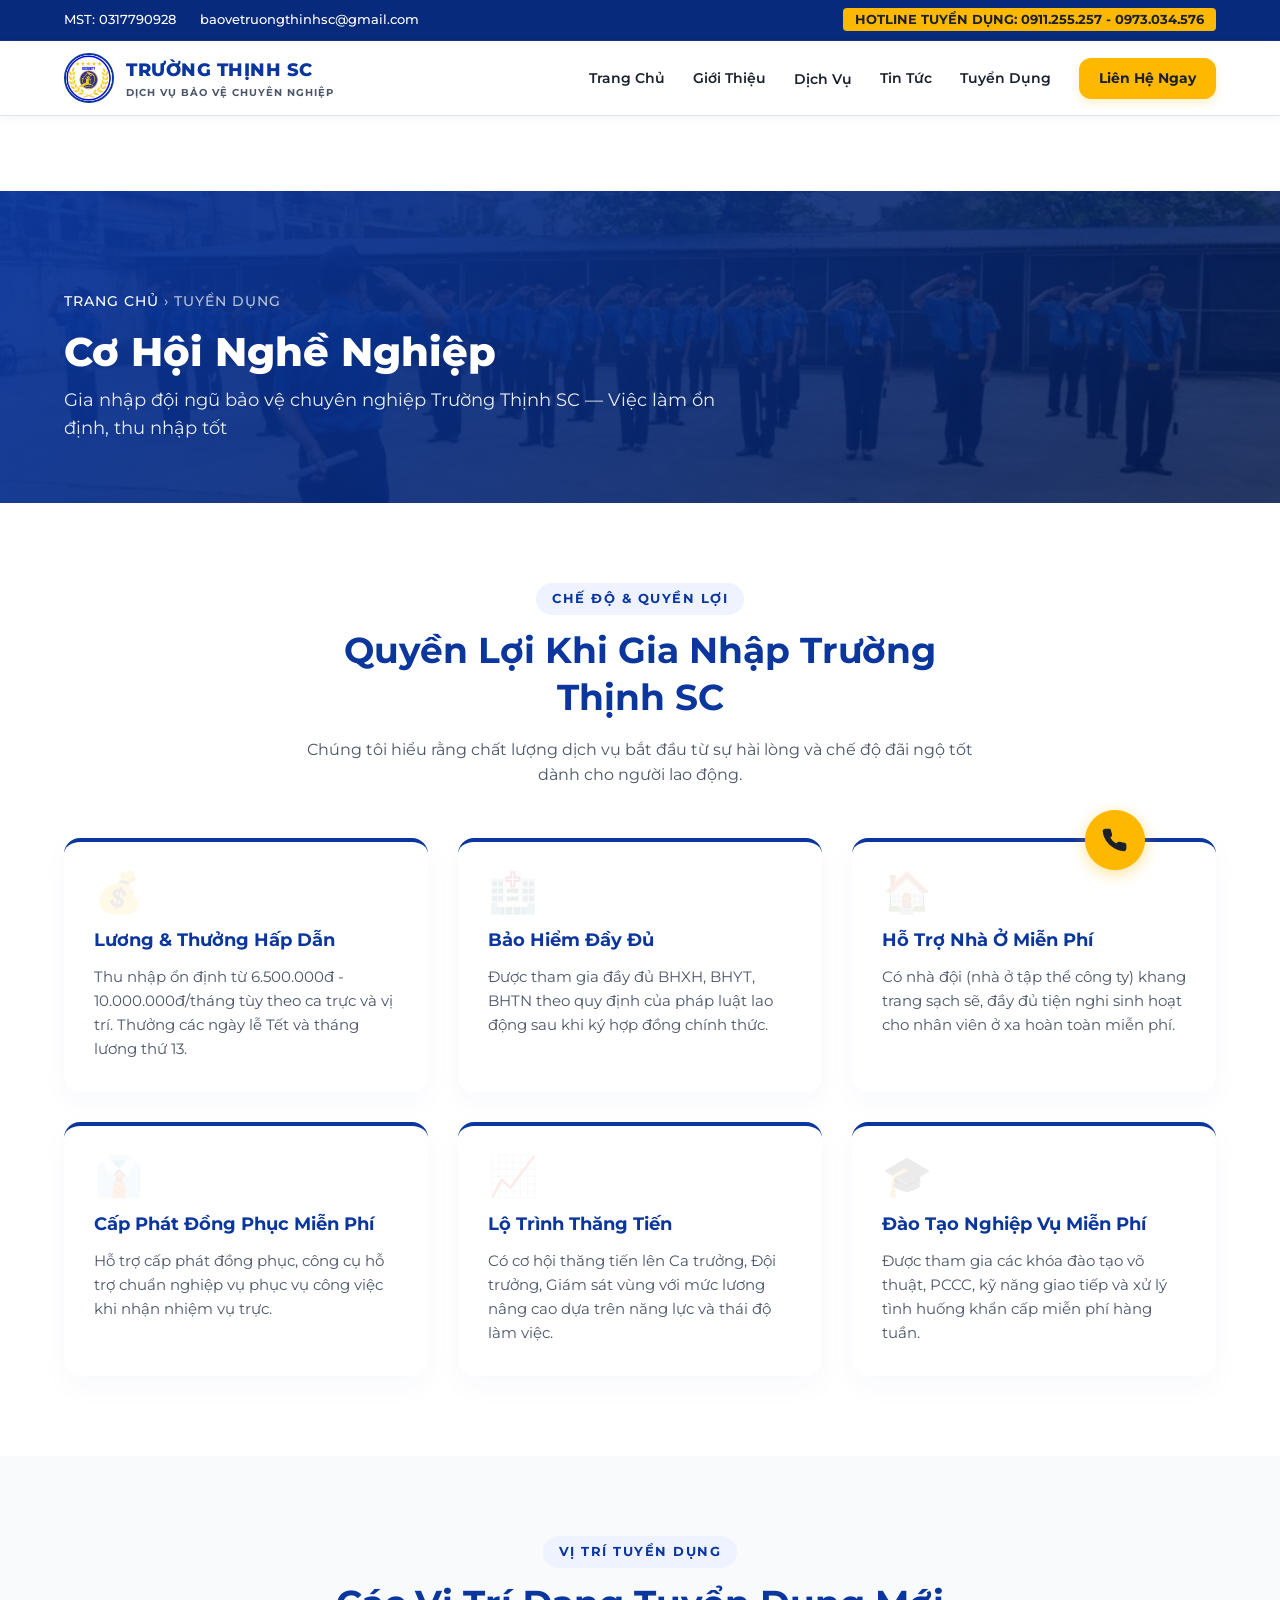
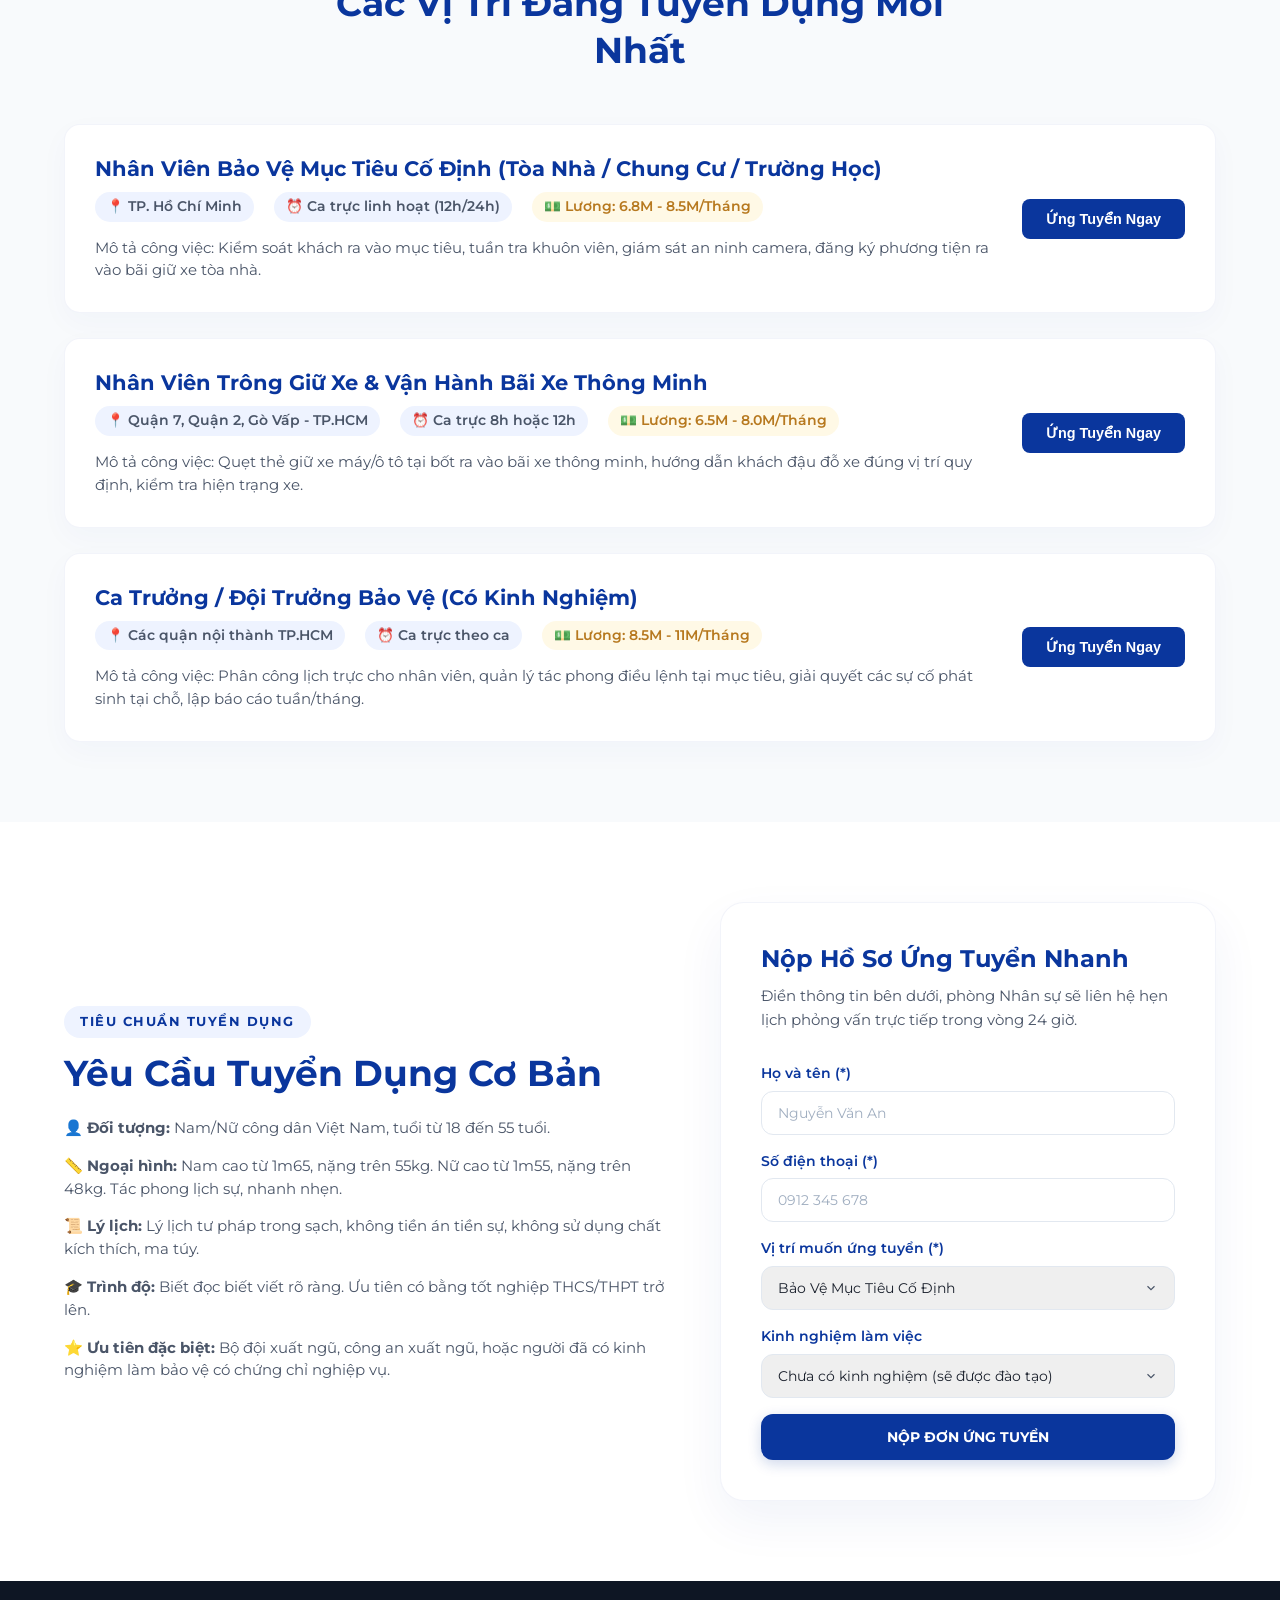
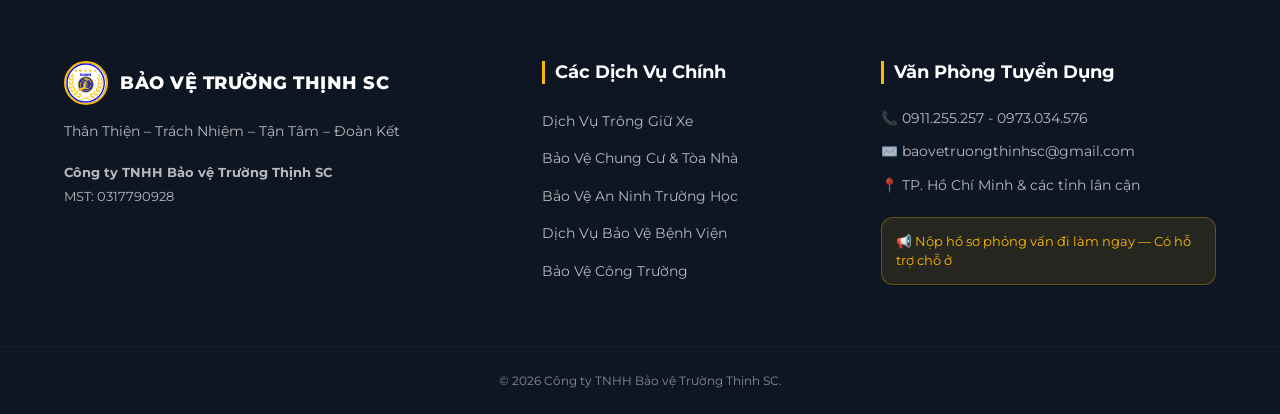
<file: tuyen-dung.html>
<!DOCTYPE html>
<html lang="vi">
<head>
    <meta charset="UTF-8">
    <meta name="viewport" content="width=device-width, initial-scale=1.0">
    <title>Tuyển Dụng Nhân Viên Bảo Vệ | Trường Thịnh SC</title>
    <meta name="description" content="Trường Thịnh SC tuyển dụng nhân viên bảo vệ chuyên nghiệp tại TP.HCM và các tỉnh lân cận. Thu nhập hấp dẫn, đầy đủ chế độ bảo hiểm, cấp phát đồng phục miễn phí.">
    <link rel="preconnect" href="https://fonts.googleapis.com">
    <link rel="preconnect" href="https://fonts.gstatic.com" crossorigin>
    <link href="https://fonts.googleapis.com/css2?family=Montserrat:wght@300;400;500;600;700;800&display=swap" rel="stylesheet">
    <link rel="stylesheet" href="styles.css">
    <link rel="stylesheet" href="pages.css">
</head>
<body>
    <!-- Top Info Bar -->
    <div class="top-info-bar">
        <div class="container top-info-container">
            <div class="top-info-left">
                <span>MST: 0317790928</span>
                <span>baovetruongthinhsc@gmail.com</span>
            </div>
            <div class="top-info-right">
                <span class="hotline-highlight">HOTLINE TUYỂN DỤNG: 0911.255.257 - 0973.034.576</span>
            </div>
        </div>
    </div>

    <!-- Header -->
    <header class="main-header" id="header">
        <div class="container header-container">
            <a href="index.html" class="logo">
                <img src="assets/logo.jpg" alt="Logo Trường Thịnh SC" class="logo-img">
                <div class="logo-text">
                    <span class="brand-name">TRƯỜNG THỊNH SC</span>
                    <span class="brand-sub">DỊCH VỤ BẢO VỆ CHUYÊN NGHIỆP</span>
                </div>
            </a>
            <nav class="nav-menu">
                <a href="index.html" class="nav-link">Trang Chủ</a>
                <a href="gioi-thieu.html" class="nav-link">Giới Thiệu</a>
                <div class="nav-item dropdown">
                    <a href="dich-vu.html" class="nav-link">Dịch Vụ</a>
                    <ul class="dropdown-menu">
                        <li><a href="dich-vu-trong-giu-xe.html">Dịch Vụ Trông Giữ Xe</a></li>
                        <li><a href="dich-vu-bao-ve-an-ninh-truong-hoc.html">Bảo Vệ Trường Học</a></li>
                        <li><a href="dich-vu-bao-ve-an-ninh-toa-nha-chung-cu.html">Bảo Vệ Chung Cư & Tòa Nhà</a></li>
                        <li><a href="dich-vu-bao-ve-benh-vien.html">Bảo Vệ Bệnh Viện</a></li>
                        <li><a href="dich-vu-bao-ve-ngan-hang.html">Bảo Vệ Ngân Hàng</a></li>
                        <li><a href="dich-vu-bao-ve-trung-tam-thuong-mai.html">Bảo Vệ Trung Tâm Thương Mại</a></li>
                        <li><a href="dich-vu-bao-ve-cong-truong-xay-dung.html">Bảo Vệ Công Trường</a></li>
                        <li><a href="dich-vu-bao-ve-nha-rieng.html">Bảo Vệ Nhà Riêng / Biệt Thự</a></li>
                    </ul>
                </div>
                <a href="tin-tuc.html" class="nav-link">Tin Tức</a>
                <a href="tuyen-dung.html" class="nav-link active">Tuyển Dụng</a>
                <a href="lien-he.html" class="nav-btn">Liên Hệ Ngay</a>
            </nav>
            <button class="mobile-toggle" id="mobile-toggle-btn"><span></span><span></span><span></span></button>
        </div>
    </header>
    <div class="mobile-drawer" id="mobile-drawer">
        <nav class="mobile-nav">
            <a href="index.html" class="mobile-link">Trang Chủ</a>
            <a href="gioi-thieu.html" class="mobile-link">Giới Thiệu</a>
            <a href="dich-vu.html" class="mobile-link" style="font-weight: 800;">Dịch Vụ</a>
            <div style="padding-left: 15px; display: flex; flex-direction: column; gap: 10px; margin-top: -10px; margin-bottom: 10px;">
                <a href="dich-vu-trong-giu-xe.html" class="mobile-link" style="font-size: 0.9rem; font-weight: 500;">• Trông Giữ Xe</a>
                <a href="dich-vu-bao-ve-an-ninh-truong-hoc.html" class="mobile-link" style="font-size: 0.9rem; font-weight: 500;">• Bảo Vệ Trường Học</a>
                <a href="dich-vu-bao-ve-an-ninh-toa-nha-chung-cu.html" class="mobile-link" style="font-size: 0.9rem; font-weight: 500;">• Bảo Vệ Chung Cư & Tòa Nhà</a>
                <a href="dich-vu-bao-ve-benh-vien.html" class="mobile-link" style="font-size: 0.9rem; font-weight: 500;">• Bảo Vệ Bệnh Viện</a>
                <a href="dich-vu-bao-ve-ngan-hang.html" class="mobile-link" style="font-size: 0.9rem; font-weight: 500;">• Bảo Vệ Ngân Hàng</a>
                <a href="dich-vu-bao-ve-trung-tam-thuong-mai.html" class="mobile-link" style="font-size: 0.9rem; font-weight: 500;">• Bảo Vệ TTTM & Siêu Thị</a>
                <a href="dich-vu-bao-ve-cong-truong-xay-dung.html" class="mobile-link" style="font-size: 0.9rem; font-weight: 500;">• Bảo Vệ Công Trường</a>
                <a href="dich-vu-bao-ve-nha-rieng.html" class="mobile-link" style="font-size: 0.9rem; font-weight: 500;">• Bảo Vệ Nhà Riêng</a>
            </div>
            <a href="tin-tuc.html" class="mobile-link">Tin Tức</a>
            <a href="tuyen-dung.html" class="mobile-link">Tuyển Dụng</a>
            <a href="lien-he.html" class="mobile-btn">Liên Hệ Ngay</a>
        </nav>
    </div>

    <main>
        <!-- Page Hero -->
        <div class="page-hero" style="background-image:url('assets/guards_courtyard.jpg')">
            <div class="page-hero-overlay"></div>
            <div class="container page-hero-content">
                <div class="breadcrumb"><a href="index.html">Trang Chủ</a> › Tuyển Dụng</div>
                <h1>Cơ Hội Nghề Nghiệp</h1>
                <p>Gia nhập đội ngũ bảo vệ chuyên nghiệp Trường Thịnh SC — Việc làm ổn định, thu nhập tốt</p>
            </div>
        </div>

        <!-- Benefits Section -->
        <section class="section">
            <div class="container">
                <div class="section-header">
                    <span class="section-tag">CHẾ ĐỘ & QUYỀN LỢI</span>
                    <h2 class="section-title">Quyền Lợi Khi Gia Nhập Trường Thịnh SC</h2>
                    <p class="section-subtitle">Chúng tôi hiểu rằng chất lượng dịch vụ bắt đầu từ sự hài lòng và chế độ đãi ngộ tốt dành cho người lao động.</p>
                </div>
                <div class="why-grid">
                    <div class="why-card">
                        <div class="why-num">💰</div>
                        <h4>Lương & Thưởng Hấp Dẫn</h4>
                        <p>Thu nhập ổn định từ 6.500.000đ - 10.000.000đ/tháng tùy theo ca trực và vị trí. Thưởng các ngày lễ Tết và tháng lương thứ 13.</p>
                    </div>
                    <div class="why-card">
                        <div class="why-num">🏥</div>
                        <h4>Bảo Hiểm Đầy Đủ</h4>
                        <p>Được tham gia đầy đủ BHXH, BHYT, BHTN theo quy định của pháp luật lao động sau khi ký hợp đồng chính thức.</p>
                    </div>
                    <div class="why-card">
                        <div class="why-num">🏠</div>
                        <h4>Hỗ Trợ Nhà Ở Miễn Phí</h4>
                        <p>Có nhà đội (nhà ở tập thể công ty) khang trang sạch sẽ, đầy đủ tiện nghi sinh hoạt cho nhân viên ở xa hoàn toàn miễn phí.</p>
                    </div>
                    <div class="why-card">
                        <div class="why-num">👔</div>
                        <h4>Cấp Phát Đồng Phục Miễn Phí</h4>
                        <p>Hỗ trợ cấp phát đồng phục, công cụ hỗ trợ chuẩn nghiệp vụ phục vụ công việc khi nhận nhiệm vụ trực.</p>
                    </div>
                    <div class="why-card">
                        <div class="why-num">📈</div>
                        <h4>Lộ Trình Thăng Tiến</h4>
                        <p>Có cơ hội thăng tiến lên Ca trưởng, Đội trưởng, Giám sát vùng với mức lương nâng cao dựa trên năng lực và thái độ làm việc.</p>
                    </div>
                    <div class="why-card">
                        <div class="why-num">🎓</div>
                        <h4>Đào Tạo Nghiệp Vụ Miễn Phí</h4>
                        <p>Được tham gia các khóa đào tạo võ thuật, PCCC, kỹ năng giao tiếp và xử lý tình huống khẩn cấp miễn phí hàng tuần.</p>
                    </div>
                </div>
            </div>
        </section>

        <!-- Current Positions -->
        <section class="section" style="background:#F8FAFC">
            <div class="container">
                <div class="section-header">
                    <span class="section-tag">VỊ TRÍ TUYỂN DỤNG</span>
                    <h2 class="section-title">Các Vị Trí Đang Tuyển Dụng Mới Nhất</h2>
                </div>
                <div class="job-list">
                    <!-- Job 1 -->
                    <div class="job-card">
                        <div class="job-info">
                            <h3>Nhân Viên Bảo Vệ Mục Tiêu Cố Định (Tòa Nhà / Chung Cư / Trường Học)</h3>
                            <div class="job-meta">
                                <span>📍 TP. Hồ Chí Minh</span>
                                <span>⏰ Ca trực linh hoạt (12h/24h)</span>
                                <span class="job-salary">💵 Lương: 6.8M - 8.5M/Tháng</span>
                            </div>
                            <p class="job-desc">Mô tả công việc: Kiểm soát khách ra vào mục tiêu, tuần tra khuôn viên, giám sát an ninh camera, đăng ký phương tiện ra vào bãi giữ xe tòa nhà.</p>
                        </div>
                        <div class="job-actions">
                            <button class="btn-job-apply" onclick="scrollToApply('Nhân Viên Bảo Vệ Mục Tiêu Cố Định')">Ứng Tuyển Ngay</button>
                        </div>
                    </div>
                    <!-- Job 2 -->
                    <div class="job-card">
                        <div class="job-info">
                            <h3>Nhân Viên Trông Giữ Xe & Vận Hành Bãi Xe Thông Minh</h3>
                            <div class="job-meta">
                                <span>📍 Quận 7, Quận 2, Gò Vấp - TP.HCM</span>
                                <span>⏰ Ca trực 8h hoặc 12h</span>
                                <span class="job-salary">💵 Lương: 6.5M - 8.0M/Tháng</span>
                            </div>
                            <p class="job-desc">Mô tả công việc: Quẹt thẻ giữ xe máy/ô tô tại bốt ra vào bãi xe thông minh, hướng dẫn khách đậu đỗ xe đúng vị trí quy định, kiểm tra hiện trạng xe.</p>
                        </div>
                        <div class="job-actions">
                            <button class="btn-job-apply" onclick="scrollToApply('Nhân Viên Trông Giữ Xe')">Ứng Tuyển Ngay</button>
                        </div>
                    </div>
                    <!-- Job 3 -->
                    <div class="job-card">
                        <div class="job-info">
                            <h3>Ca Trưởng / Đội Trưởng Bảo Vệ (Có Kinh Nghiệm)</h3>
                            <div class="job-meta">
                                <span>📍 Các quận nội thành TP.HCM</span>
                                <span>⏰ Ca trực theo ca</span>
                                <span class="job-salary">💵 Lương: 8.5M - 11M/Tháng</span>
                            </div>
                            <p class="job-desc">Mô tả công việc: Phân công lịch trực cho nhân viên, quản lý tác phong điều lệnh tại mục tiêu, giải quyết các sự cố phát sinh tại chỗ, lập báo cáo tuần/tháng.</p>
                        </div>
                        <div class="job-actions">
                            <button class="btn-job-apply" onclick="scrollToApply('Ca Trưởng / Đội Trưởng Bảo Vệ')">Ứng Tuyển Ngay</button>
                        </div>
                    </div>
                </div>
            </div>
        </section>

        <!-- Requirements -->
        <section class="section">
            <div class="container about-container">
                <div class="about-left">
                    <span class="section-tag">TIÊU CHUẨN TUYỂN DỤNG</span>
                    <h2 class="section-title">Yêu Cầu Tuyển Dụng Cơ Bản</h2>
                    <ul class="mv-list" style="margin-top:20px; font-size:1.05rem;">
                        <li style="margin-bottom:15px;">👤 <strong>Đối tượng:</strong> Nam/Nữ công dân Việt Nam, tuổi từ 18 đến 55 tuổi.</li>
                        <li style="margin-bottom:15px;">📏 <strong>Ngoại hình:</strong> Nam cao từ 1m65, nặng trên 55kg. Nữ cao từ 1m55, nặng trên 48kg. Tác phong lịch sự, nhanh nhẹn.</li>
                        <li style="margin-bottom:15px;">📜 <strong>Lý lịch:</strong> Lý lịch tư pháp trong sạch, không tiền án tiền sự, không sử dụng chất kích thích, ma túy.</li>
                        <li style="margin-bottom:15px;">🎓 <strong>Trình độ:</strong> Biết đọc biết viết rõ ràng. Ưu tiên có bằng tốt nghiệp THCS/THPT trở lên.</li>
                        <li style="margin-bottom:15px;">⭐ <strong>Ưu tiên đặc biệt:</strong> Bộ đội xuất ngũ, công an xuất ngũ, hoặc người đã có kinh nghiệm làm bảo vệ có chứng chỉ nghiệp vụ.</li>
                    </ul>
                </div>
                <div class="about-right">
                    <div class="contact-form-card" id="recruitment-form-section">
                        <h3>Nộp Hồ Sơ Ứng Tuyển Nhanh</h3>
                        <p>Điền thông tin bên dưới, phòng Nhân sự sẽ liên hệ hẹn lịch phỏng vấn trực tiếp trong vòng 24 giờ.</p>
                        <form id="apply-form" onsubmit="handleApplySubmit(event)">
                            <div class="form-group">
                                <label for="apply-name">Họ và tên (*)</label>
                                <input type="text" id="apply-name" placeholder="Nguyễn Văn An" required>
                            </div>
                            <div class="form-group">
                                <label for="apply-phone">Số điện thoại (*)</label>
                                <input type="tel" id="apply-phone" placeholder="0912 345 678" required>
                            </div>
                            <div class="form-group">
                                <label for="apply-job">Vị trí muốn ứng tuyển (*)</label>
                                <select id="apply-job" required>
                                    <option value="Nhân Viên Bảo Vệ Mục Tiêu Cố Định">Bảo Vệ Mục Tiêu Cố Định</option>
                                    <option value="Nhân Viên Trông Giữ Xe">Nhân Viên Trông Giữ Xe</option>
                                    <option value="Ca Trưởng / Đội Trưởng Bảo Vệ">Ca Trưởng / Đội Trưởng Bảo Vệ</option>
                                    <option value="Khác">Vị trí khác</option>
                                </select>
                            </div>
                            <div class="form-group">
                                <label for="apply-experience">Kinh nghiệm làm việc</label>
                                <select id="apply-experience">
                                    <option value="Chưa có kinh nghiệm">Chưa có kinh nghiệm (sẽ được đào tạo)</option>
                                    <option value="Dưới 1 năm">Dưới 1 năm</option>
                                    <option value="Từ 1 đến 3 năm">Từ 1 đến 3 năm</option>
                                    <option value="Trên 3 năm">Trên 3 năm</option>
                                </select>
                            </div>
                            <button type="submit" class="btn btn-submit-contact" style="width:100%;">NỘP ĐƠN ỨNG TUYỂN</button>
                        </form>
                    </div>
                </div>
            </div>
        </section>
    </main>

    <!-- Success Modal -->
    <div class="success-modal" id="success-modal">
        <div class="success-backdrop" id="success-backdrop"></div>
        <div class="success-content">
            <div class="success-icon">✔️</div>
            <h3>Nộp Đơn Ứng Tuyển Thành Công!</h3>
            <p id="success-modal-msg">Phòng Nhân Sự Trường Thịnh SC đã nhận được đơn ứng tuyển của bạn. Chúng tôi sẽ liên hệ trong thời gian sớm nhất.</p>
            <button class="btn btn-success-close" onclick="closeSuccessModal()">Đóng</button>
        </div>
    </div>

    <!-- Footer -->
    <footer class="main-footer">
        <div class="container footer-container">
            <div class="footer-left">
                <div class="footer-brand">
                    <img src="assets/logo.jpg" alt="Logo" class="footer-logo-img">
                    <h4>BẢO VỆ TRƯỜNG THỊNH SC</h4>
                </div>
                <p class="footer-desc">Thân Thiện – Trách Nhiệm – Tận Tâm – Đoàn Kết</p>
                <div class="footer-legal">
                    <p><strong>Công ty TNHH Bảo vệ Trường Thịnh SC</strong></p>
                    <p>MST: 0317790928</p>
                </div>
            </div>
            <div class="footer-center">
                <h4>Các Dịch Vụ Chính</h4>
                <ul class="footer-links">
                    <li><a href="dich-vu-trong-giu-xe.html">Dịch Vụ Trông Giữ Xe</a></li>
                    <li><a href="dich-vu-bao-ve-an-ninh-toa-nha-chung-cu.html">Bảo Vệ Chung Cư & Tòa Nhà</a></li>
                    <li><a href="dich-vu-bao-ve-an-ninh-truong-hoc.html">Bảo Vệ An Ninh Trường Học</a></li>
                    <li><a href="dich-vu-bao-ve-benh-vien.html">Dịch Vụ Bảo Vệ Bệnh Viện</a></li>
                    <li><a href="dich-vu-bao-ve-cong-truong-xay-dung.html">Bảo Vệ Công Trường</a></li>
                </ul>
            </div>
            <div class="footer-right">
                <h4>Văn Phòng Tuyển Dụng</h4>
                <p>📞 0911.255.257 - 0973.034.576</p>
                <p>✉️ baovetruongthinhsc@gmail.com</p>
                <p>📍 TP. Hồ Chí Minh & các tỉnh lân cận</p>
                <div class="footer-alert-box">📢 Nộp hồ sơ phỏng vấn đi làm ngay — Có hỗ trợ chỗ ở</div>
            </div>
        </div>
        <div class="footer-bottom"><p>&copy; 2026 Công ty TNHH Bảo vệ Trường Thịnh SC.</p></div>
    </footer>

    <a href="tel:0911255257" class="floating-hotline">
        <div class="phone-ring-wave"></div>
        <div class="phone-icon-circle"><svg viewBox="0 0 24 24" fill="currentColor" class="floating-phone-svg"><path d="M22 16.92v3a2 2 0 0 1-2.18 2 19.79 19.79 0 0 1-8.63-3.07A19.5 19.5 0 0 1 4.13 12.5a19.79 19.79 0 0 1-3.07-8.67A2 2 0 0 1 3.04 2h3a2 2 0 0 1 2 1.72c.127.96.361 1.903.7 2.81a2 2 0 0 1-.45 2.11L7.09 9.91a16 16 0 0 0 6 6l1.27-1.27a2 2 0 0 1 2.11-.45c.907.339 1.85.573 2.81.7A2 2 0 0 1 22 16.92z"/></svg></div>
        <span class="floating-phone-label">Gọi ngay</span>
    </a>

    <script>
        function scrollToApply(positionName) {
            const formSection = document.getElementById('recruitment-form-section');
            const selectJob = document.getElementById('apply-job');
            if (selectJob && positionName) {
                selectJob.value = positionName;
            }
            if (formSection) {
                formSection.scrollIntoView({ behavior: 'smooth' });
            }
        }

        function handleApplySubmit(e) {
            e.preventDefault();
            const name = document.getElementById('apply-name').value.trim();
            const phone = document.getElementById('apply-phone').value.trim();
            const job = document.getElementById('apply-job').value;

            if (!name || !phone) return;

            const modalMsg = document.getElementById('success-modal-msg');
            if (modalMsg) {
                modalMsg.innerHTML = `Cảm ơn <strong>${name}</strong> đã nộp đơn ứng tuyển cho vị trí <strong>${job}</strong>. Phòng Nhân Sự sẽ gọi điện hẹn lịch phỏng vấn cho bạn qua số điện thoại <strong>${phone}</strong> trong vòng 24 giờ.`;
            }

            const modal = document.getElementById('success-modal');
            if (modal) {
                modal.classList.add('open');
                document.body.style.overflow = 'hidden';
            }
            document.getElementById('apply-form').reset();
        }

        function closeSuccessModal() {
            const modal = document.getElementById('success-modal');
            if (modal) {
                modal.classList.remove('open');
                document.body.style.overflow = '';
            }
        }
    </script>
    <script src="script.js"></script>
</body>
</html>
</file>
<file: styles.css>
/* Core Variables & Branding Design System */
:root {
    --color-primary: #0A369D; /* Deep Security Blue */
    --color-primary-hover: #082E88;
    --color-primary-light: #EEF3FF; /* Soft Blue-Gray background */
    --color-secondary: #FFB800; /* Golden Yellow Accent */
    --color-secondary-hover: #E0A200;
    --color-dark: #1A202C; /* Rich charcoal text */
    --color-gray: #4A5568; /* Light gray body text */
    --color-border: #E2E8F0; /* Clean border line */
    --color-white: #FFFFFF;
    
    --font-heading: 'Montserrat', sans-serif;
    --font-body: 'Montserrat', sans-serif; /* Keep same font family for consistency and premium clean look */
    
    --radius-sm: 6px;
    --radius-md: 12px;
    --radius-lg: 20px;
    --radius-full: 9999px;
    
    --shadow-sm: 0 2px 8px rgba(10, 54, 157, 0.05);
    --shadow-md: 0 10px 30px rgba(10, 54, 157, 0.08);
    --shadow-lg: 0 20px 40px rgba(10, 54, 157, 0.15);
    
    --transition-fast: 0.2s ease;
    --transition-normal: 0.3s cubic-bezier(0.4, 0, 0.2, 1);
    --transition-slow: 0.6s cubic-bezier(0.16, 1, 0.3, 1);
}

/* Reset & Global Rules */
* {
    margin: 0;
    padding: 0;
    box-sizing: border-box;
}

html {
    scroll-behavior: smooth;
    font-size: 16px;
}

body {
    background-color: var(--color-white);
    color: var(--color-dark);
    font-family: var(--font-body);
    line-height: 1.6;
    overflow-x: hidden;
    -webkit-font-smoothing: antialiased;
}

/* Scrollbar customization */
::-webkit-scrollbar {
    width: 8px;
}
::-webkit-scrollbar-track {
    background: #F1F5F9;
}
::-webkit-scrollbar-thumb {
    background: #CBD5E1;
    border-radius: var(--radius-full);
}
::-webkit-scrollbar-thumb:hover {
    background: var(--color-primary);
}

/* Typography & Global Components */
h1, h2, h3, h4, h5, h6 {
    font-family: var(--font-heading);
    font-weight: 700;
    line-height: 1.3;
}

a {
    color: inherit;
    text-decoration: none;
}

.container {
    max-width: 1200px;
    margin: 0 auto;
    padding: 0 24px;
}

.section {
    padding: 80px 0;
    position: relative;
}

.section-header {
    text-align: center;
    max-width: 700px;
    margin: 0 auto 50px auto;
}

.section-tag {
    display: inline-block;
    background-color: var(--color-primary-light);
    color: var(--color-primary);
    padding: 6px 16px;
    border-radius: var(--radius-full);
    font-size: 0.8rem;
    font-weight: 700;
    letter-spacing: 1.5px;
    margin-bottom: 12px;
}

.section-title {
    font-size: 2.25rem;
    margin-bottom: 16px;
    color: var(--color-primary);
}

.section-subtitle {
    color: var(--color-gray);
    font-size: 1rem;
}

/* Buttons */
.btn {
    display: inline-flex;
    align-items: center;
    justify-content: center;
    padding: 14px 28px;
    font-family: var(--font-heading);
    font-weight: 700;
    font-size: 0.9rem;
    border-radius: var(--radius-md);
    border: none;
    cursor: pointer;
    transition: all var(--transition-fast);
}

.btn-primary {
    background-color: var(--color-primary);
    color: var(--color-white);
    box-shadow: 0 4px 14px rgba(10, 54, 157, 0.2);
}
.btn-primary:hover {
    background-color: var(--color-primary-hover);
    transform: translateY(-2px);
}

.btn-secondary {
    background-color: var(--color-white);
    color: var(--color-primary);
    border: 2px solid var(--color-primary);
}
.btn-secondary:hover {
    background-color: var(--color-primary-light);
    transform: translateY(-2px);
}

.btn-call-now {
    background-color: var(--color-secondary);
    color: var(--color-dark);
    box-shadow: 0 4px 14px rgba(255, 184, 0, 0.3);
}
.btn-call-now:hover {
    background-color: var(--color-secondary-hover);
    transform: translateY(-2px);
}

/* Top Info Bar */
.top-info-bar {
    background-color: #082A7C;
    color: var(--color-white);
    font-size: 0.8rem;
    font-weight: 500;
    border-bottom: 1px solid rgba(255,255,255,0.05);
}

.top-info-container {
    display: flex;
    justify-content: space-between;
    align-items: center;
    padding: 10px 24px;
}

.top-info-left {
    display: flex;
    gap: 24px;
}

.top-info-left span {
    display: flex;
    align-items: center;
    gap: 6px;
}

.top-icon {
    width: 14px;
    height: 14px;
    opacity: 0.8;
}

.hotline-highlight {
    background-color: var(--color-secondary);
    color: var(--color-dark);
    font-weight: 700;
    padding: 4px 12px;
    border-radius: 4px;
}

/* Header Navigation */
.main-header {
    position: sticky;
    top: 0;
    left: 0;
    width: 100%;
    z-index: 1000;
    background-color: rgba(255, 255, 255, 0.95);
    backdrop-filter: blur(10px);
    border-bottom: 1px solid var(--color-border);
    box-shadow: var(--shadow-sm);
}

.header-container {
    display: flex;
    justify-content: space-between;
    align-items: center;
    padding: 12px 24px;
}

.logo {
    display: flex;
    align-items: center;
    gap: 12px;
}

.logo-img {
    width: 50px;
    height: 50px;
    border-radius: 50%;
    object-fit: cover;
    border: 2px solid var(--color-primary);
}

.logo-text {
    display: flex;
    flex-direction: column;
}

.brand-name {
    font-size: 1.15rem;
    font-weight: 800;
    color: var(--color-primary);
    letter-spacing: 0.5px;
}

.brand-sub {
    font-size: 0.65rem;
    font-weight: 700;
    color: var(--color-gray);
    letter-spacing: 1px;
}

.nav-menu {
    display: flex;
    align-items: center;
    gap: 28px;
}

.nav-link {
    font-size: 0.9rem;
    font-weight: 600;
    color: var(--color-dark);
    position: relative;
    padding: 6px 0;
    transition: color var(--transition-fast);
}

.nav-link:hover {
    color: var(--color-primary);
}

.nav-link::after {
    content: '';
    position: absolute;
    bottom: 0;
    left: 0;
    width: 0;
    height: 2px;
    background-color: var(--color-primary);
    transition: width var(--transition-fast);
}

.nav-link.active {
    color: var(--color-primary);
}

.nav-link.active::after {
    width: 100%;
}

/* Dropdown Menu Styles */
.nav-item {
    position: relative;
    list-style: none;
}

.dropdown-menu {
    position: absolute;
    top: 100%;
    left: 50%;
    transform: translateX(-50%) translateY(10px);
    background-color: #FFFFFF;
    box-shadow: 0 10px 30px rgba(10, 54, 157, 0.1);
    border-radius: var(--radius-md);
    padding: 10px 0;
    min-width: 280px;
    opacity: 0;
    visibility: hidden;
    transition: all var(--transition-normal);
    z-index: 100;
    border: 1px solid var(--color-border);
}

.dropdown-menu::before {
    content: '';
    position: absolute;
    bottom: 100%;
    left: 50%;
    transform: translateX(-50%);
    border-width: 8px;
    border-style: solid;
    border-color: transparent transparent #FFFFFF transparent;
}

.dropdown-menu li {
    list-style: none;
}

.dropdown-menu a {
    display: block;
    padding: 10px 20px;
    font-size: 0.85rem;
    font-weight: 600;
    color: var(--color-dark);
    transition: all var(--transition-fast);
}

.dropdown-menu a:hover {
    background-color: var(--color-primary-light);
    color: var(--color-primary);
    padding-left: 24px;
}

.dropdown:hover .dropdown-menu {
    opacity: 1;
    visibility: visible;
    transform: translateX(-50%) translateY(0);
}

.nav-btn {
    display: inline-flex;
    background-color: var(--color-secondary);
    color: var(--color-dark);
    font-weight: 700;
    padding: 10px 20px;
    border-radius: var(--radius-md);
    font-size: 0.85rem;
    box-shadow: 0 4px 10px rgba(255, 184, 0, 0.2);
    transition: all var(--transition-fast);
}

.nav-btn:hover {
    background-color: var(--color-secondary-hover);
    transform: translateY(-1px);
    box-shadow: 0 6px 14px rgba(255, 184, 0, 0.3);
}

/* Mobile Toggle */
.mobile-toggle {
    display: none;
    flex-direction: column;
    justify-content: space-between;
    width: 24px;
    height: 18px;
    background: transparent;
    border: none;
    cursor: pointer;
    z-index: 1001;
}

.mobile-toggle span {
    width: 100%;
    height: 2px;
    background-color: var(--color-primary);
    border-radius: 2px;
    transition: all var(--transition-fast);
}

/* Mobile Drawer */
.mobile-drawer {
    position: fixed;
    top: 0;
    right: -100%;
    width: 280px;
    height: 100vh;
    background-color: var(--color-white);
    box-shadow: -10px 0 30px rgba(0, 0, 0, 0.1);
    z-index: 999;
    padding: 100px 32px 32px 32px;
    transition: right var(--transition-normal);
}

.mobile-drawer.open {
    right: 0;
}

.mobile-nav {
    display: flex;
    flex-direction: column;
    gap: 24px;
}

.mobile-link {
    font-size: 1.1rem;
    font-weight: 700;
    color: var(--color-dark);
}

.mobile-link:hover {
    color: var(--color-primary);
}

.mobile-btn {
    text-align: center;
    background-color: var(--color-primary);
    color: var(--color-white);
    padding: 12px;
    border-radius: var(--radius-md);
    font-weight: 700;
}

/* Hero Section */
.hero-section {
    position: relative;
    padding: 100px 0;
    background-image: url('assets/guards_building.jpg');
    background-size: cover;
    background-position: center;
    display: flex;
    align-items: center;
    min-height: 80vh;
}

.hero-bg-overlay {
    position: absolute;
    top: 0;
    left: 0;
    width: 100%;
    height: 100%;
    background: linear-gradient(135deg, rgba(10, 54, 157, 0.95) 50%, rgba(10, 54, 157, 0.7) 100%);
    z-index: 1;
}

.hero-container {
    position: relative;
    z-index: 2;
    display: grid;
    grid-template-columns: 1.2fr 0.8fr;
    gap: 50px;
    align-items: center;
}

.hero-left-content {
    color: var(--color-white);
}

.hero-badge {
    display: inline-block;
    color: var(--color-secondary);
    font-weight: 700;
    font-size: 0.9rem;
    margin-bottom: 20px;
    letter-spacing: 1px;
}

.hero-title {
    font-size: 3.25rem;
    font-weight: 800;
    line-height: 1.2;
    margin-bottom: 24px;
    letter-spacing: -0.5px;
}

.hero-desc {
    font-size: 1.05rem;
    opacity: 0.9;
    margin-bottom: 30px;
    line-height: 1.6;
}

.hero-features {
    display: flex;
    flex-direction: column;
    gap: 12px;
    margin-bottom: 36px;
}

.feature-item {
    display: flex;
    align-items: center;
    gap: 10px;
    font-size: 0.95rem;
    font-weight: 500;
}

.check-icon {
    display: inline-flex;
    align-items: center;
    justify-content: center;
    width: 20px;
    height: 20px;
    border-radius: 50%;
    background-color: var(--color-secondary);
    color: var(--color-dark);
    font-size: 0.75rem;
    font-weight: 800;
}

.hero-actions {
    display: flex;
    gap: 16px;
    flex-wrap: wrap;
}

/* Consultation Form Card */
.hero-form-card {
    background-color: var(--color-white);
    border-radius: var(--radius-lg);
    padding: 36px;
    box-shadow: var(--shadow-lg);
    color: var(--color-dark);
}

.hero-form-card h3 {
    font-size: 1.4rem;
    color: var(--color-primary);
    margin-bottom: 10px;
    text-align: center;
}

.hero-form-card p {
    font-size: 0.85rem;
    color: var(--color-gray);
    text-align: center;
    margin-bottom: 24px;
    line-height: 1.4;
}

.form-group {
    margin-bottom: 16px;
    display: flex;
    flex-direction: column;
    gap: 6px;
}

.form-group label {
    font-size: 0.85rem;
    font-weight: 600;
    color: var(--color-primary);
}

.form-group input, 
.form-group select, 
.form-group textarea {
    width: 100%;
    padding: 12px 16px;
    border: 1.5px solid var(--color-border);
    border-radius: var(--radius-md);
    font-family: var(--font-body);
    font-size: 0.9rem;
    color: var(--color-dark);
    transition: all var(--transition-fast);
}

.form-group input:focus, 
.form-group select:focus, 
.form-group textarea:focus {
    outline: none;
    border-color: var(--color-primary);
    box-shadow: 0 0 0 3px rgba(10, 54, 157, 0.1);
}

.btn-submit-lead {
    width: 100%;
    background-color: var(--color-secondary);
    color: var(--color-dark);
    font-weight: 800;
    box-shadow: 0 4px 12px rgba(255, 184, 0, 0.3);
}
.btn-submit-lead:hover {
    background-color: var(--color-secondary-hover);
    transform: scale(1.02);
}

/* Core Values Section */
.values-section {
    background-color: var(--color-primary);
    padding: 40px 0;
    position: relative;
    z-index: 5;
    margin-top: -30px;
    border-radius: var(--radius-lg) var(--radius-lg) 0 0;
}

.values-grid {
    display: grid;
    grid-template-columns: repeat(auto-fit, minmax(220px, 1fr));
    gap: 24px;
}

.value-card {
    color: var(--color-white);
    text-align: center;
    padding: 20px;
    border-right: 1px solid rgba(255,255,255,0.1);
}

.value-card:last-child {
    border-right: none;
}

.value-icon-circle {
    font-size: 2.2rem;
    margin-bottom: 12px;
}

.value-card h4 {
    font-size: 1.15rem;
    font-weight: 700;
    color: var(--color-secondary);
    margin-bottom: 8px;
}

.value-card p {
    font-size: 0.85rem;
    opacity: 0.8;
}

/* About Section */
.about-container {
    display: grid;
    grid-template-columns: 1fr 1fr;
    gap: 50px;
    align-items: center;
}

.about-p {
    color: var(--color-gray);
    margin-bottom: 30px;
    font-size: 1rem;
}

.about-stats {
    display: flex;
    gap: 20px;
    margin-bottom: 20px;
}

.stat-box {
    flex: 1;
    background-color: var(--color-primary-light);
    border-radius: var(--radius-md);
    padding: 16px;
    text-align: center;
    border: 1px solid rgba(10, 54, 157, 0.05);
}

.stat-num {
    display: block;
    font-size: 1.8rem;
    font-weight: 800;
    color: var(--color-primary);
    margin-bottom: 4px;
}

.stat-label {
    font-size: 0.75rem;
    font-weight: 600;
    color: var(--color-gray);
}

.about-img-frame {
    position: relative;
    padding-bottom: 20px;
}

.about-img {
    width: 100%;
    border-radius: var(--radius-lg);
    box-shadow: var(--shadow-md);
    object-fit: cover;
    height: 380px;
}

.about-floating-badge {
    position: absolute;
    bottom: -10px;
    right: 20px;
    background-color: var(--color-primary);
    color: var(--color-white);
    padding: 20px;
    border-radius: var(--radius-md);
    box-shadow: var(--shadow-lg);
    max-width: 260px;
}

.about-floating-badge h5 {
    color: var(--color-secondary);
    font-size: 1rem;
    margin-bottom: 4px;
}

.about-floating-badge p {
    font-size: 0.75rem;
    opacity: 0.8;
}

/* Services Section */
.services-section {
    background-color: #F8FAFC;
}

.services-grid {
    display: grid;
    grid-template-columns: repeat(auto-fit, minmax(260px, 1fr));
    gap: 30px;
}

.service-card {
    background-color: var(--color-white);
    border: 1.5px solid var(--color-border);
    border-radius: var(--radius-lg);
    padding: 30px;
    box-shadow: var(--shadow-sm);
    transition: transform var(--transition-normal), border-color var(--transition-normal), box-shadow var(--transition-normal);
    display: flex;
    flex-direction: column;
}

.service-card:hover {
    transform: translateY(-5px);
    border-color: var(--color-primary);
    box-shadow: var(--shadow-md);
}

.service-icon {
    font-size: 2.5rem;
    margin-bottom: 20px;
}

.service-card h3 {
    font-size: 1.25rem;
    color: var(--color-primary);
    margin-bottom: 12px;
}

.service-card p {
    font-size: 0.85rem;
    color: var(--color-gray);
    line-height: 1.5;
    margin-bottom: 24px;
    flex-grow: 1;
}

.service-btn {
    font-weight: 700;
    font-size: 0.85rem;
    color: var(--color-primary);
    display: flex;
    align-items: center;
    gap: 6px;
    transition: color var(--transition-fast);
}

.service-btn:hover {
    color: var(--color-secondary-hover);
}

/* Interactive Calculator Section */
.calc-container {
    display: grid;
    grid-template-columns: 1fr 1fr;
    gap: 60px;
    align-items: center;
}

.calc-p {
    color: var(--color-gray);
    margin-bottom: 30px;
}

.calc-result-box {
    background-color: var(--color-primary-light);
    border-radius: var(--radius-lg);
    padding: 32px;
    border: 2px solid rgba(10, 54, 157, 0.08);
}

.calc-result-box h4 {
    font-size: 1.2rem;
    color: var(--color-primary);
    margin-bottom: 20px;
}

.result-row {
    display: flex;
    justify-content: space-between;
    font-size: 0.95rem;
    margin-bottom: 12px;
    align-items: center;
}

.security-level-badge {
    background-color: var(--color-primary);
    color: var(--color-white);
    padding: 4px 12px;
    border-radius: var(--radius-full);
    font-size: 0.8rem;
    font-weight: 700;
    text-transform: uppercase;
}

.security-level-badge.level-high {
    background-color: #EF4444;
}

.security-level-badge.level-mid {
    background-color: #F59E0B;
}

.calc-divider {
    border: none;
    border-top: 1px dashed rgba(10, 54, 157, 0.15);
    margin: 16px 0;
}

.total-cost-row {
    font-size: 1.1rem;
    color: var(--color-dark);
}

.total-cost-row strong {
    font-size: 1.3rem;
    color: var(--color-primary);
}

.btn-apply-calc {
    width: 100%;
    margin-top: 20px;
    background-color: var(--color-primary);
    color: var(--color-white);
    font-weight: 700;
    box-shadow: 0 4px 10px rgba(10, 54, 157, 0.2);
}
.btn-apply-calc:hover {
    background-color: var(--color-primary-hover);
}

.calc-card {
    background-color: var(--color-white);
    border-radius: var(--radius-lg);
    padding: 40px;
    box-shadow: var(--shadow-md);
    border: 1px solid var(--color-border);
}

.calc-card h3 {
    font-size: 1.4rem;
    color: var(--color-primary);
    margin-bottom: 24px;
    text-align: center;
}

.radio-group {
    display: flex;
    flex-direction: column;
    gap: 10px;
    margin-top: 6px;
}

.radio-label {
    display: flex;
    align-items: center;
    gap: 8px;
    font-size: 0.9rem;
    cursor: pointer;
    font-weight: 500;
}

.input-helper {
    font-size: 0.75rem;
    color: var(--color-gray);
    margin-top: -2px;
}

/* Gallery Section */
.gallery-section {
    background-color: #F8FAFC;
}

.gallery-grid {
    display: grid;
    grid-template-columns: repeat(auto-fit, minmax(260px, 1fr));
    gap: 24px;
}

.gallery-item {
    position: relative;
    border-radius: var(--radius-md);
    overflow: hidden;
    height: 250px;
    box-shadow: var(--shadow-sm);
    cursor: pointer;
}

.gallery-img {
    width: 100%;
    height: 100%;
    object-fit: cover;
    transition: transform var(--transition-slow);
}

.gallery-item:hover .gallery-img {
    transform: scale(1.05);
}

.gallery-hover-overlay {
    position: absolute;
    top: 0;
    left: 0;
    width: 100%;
    height: 100%;
    background-color: rgba(10, 54, 157, 0.85);
    display: flex;
    align-items: center;
    justify-content: center;
    color: var(--color-white);
    opacity: 0;
    transition: opacity var(--transition-normal);
    font-weight: 700;
    font-size: 0.95rem;
}

.gallery-item:hover .gallery-hover-overlay {
    opacity: 1;
}

/* Lightbox Modal */
.lightbox {
    position: fixed;
    top: 0;
    left: 0;
    width: 100%;
    height: 100%;
    z-index: 1100;
    display: flex;
    align-items: center;
    justify-content: center;
    opacity: 0;
    pointer-events: none;
    transition: opacity var(--transition-normal);
}

.lightbox.open {
    opacity: 1;
    pointer-events: auto;
}

.lightbox-backdrop {
    position: absolute;
    top: 0;
    left: 0;
    width: 100%;
    height: 100%;
    background-color: rgba(0, 0, 0, 0.8);
    backdrop-filter: blur(5px);
}

.lightbox-content {
    position: relative;
    z-index: 2;
    max-width: 80%;
    max-height: 80%;
    display: flex;
    flex-direction: column;
    align-items: center;
}

.lightbox-content img {
    max-width: 100%;
    max-height: 70vh;
    border-radius: var(--radius-sm);
    box-shadow: 0 10px 40px rgba(0,0,0,0.5);
    object-fit: contain;
}

.lightbox-caption {
    color: var(--color-white);
    margin-top: 16px;
    font-size: 0.95rem;
    font-weight: 600;
    text-align: center;
}

.lightbox-close {
    position: absolute;
    top: -40px;
    right: 0;
    background: transparent;
    border: none;
    color: var(--color-white);
    font-size: 2rem;
    cursor: pointer;
}

/* Contact Section */
.contact-container {
    display: grid;
    grid-template-columns: 1fr 1fr;
    gap: 60px;
    align-items: start;
}

.contact-p {
    color: var(--color-gray);
    margin-bottom: 30px;
}

.contact-details {
    display: flex;
    flex-direction: column;
    gap: 24px;
}

.contact-item {
    display: flex;
    gap: 16px;
    align-items: flex-start;
}

.contact-icon {
    font-size: 1.8rem;
}

.contact-item h5 {
    font-size: 1rem;
    color: var(--color-primary);
    margin-bottom: 4px;
}

.contact-item p {
    font-size: 0.9rem;
    color: var(--color-gray);
}

.contact-form-card {
    background-color: var(--color-white);
    border: 1.5px solid var(--color-border);
    border-radius: var(--radius-lg);
    padding: 40px;
    box-shadow: var(--shadow-md);
}

.contact-form-card h3 {
    font-size: 1.4rem;
    color: var(--color-primary);
    margin-bottom: 8px;
}

.contact-form-card p {
    font-size: 0.85rem;
    color: var(--color-gray);
    margin-bottom: 24px;
}

.form-row {
    display: grid;
    grid-template-columns: 1fr 1fr;
    gap: 16px;
}

.btn-submit-contact {
    width: 100%;
    background-color: var(--color-primary);
    color: var(--color-white);
    font-weight: 700;
    box-shadow: 0 4px 14px rgba(10, 54, 157, 0.2);
}
.btn-submit-contact:hover {
    background-color: var(--color-primary-hover);
}

/* Success Modal */
.success-modal {
    position: fixed;
    top: 0;
    left: 0;
    width: 100%;
    height: 100%;
    z-index: 1200;
    display: flex;
    align-items: center;
    justify-content: center;
    opacity: 0;
    pointer-events: none;
    transition: opacity var(--transition-normal);
}

.success-modal.open {
    opacity: 1;
    pointer-events: auto;
}

.success-backdrop {
    position: absolute;
    top: 0;
    left: 0;
    width: 100%;
    height: 100%;
    background-color: rgba(0, 0, 0, 0.6);
    backdrop-filter: blur(4px);
}

.success-content {
    position: relative;
    z-index: 2;
    background-color: var(--color-white);
    border-radius: var(--radius-lg);
    padding: 40px;
    width: 90%;
    max-width: 450px;
    text-align: center;
    box-shadow: var(--shadow-lg);
    transform: scale(0.9);
    transition: transform var(--transition-normal);
}

.success-modal.open .success-content {
    transform: scale(1);
}

.success-icon {
    width: 60px;
    height: 60px;
    border-radius: 50%;
    background-color: #DEF7EC;
    color: #0E9F6E;
    display: inline-flex;
    align-items: center;
    justify-content: center;
    font-size: 1.8rem;
    font-weight: 800;
    margin-bottom: 20px;
}

.success-content h3 {
    font-size: 1.4rem;
    color: var(--color-primary);
    margin-bottom: 12px;
}

.success-content p {
    font-size: 0.9rem;
    color: var(--color-gray);
    margin-bottom: 24px;
    line-height: 1.5;
}

.btn-success-close {
    background-color: var(--color-primary);
    color: var(--color-white);
    width: 100%;
    font-weight: 700;
}

/* Footer Section */
.main-footer {
    background-color: #0E1624;
    color: var(--color-white);
    padding: 80px 0 24px 0;
}

.footer-container {
    display: grid;
    grid-template-columns: 1.5fr 1fr 1.2fr;
    gap: 60px;
    margin-bottom: 50px;
}

.footer-brand {
    display: flex;
    align-items: center;
    gap: 12px;
    margin-bottom: 16px;
}

.footer-logo-img {
    width: 44px;
    height: 44px;
    border-radius: 50%;
    border: 2px solid var(--color-secondary);
}

.footer-brand h4 {
    font-size: 1.15rem;
    font-weight: 800;
    color: var(--color-white);
    letter-spacing: 0.5px;
}

.footer-desc {
    font-size: 0.85rem;
    opacity: 0.7;
    margin-bottom: 20px;
    line-height: 1.6;
}

.footer-legal p {
    font-size: 0.8rem;
    opacity: 0.7;
    margin-bottom: 4px;
}

.footer-center h4, 
.footer-right h4 {
    font-size: 1.1rem;
    margin-bottom: 24px;
    border-left: 3px solid var(--color-secondary);
    padding-left: 10px;
}

.footer-links {
    list-style: none;
}

.footer-links li {
    margin-bottom: 12px;
}

.footer-links a {
    font-size: 0.85rem;
    opacity: 0.7;
    transition: color var(--transition-fast), opacity var(--transition-fast);
}

.footer-links a:hover {
    color: var(--color-secondary);
    opacity: 1;
}

.footer-right p {
    font-size: 0.85rem;
    opacity: 0.7;
    margin-bottom: 12px;
}

.footer-alert-box {
    background-color: rgba(255, 184, 0, 0.1);
    border: 1px solid rgba(255, 184, 0, 0.3);
    padding: 14px;
    border-radius: var(--radius-md);
    font-size: 0.8rem;
    color: var(--color-secondary);
    margin-top: 20px;
    line-height: 1.5;
}

.footer-bottom {
    border-top: 1px solid rgba(255,255,255,0.05);
    padding-top: 24px;
    text-align: center;
    font-size: 0.75rem;
    opacity: 0.5;
}

/* Floating Hotline */
.floating-hotline {
    position: fixed;
    bottom: 30px;
    right: 30px;
    z-index: 999;
    display: flex;
    align-items: center;
    gap: 12px;
    cursor: pointer;
}

.phone-ring-wave {
    position: absolute;
    top: 0;
    left: 0;
    width: 60px;
    height: 60px;
    background-color: var(--color-secondary);
    border-radius: 50%;
    opacity: 0.3;
    animation: ringWave 1.8s infinite ease-out;
}

.phone-icon-circle {
    position: relative;
    width: 60px;
    height: 60px;
    border-radius: 50%;
    background-color: var(--color-secondary);
    color: var(--color-dark);
    display: flex;
    align-items: center;
    justify-content: center;
    box-shadow: 0 4px 16px rgba(255, 184, 0, 0.4);
    transition: transform var(--transition-fast);
}

.floating-phone-svg {
    width: 26px;
    height: 26px;
    stroke: var(--color-dark);
    fill: var(--color-dark);
}

.floating-phone-label {
    background-color: var(--color-primary);
    color: var(--color-white);
    padding: 8px 16px;
    border-radius: var(--radius-full);
    font-size: 0.8rem;
    font-weight: 700;
    box-shadow: var(--shadow-md);
    white-space: nowrap;
    opacity: 0;
    transform: translateX(10px);
    transition: opacity var(--transition-fast), transform var(--transition-fast);
    pointer-events: none;
}

.floating-hotline:hover .floating-phone-label {
    opacity: 1;
    transform: translateX(0);
}

.floating-hotline:hover .phone-icon-circle {
    transform: scale(1.05);
}

@keyframes ringWave {
    0% { transform: scale(1); opacity: 0.4; }
    100% { transform: scale(1.6); opacity: 0; }
}

/* Responsiveness overrides */
@media (max-width: 1024px) {
    .hero-container {
        grid-template-columns: 1fr;
        gap: 40px;
    }
    .about-container, 
    .calc-container, 
    .contact-container {
        grid-template-columns: 1fr;
        gap: 40px;
    }
    .footer-container {
        grid-template-columns: 1fr 1fr;
        gap: 40px;
    }
}

@media (max-width: 768px) {
    html {
        font-size: 15px;
    }
    .main-header .nav-menu {
        display: none;
    }
    .mobile-toggle {
        display: flex;
    }
    .top-info-left {
        display: none;
    }
    .top-info-container {
        justify-content: center;
    }
    .value-card {
        border-right: none;
        border-bottom: 1px solid rgba(255,255,255,0.1);
        padding-bottom: 24px;
    }
    .value-card:last-child {
        border-bottom: none;
    }
    .footer-container {
        grid-template-columns: 1fr;
    }
    .form-row {
        grid-template-columns: 1fr;
    }
}

/* ==========================================
   SCROLL REVEAL ANIMATION
   ========================================== */
.reveal {
    opacity: 0;
    transform: translateY(28px);
    transition: opacity 0.5s cubic-bezier(0.4, 0, 0.2, 1), transform 0.5s cubic-bezier(0.4, 0, 0.2, 1);
}

.reveal.visible {
    opacity: 1;
    transform: translateY(0);
}

/* ==========================================
   FORM SHAKE ERROR ANIMATION
   ========================================== */
@keyframes shake {
    0%, 100% { transform: translateX(0); }
    20% { transform: translateX(-8px); }
    40% { transform: translateX(8px); }
    60% { transform: translateX(-5px); }
    80% { transform: translateX(5px); }
}

.shake-error {
    animation: shake 0.5s ease;
}

/* Extra focus/input polish */
.form-group input::placeholder,
.form-group textarea::placeholder {
    color: #A0AEC0;
    font-size: 0.85rem;
}

.form-group select {
    cursor: pointer;
    appearance: none;
    -webkit-appearance: none;
    background-image: url("data:image/svg+xml,%3Csvg xmlns='http://www.w3.org/2000/svg' width='12' height='12' viewBox='0 0 24 24' fill='none' stroke='%234A5568' stroke-width='2'%3E%3Cpolyline points='6 9 12 15 18 9'/%3E%3C/svg%3E");
    background-repeat: no-repeat;
    background-position: right 16px center;
    background-size: 14px;
    padding-right: 40px;
}
</file>
<file: pages.css>
/* ==========================================
   PAGES.CSS - INNER PAGES STYLING
   ========================================== */

/* Page Hero Header */
.page-hero {
    position: relative;
    padding: 100px 0 60px;
    background-size: cover;
    background-position: center;
    background-repeat: no-repeat;
    color: #FFFFFF;
    text-align: left;
    margin-top: 75px; /* Offset sticky header */
}

.page-hero-overlay {
    position: absolute;
    top: 0;
    left: 0;
    width: 100%;
    height: 100%;
    background: linear-gradient(135deg, rgba(10, 54, 157, 0.95) 0%, rgba(5, 27, 79, 0.85) 100%);
    z-index: 1;
}

.page-hero-content {
    position: relative;
    z-index: 2;
}

.breadcrumb {
    font-size: 0.85rem;
    font-weight: 500;
    color: rgba(255, 255, 255, 0.7);
    margin-bottom: 15px;
    text-transform: uppercase;
    letter-spacing: 1px;
}

.breadcrumb a {
    color: #FFFFFF;
    text-decoration: none;
    transition: color 0.3s ease;
}

.breadcrumb a:hover {
    color: var(--color-secondary, #FFB800);
}

.page-hero h1 {
    font-size: 2.5rem;
    font-weight: 800;
    margin-bottom: 10px;
    color: #FFFFFF;
    line-height: 1.2;
}

.page-hero p {
    font-size: 1.1rem;
    color: rgba(255, 255, 255, 0.9);
    font-weight: 400;
    max-width: 700px;
}

/* About Us Layouts */
.about-container {
    display: grid;
    grid-template-columns: 1.1fr 0.9fr;
    gap: 50px;
    align-items: center;
}

.about-p {
    font-size: 1.05rem;
    line-height: 1.7;
    color: var(--color-text, #2D2D2D);
    margin-bottom: 20px;
}

.about-stats {
    display: grid;
    grid-template-columns: repeat(3, 1fr);
    gap: 20px;
    margin-top: 35px;
}

.about-stats .stat-box {
    background: #FFFFFF;
    padding: 20px;
    border-radius: 12px;
    box-shadow: 0 10px 30px rgba(10, 54, 157, 0.05);
    text-align: center;
    border: 1px solid rgba(10, 54, 157, 0.05);
}

.about-stats .stat-num {
    font-size: 2rem;
    font-weight: 800;
    color: var(--color-primary, #0A369D);
    display: block;
    margin-bottom: 5px;
}

.about-stats .stat-label {
    font-size: 0.85rem;
    font-weight: 600;
    color: var(--color-gray, #718096);
    text-transform: uppercase;
}

.about-img-frame {
    position: relative;
    border-radius: 20px;
    overflow: hidden;
    box-shadow: 0 20px 40px rgba(0, 0, 0, 0.15);
}

.about-img {
    width: 100%;
    height: auto;
    display: block;
    transition: transform 0.5s ease;
}

.about-img-frame:hover .about-img {
    transform: scale(1.05);
}

.about-floating-badge {
    position: absolute;
    bottom: 25px;
    left: 25px;
    right: 25px;
    background: rgba(10, 54, 157, 0.95);
    backdrop-filter: blur(8px);
    padding: 20px;
    border-radius: 12px;
    color: #FFFFFF;
    border-left: 5px solid var(--color-secondary, #FFB800);
}

.about-floating-badge h5 {
    font-size: 1.1rem;
    font-weight: 700;
    margin-bottom: 5px;
    letter-spacing: 0.5px;
}

.about-floating-badge p {
    font-size: 0.85rem;
    opacity: 0.9;
    margin: 0;
}

/* Mission & Vision Cards */
.mv-grid {
    display: grid;
    grid-template-columns: repeat(3, 1fr);
    gap: 30px;
    margin-top: 40px;
}

.mv-card {
    background: #FFFFFF;
    border-radius: 16px;
    padding: 40px 30px;
    box-shadow: 0 10px 30px rgba(10, 54, 157, 0.04);
    border: 1px solid rgba(10, 54, 157, 0.05);
    transition: all 0.3s ease;
}

.mv-card:hover {
    transform: translateY(-5px);
    box-shadow: 0 15px 35px rgba(10, 54, 157, 0.08);
}

.mv-icon {
    font-size: 2.5rem;
    margin-bottom: 20px;
    display: inline-block;
}

.mv-card h3 {
    font-size: 1.4rem;
    font-weight: 700;
    color: var(--color-primary, #0A369D);
    margin-bottom: 15px;
}

.mv-card p {
    font-size: 0.95rem;
    line-height: 1.6;
    color: var(--color-gray, #718096);
}

.mv-list {
    list-style: none;
    padding: 0;
    margin: 0;
}

.mv-list li {
    font-size: 0.95rem;
    color: var(--color-gray, #718096);
    margin-bottom: 10px;
    line-height: 1.5;
}

/* Why Us Grid */
.why-grid {
    display: grid;
    grid-template-columns: repeat(3, 1fr);
    gap: 30px;
    margin-top: 40px;
}

.why-card {
    background: #FFFFFF;
    padding: 30px;
    border-radius: 16px;
    border-top: 4px solid var(--color-primary, #0A369D);
    box-shadow: 0 10px 30px rgba(10, 54, 157, 0.03);
    transition: all 0.3s ease;
}

.why-card:hover {
    transform: translateY(-5px);
    box-shadow: 0 15px 35px rgba(10, 54, 157, 0.08);
}

.why-num {
    font-size: 2.5rem;
    font-weight: 800;
    color: rgba(10, 54, 157, 0.1);
    margin-bottom: 15px;
    line-height: 1;
}

.why-card h4 {
    font-size: 1.15rem;
    font-weight: 700;
    color: var(--color-primary, #0A369D);
    margin-bottom: 12px;
    line-height: 1.4;
}

.why-card p {
    font-size: 0.95rem;
    line-height: 1.6;
    color: var(--color-gray, #718096);
}

/* Service Detail Page Layout */
.service-detail-list {
    display: flex;
    flex-direction: column;
    gap: 60px;
    margin-top: 40px;
}

.service-detail-card {
    display: grid;
    grid-template-columns: 80px 1.2fr 0.8fr;
    gap: 40px;
    background: #FFFFFF;
    padding: 40px;
    border-radius: 20px;
    box-shadow: 0 15px 35px rgba(10, 54, 157, 0.04);
    border: 1px solid rgba(10, 54, 157, 0.05);
    align-items: center;
}

.service-detail-card--reverse {
    grid-template-columns: 80px 0.8fr 1.2fr;
}

.service-detail-card--reverse .sdc-body {
    order: 2;
}

.service-detail-card--reverse .sdc-img-col {
    order: 1;
}

.sdc-icon {
    font-size: 3rem;
    width: 80px;
    height: 80px;
    background: #EEF3FF;
    border-radius: 16px;
    display: flex;
    align-items: center;
    justify-content: center;
}

.sdc-body h3 {
    font-size: 1.6rem;
    font-weight: 700;
    color: var(--color-primary, #0A369D);
    margin-bottom: 15px;
}

.sdc-body p {
    font-size: 1rem;
    line-height: 1.6;
    color: var(--color-text, #2D2D2D);
    margin-bottom: 20px;
}

.sdc-features {
    display: grid;
    grid-template-columns: repeat(2, 1fr);
    gap: 12px;
    margin-bottom: 25px;
}

.sdc-feature {
    font-size: 0.9rem;
    font-weight: 600;
    color: var(--color-primary, #0A369D);
    display: flex;
    align-items: center;
    gap: 8px;
}

.sdc-img-col {
    border-radius: 12px;
    overflow: hidden;
    box-shadow: 0 10px 25px rgba(0, 0, 0, 0.08);
}

.sdc-img {
    width: 100%;
    height: 250px;
    object-fit: cover;
    display: block;
}

/* Contact Page Layout */
.contact-page-grid {
    display: grid;
    grid-template-columns: 0.9fr 1.1fr;
    gap: 50px;
}

.contact-info-cards {
    display: flex;
    flex-direction: column;
    gap: 20px;
}

.contact-info-card {
    display: flex;
    gap: 20px;
    background: #FFFFFF;
    padding: 24px;
    border-radius: 16px;
    box-shadow: 0 10px 30px rgba(10, 54, 157, 0.03);
    border: 1px solid rgba(10, 54, 157, 0.05);
    text-decoration: none;
    color: inherit;
    transition: all 0.3s ease;
}

.contact-info-card:hover {
    transform: translateY(-3px);
    box-shadow: 0 15px 35px rgba(10, 54, 157, 0.06);
}

.contact-info-card--phone {
    border-left: 5px solid var(--color-secondary, #FFB800);
}

.cic-icon {
    font-size: 2rem;
    width: 50px;
    height: 50px;
    background: #EEF3FF;
    border-radius: 12px;
    display: flex;
    align-items: center;
    justify-content: center;
    color: var(--color-primary, #0A369D);
    flex-shrink: 0;
}

.cic-body {
    display: flex;
    flex-direction: column;
    gap: 5px;
}

.cic-label {
    font-size: 0.8rem;
    font-weight: 700;
    color: var(--color-gray, #718096);
    text-transform: uppercase;
    letter-spacing: 0.5px;
}

.cic-value {
    font-size: 1.15rem;
    font-weight: 700;
    color: var(--color-primary, #0A369D);
}

.cic-note {
    font-size: 0.8rem;
    color: var(--color-gray, #718096);
}

.process-steps {
    margin-top: 45px;
    padding-top: 35px;
    border-top: 1px solid #E2E8F0;
}

.process-step {
    display: flex;
    gap: 20px;
    margin-bottom: 25px;
}

.ps-num {
    width: 36px;
    height: 36px;
    background: var(--color-primary, #0A369D);
    color: #FFFFFF;
    border-radius: 50%;
    display: flex;
    align-items: center;
    justify-content: center;
    font-weight: 800;
    flex-shrink: 0;
    box-shadow: 0 4px 10px rgba(10, 54, 157, 0.2);
}

.process-step h4 {
    font-size: 1.05rem;
    font-weight: 700;
    color: var(--color-primary, #0A369D);
    margin-bottom: 5px;
}

.process-step p {
    font-size: 0.9rem;
    color: var(--color-gray, #718096);
    line-height: 1.4;
}

.contact-form-card {
    background: #FFFFFF;
    padding: 40px;
    border-radius: 24px;
    box-shadow: 0 20px 50px rgba(10, 54, 157, 0.06);
    border: 1px solid rgba(10, 54, 157, 0.05);
}

.contact-form-card h3 {
    font-size: 1.5rem;
    font-weight: 700;
    color: var(--color-primary, #0A369D);
    margin-bottom: 10px;
}

.contact-form-card p {
    font-size: 0.95rem;
    color: var(--color-gray, #718096);
    margin-bottom: 30px;
}

.map-section {
    position: relative;
    margin-top: 60px;
}

.map-label {
    position: absolute;
    top: 20px;
    left: 50%;
    transform: translateX(-50%);
    background: rgba(10, 54, 157, 0.95);
    backdrop-filter: blur(8px);
    color: #FFFFFF;
    padding: 12px 24px;
    border-radius: 30px;
    font-weight: 600;
    font-size: 0.9rem;
    box-shadow: 0 10px 25px rgba(0, 0, 0, 0.15);
    z-index: 5;
    pointer-events: none;
    white-space: nowrap;
}

/* News / Blog layout */
.news-grid {
    display: grid;
    grid-template-columns: repeat(3, 1fr);
    gap: 30px;
    margin-top: 40px;
}

.news-card {
    background: #FFFFFF;
    border-radius: 16px;
    overflow: hidden;
    box-shadow: 0 10px 30px rgba(10, 54, 157, 0.03);
    border: 1px solid rgba(10, 54, 157, 0.05);
    transition: all 0.3s ease;
    display: flex;
    flex-direction: column;
}

.news-card:hover {
    transform: translateY(-5px);
    box-shadow: 0 15px 35px rgba(10, 54, 157, 0.08);
}

.news-img-col {
    position: relative;
    overflow: hidden;
}

.news-img {
    width: 100%;
    height: 200px;
    object-fit: cover;
    display: block;
    transition: transform 0.5s ease;
}

.news-card:hover .news-img {
    transform: scale(1.05);
}

.news-tag {
    position: absolute;
    top: 15px;
    left: 15px;
    background: var(--color-secondary, #FFB800);
    color: var(--color-primary, #0A369D);
    padding: 5px 12px;
    border-radius: 30px;
    font-size: 0.75rem;
    font-weight: 700;
    text-transform: uppercase;
}

.news-body {
    padding: 25px;
    display: flex;
    flex-direction: column;
    flex-grow: 1;
}

.news-meta {
    font-size: 0.8rem;
    color: var(--color-gray, #718096);
    margin-bottom: 10px;
}

.news-body h3 {
    font-size: 1.2rem;
    font-weight: 700;
    color: var(--color-primary, #0A369D);
    margin-bottom: 12px;
    line-height: 1.4;
}

.news-body h3 a {
    color: inherit;
    text-decoration: none;
}

.news-body h3 a:hover {
    color: var(--color-secondary, #FFB800);
}

.news-body p {
    font-size: 0.9rem;
    line-height: 1.5;
    color: var(--color-gray, #718096);
    margin-bottom: 20px;
}

.news-readmore {
    font-size: 0.9rem;
    font-weight: 700;
    color: var(--color-primary, #0A369D);
    text-decoration: none;
    margin-top: auto;
    display: flex;
    align-items: center;
    gap: 5px;
    transition: gap 0.3s ease;
}

.news-readmore:hover {
    gap: 10px;
}

/* Recruitment Jobs layout */
.job-list {
    display: flex;
    flex-direction: column;
    gap: 25px;
    margin-top: 40px;
}

.job-card {
    background: #FFFFFF;
    border-radius: 16px;
    padding: 30px;
    box-shadow: 0 10px 30px rgba(10, 54, 157, 0.03);
    border: 1px solid rgba(10, 54, 157, 0.05);
    display: flex;
    justify-content: space-between;
    align-items: center;
    gap: 30px;
    transition: all 0.3s ease;
}

.job-card:hover {
    transform: translateY(-3px);
    box-shadow: 0 15px 35px rgba(10, 54, 157, 0.06);
    border-left: 5px solid var(--color-primary, #0A369D);
}

.job-info h3 {
    font-size: 1.3rem;
    font-weight: 700;
    color: var(--color-primary, #0A369D);
    margin-bottom: 10px;
}

.job-meta {
    display: flex;
    gap: 20px;
    margin-bottom: 15px;
}

.job-meta span {
    font-size: 0.85rem;
    color: var(--color-gray, #718096);
    font-weight: 600;
    background: #EEF3FF;
    padding: 4px 12px;
    border-radius: 30px;
}

.job-meta span.job-salary {
    background: #FFF9E6;
    color: #B7791F;
}

.job-desc {
    font-size: 0.95rem;
    color: var(--color-gray, #718096);
    line-height: 1.5;
}

.job-actions {
    flex-shrink: 0;
}

.btn-job-apply {
    background: var(--color-primary, #0A369D);
    color: #FFFFFF;
    padding: 12px 24px;
    border-radius: 8px;
    font-weight: 700;
    text-decoration: none;
    font-size: 0.9rem;
    transition: all 0.3s ease;
    display: inline-block;
    border: none;
    cursor: pointer;
}

.btn-job-apply:hover {
    background: var(--color-primary-hover, #082E88);
    transform: translateY(-2px);
    box-shadow: 0 5px 15px rgba(10, 54, 157, 0.2);
}

/* Inner Page responsiveness */
@media (max-width: 992px) {
    .about-container,
    .contact-page-grid {
        grid-template-columns: 1fr;
        gap: 40px;
    }
    
    .mv-grid,
    .why-grid,
    .news-grid {
        grid-template-columns: repeat(2, 1fr);
    }
    
    .service-detail-card,
    .service-detail-card--reverse {
        grid-template-columns: 1fr;
        gap: 20px;
        padding: 30px;
    }
    
    .service-detail-card--reverse .sdc-body,
    .service-detail-card--reverse .sdc-img-col {
        order: unset;
    }
    
    .sdc-img-col {
        margin-top: 15px;
    }
}

@media (max-width: 768px) {
    .page-hero {
        padding: 80px 0 45px;
    }
    
    .page-hero h1 {
        font-size: 2rem;
    }
    
    .mv-grid,
    .why-grid,
    .news-grid {
        grid-template-columns: 1fr;
    }
    
    .about-stats {
        grid-template-columns: 1fr;
        gap: 15px;
    }
    
    .job-card {
        flex-direction: column;
        align-items: flex-start;
        gap: 20px;
    }
    
    .sdc-features {
        grid-template-columns: 1fr;
    }
}
</file>
